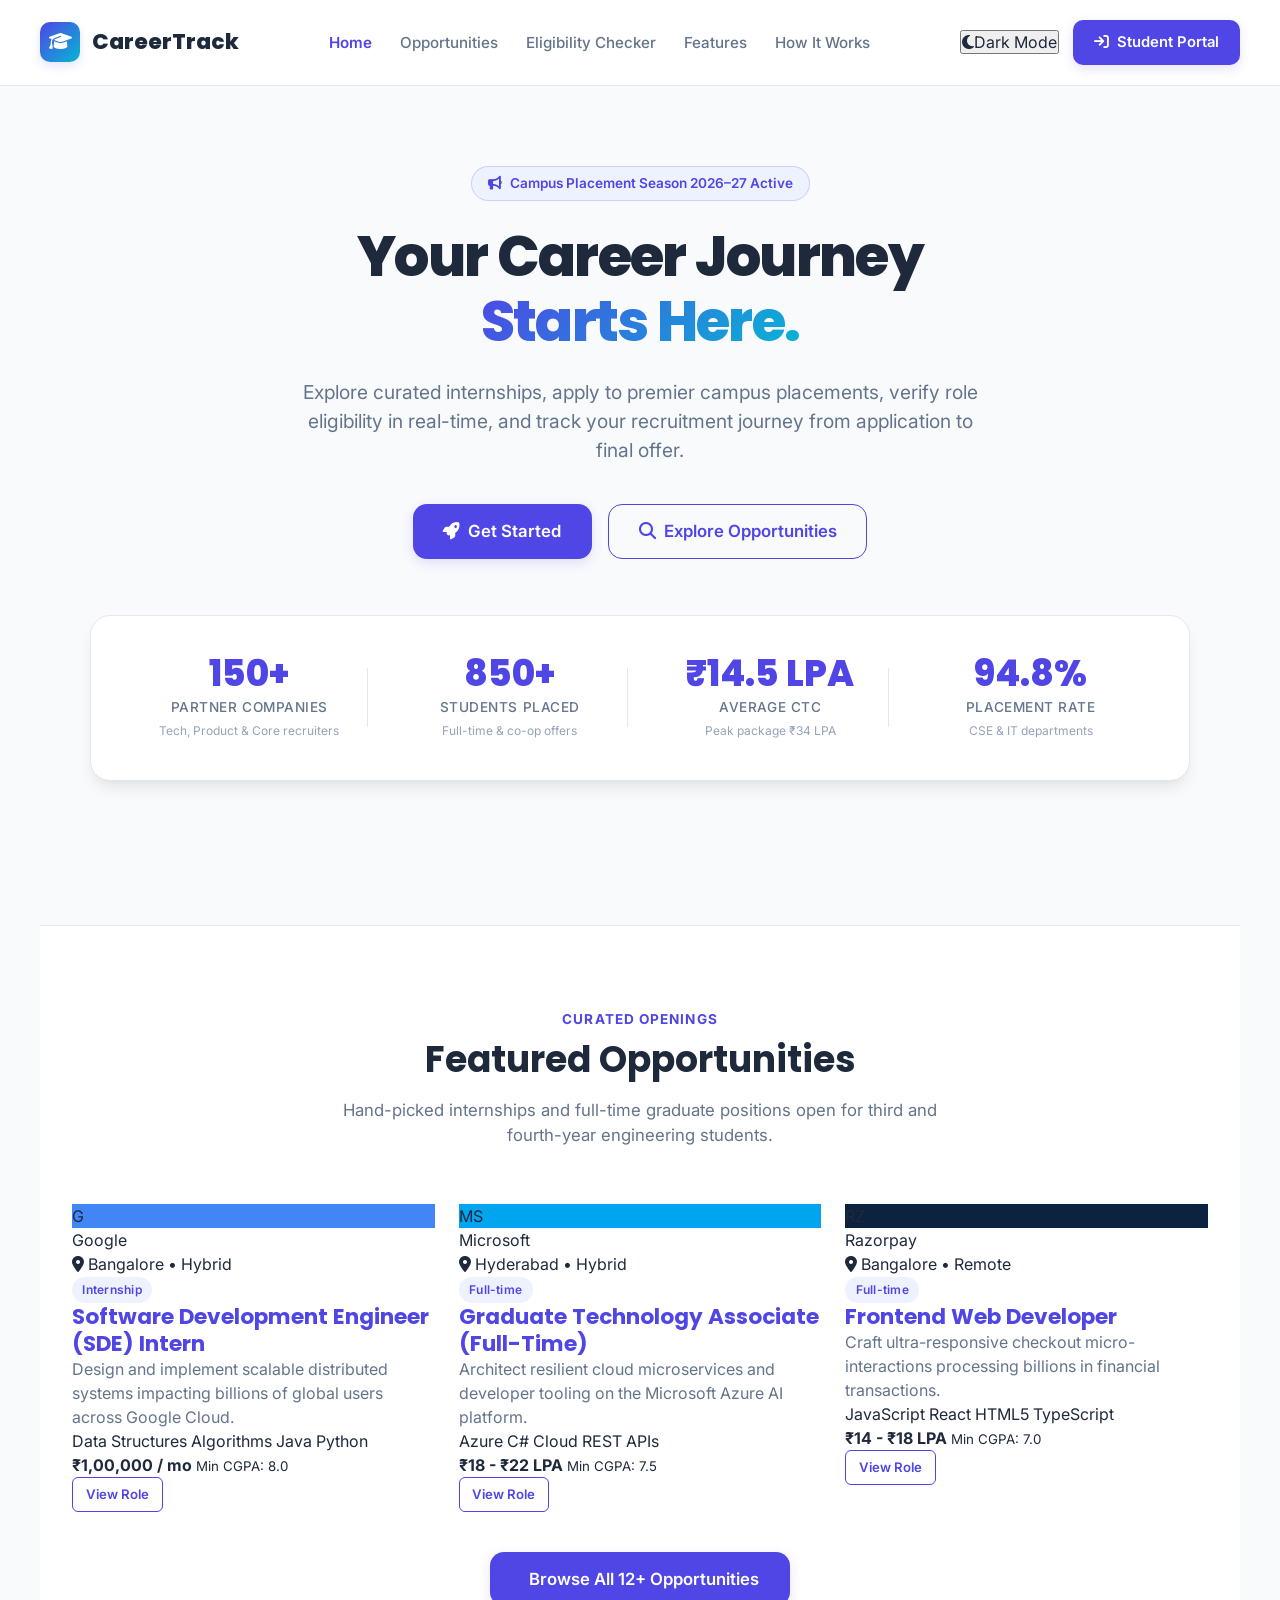
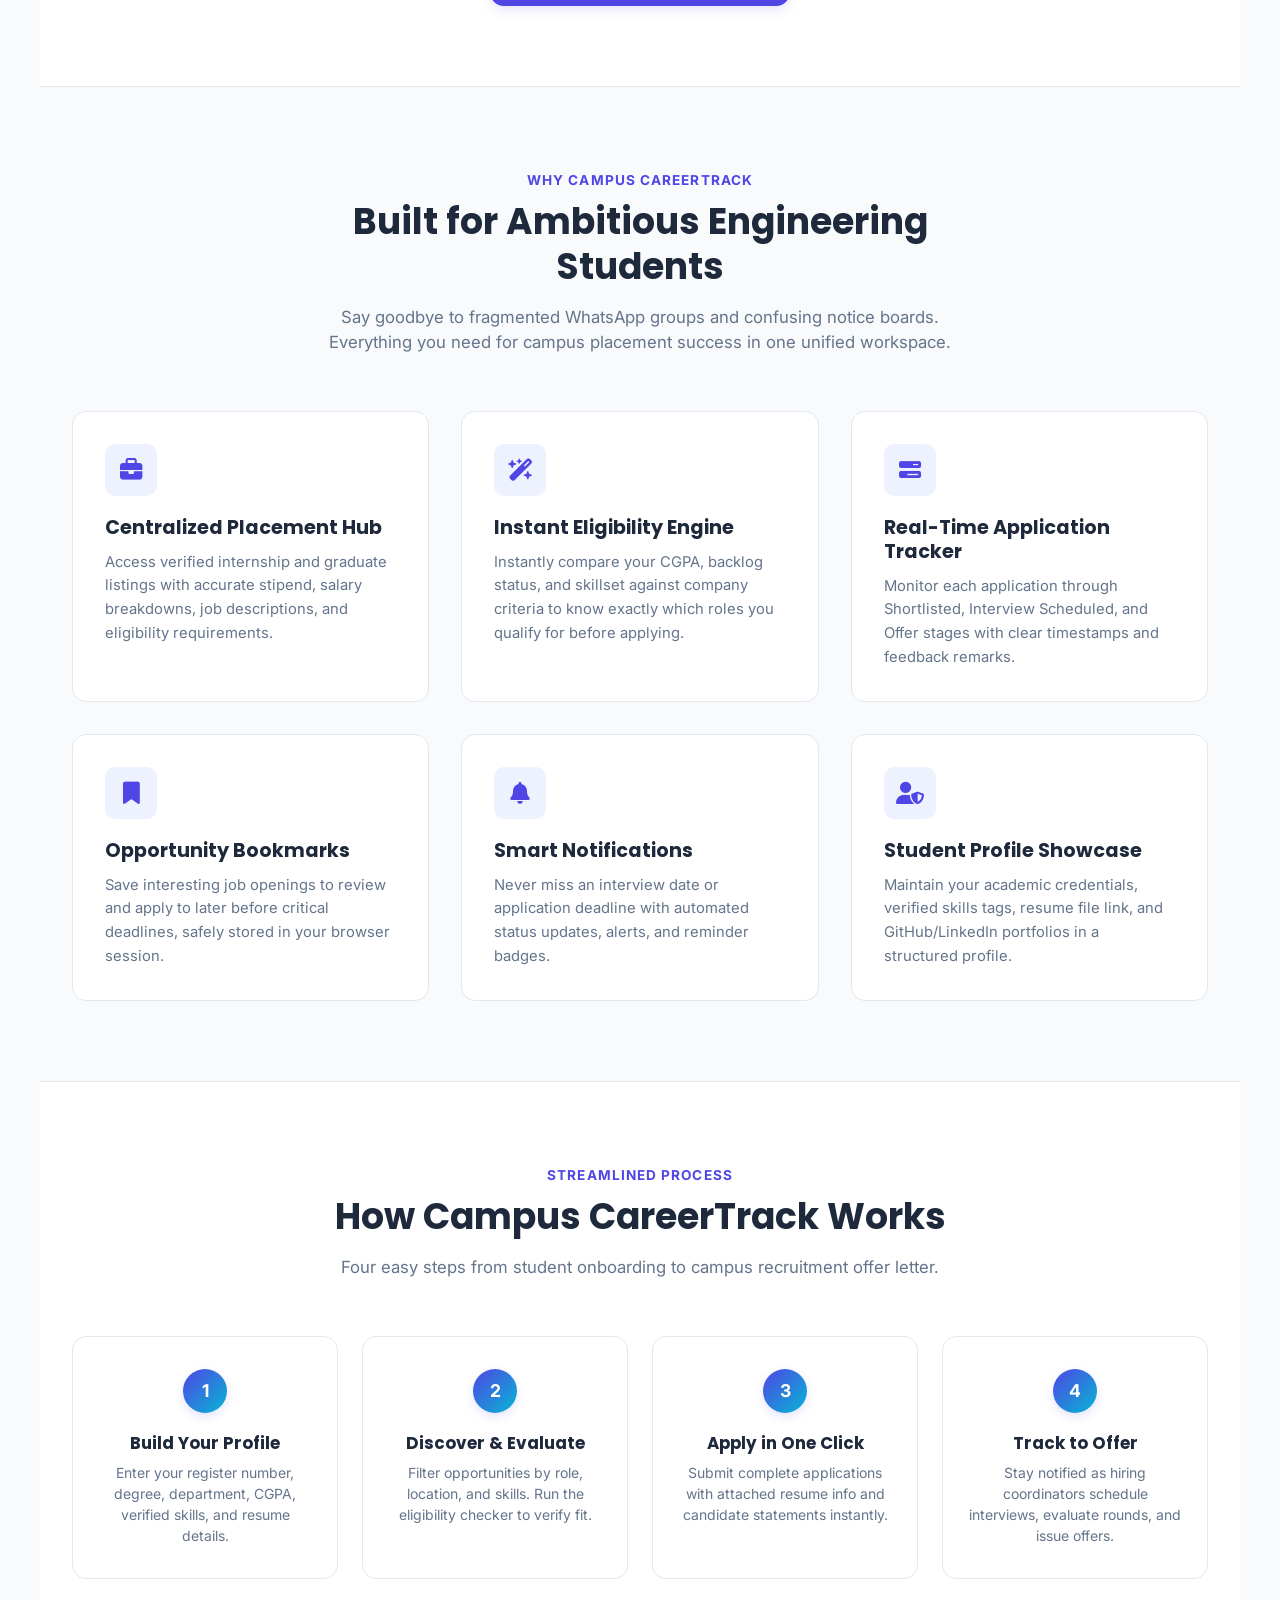
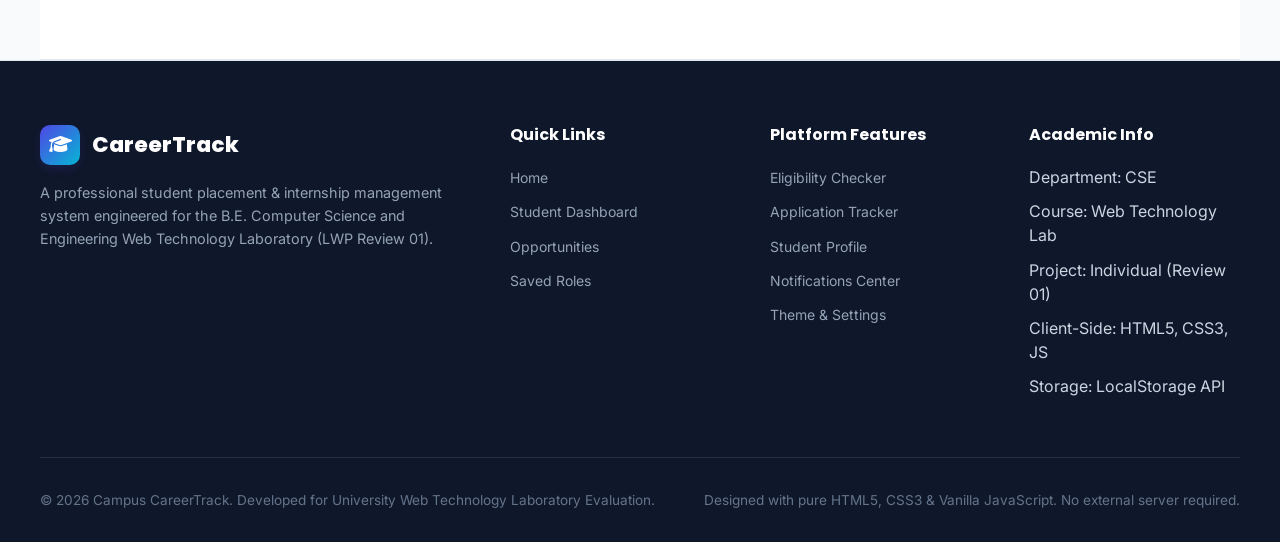
<file: index.html>
<!DOCTYPE html>
<html lang="en">
<head>
  <meta charset="UTF-8" />
  <meta name="viewport" content="width=device-width, initial-scale=1.0" />
  <meta name="description" content="Campus CareerTrack - A modern student placement and internship management system for university campuses." />
  <title>Campus CareerTrack | Student Placement & Internship Portal</title>
  
  <!-- Google Fonts & Font Awesome Icons -->
  <link rel="preconnect" href="https://fonts.googleapis.com">
  <link rel="preconnect" href="https://fonts.gstatic.com" crossorigin>
  <link href="https://fonts.googleapis.com/css2?family=Inter:wght@400;500;600;700;800&family=Poppins:wght@600;700;800&display=swap" rel="stylesheet">
  <link rel="stylesheet" href="https://cdnjs.cloudflare.com/ajax/libs/font-awesome/6.5.1/css/all.min.css" integrity="sha512-DTOQO9RWCH3ppGqcWaEA1BIZOC6xxalwEsw9c2QQeAIftl+Vegovlnee1c9QX4TctnWMn13TZye+giMm8e2LwA==" crossorigin="anonymous" referrerpolicy="no-referrer" />
  
  <!-- CSS Stylesheets -->
  <link rel="stylesheet" href="css/style.css" />
  <link rel="stylesheet" href="css/responsive.css" />
</head>
<body>

  <!-- Landing Navigation Bar -->
  <header class="landing-navbar">
    <a href="index.html" class="brand-logo" aria-label="Campus CareerTrack Homepage">
      <div class="logo-icon"><i class="fa-solid fa-graduation-cap"></i></div>
      <span>CareerTrack</span>
    </a>

    <nav aria-label="Primary Navigation">
      <ul class="landing-nav-links">
        <li><a href="index.html" style="color: var(--primary); font-weight: 600;">Home</a></li>
        <li><a href="opportunities.html">Opportunities</a></li>
        <li><a href="eligibility.html">Eligibility Checker</a></li>
        <li><a href="#benefits">Features</a></li>
        <li><a href="#how-it-works">How It Works</a></li>
      </ul>
    </nav>

    <div class="landing-nav-actions">
      <button type="button" class="theme-toggle-btn" onclick="App.toggleTheme()" title="Toggle Light/Dark Theme">
        <i class="fa-solid fa-moon"></i><span class="theme-text">Theme</span>
      </button>
      <a href="dashboard.html" class="btn btn-primary">
        <i class="fa-solid fa-arrow-right-to-bracket"></i> Student Portal
      </a>
    </div>
  </header>

  <!-- Hero Section -->
  <main>
    <section class="hero-section">
      <div class="hero-pill">
        <i class="fa-solid fa-bullhorn"></i> Campus Placement Season 2026–27 Active
      </div>
      <h1 class="hero-heading">
        Your Career Journey <br />
        <span class="text-gradient">Starts Here.</span>
      </h1>
      <p class="hero-description">
        Explore curated internships, apply to premier campus placements, verify role eligibility in real-time, and track your recruitment journey from application to final offer.
      </p>
      
      <div class="hero-cta-group">
        <a href="dashboard.html" class="btn btn-primary btn-lg">
          <i class="fa-solid fa-rocket"></i> Get Started
        </a>
        <a href="opportunities.html" class="btn btn-outline-primary btn-lg">
          <i class="fa-solid fa-magnifying-glass"></i> Explore Opportunities
        </a>
      </div>

      <!-- Platform Statistics Banner (Sample Data) -->
      <section class="platform-stats-banner" aria-label="Campus CareerTrack Demonstration Statistics">
        <div class="stat-item">
          <div class="stat-value">150+</div>
          <div class="stat-label">Partner Companies</div>
          <div class="stat-sublabel">Tech, Product & Core recruiters</div>
        </div>
        <div class="stat-item">
          <div class="stat-value">850+</div>
          <div class="stat-label">Students Placed</div>
          <div class="stat-sublabel">Full-time & co-op offers</div>
        </div>
        <div class="stat-item">
          <div class="stat-value">₹14.5 LPA</div>
          <div class="stat-label">Average CTC</div>
          <div class="stat-sublabel">Peak package ₹34 LPA</div>
        </div>
        <div class="stat-item">
          <div class="stat-value">94.8%</div>
          <div class="stat-label">Placement Rate</div>
          <div class="stat-sublabel">CSE & IT departments</div>
        </div>
      </section>
    </section>

    <!-- Featured Opportunities Section -->
    <section class="landing-section" style="background-color: var(--bg-surface); border-top: 1px solid var(--border-color); border-bottom: 1px solid var(--border-color);">
      <div class="section-header">
        <span class="section-tag">Curated Openings</span>
        <h2 class="section-title">Featured Opportunities</h2>
        <p class="section-subtitle">
          Hand-picked internships and full-time graduate positions open for third and fourth-year engineering students.
        </p>
      </div>

      <div class="opportunities-preview-grid" id="featuredOpportunitiesGrid">
        <!-- Rendered dynamically by script or static sample preview -->
        <article class="opportunity-card">
          <div class="opp-card-header">
            <div class="opp-company-meta">
              <div class="company-logo-badge" style="background-color: #4285F4;">G</div>
              <div>
                <span class="opp-company-name">Google</span>
                <div class="opp-location"><i class="fa-solid fa-location-dot"></i> Bangalore &bull; Hybrid</div>
              </div>
            </div>
            <span class="badge badge-primary">Internship</span>
          </div>
          <h3 class="opp-title"><a href="opportunity-details.html?id=opp-1">Software Development Engineer (SDE) Intern</a></h3>
          <p class="opp-desc">Design and implement scalable distributed systems impacting billions of global users across Google Cloud.</p>
          <div class="opp-skills-list">
            <span class="skill-tag">Data Structures</span>
            <span class="skill-tag">Algorithms</span>
            <span class="skill-tag">Java</span>
            <span class="skill-tag">Python</span>
          </div>
          <div class="opp-meta-footer">
            <div class="opp-stipend-box">
              <strong>₹1,00,000 / mo</strong>
              <small>Min CGPA: 8.0</small>
            </div>
            <a href="opportunity-details.html?id=opp-1" class="btn btn-sm btn-outline-primary">View Role</a>
          </div>
        </article>

        <article class="opportunity-card">
          <div class="opp-card-header">
            <div class="opp-company-meta">
              <div class="company-logo-badge" style="background-color: #00A4EF;">MS</div>
              <div>
                <span class="opp-company-name">Microsoft</span>
                <div class="opp-location"><i class="fa-solid fa-location-dot"></i> Hyderabad &bull; Hybrid</div>
              </div>
            </div>
            <span class="badge badge-primary">Full-time</span>
          </div>
          <h3 class="opp-title"><a href="opportunity-details.html?id=opp-2">Graduate Technology Associate (Full-Time)</a></h3>
          <p class="opp-desc">Architect resilient cloud microservices and developer tooling on the Microsoft Azure AI platform.</p>
          <div class="opp-skills-list">
            <span class="skill-tag">Azure</span>
            <span class="skill-tag">C#</span>
            <span class="skill-tag">Cloud</span>
            <span class="skill-tag">REST APIs</span>
          </div>
          <div class="opp-meta-footer">
            <div class="opp-stipend-box">
              <strong>₹18 - ₹22 LPA</strong>
              <small>Min CGPA: 7.5</small>
            </div>
            <a href="opportunity-details.html?id=opp-2" class="btn btn-sm btn-outline-primary">View Role</a>
          </div>
        </article>

        <article class="opportunity-card">
          <div class="opp-card-header">
            <div class="opp-company-meta">
              <div class="company-logo-badge" style="background-color: #0C2340;">RZ</div>
              <div>
                <span class="opp-company-name">Razorpay</span>
                <div class="opp-location"><i class="fa-solid fa-location-dot"></i> Bangalore &bull; Remote</div>
              </div>
            </div>
            <span class="badge badge-primary">Full-time</span>
          </div>
          <h3 class="opp-title"><a href="opportunity-details.html?id=opp-3">Frontend Web Developer</a></h3>
          <p class="opp-desc">Craft ultra-responsive checkout micro-interactions processing billions in financial transactions.</p>
          <div class="opp-skills-list">
            <span class="skill-tag">JavaScript</span>
            <span class="skill-tag">React</span>
            <span class="skill-tag">HTML5</span>
            <span class="skill-tag">TypeScript</span>
          </div>
          <div class="opp-meta-footer">
            <div class="opp-stipend-box">
              <strong>₹14 - ₹18 LPA</strong>
              <small>Min CGPA: 7.0</small>
            </div>
            <a href="opportunity-details.html?id=opp-3" class="btn btn-sm btn-outline-primary">View Role</a>
          </div>
        </article>
      </div>

      <div style="text-align: center; margin-top: 2.5rem;">
        <a href="opportunities.html" class="btn btn-primary btn-lg">
          <i class="fa-solid fa-grid-2"></i> Browse All 12+ Opportunities
        </a>
      </div>
    </section>

    <!-- Benefits Section -->
    <section class="landing-section" id="benefits">
      <div class="section-header">
        <span class="section-tag">Why Campus CareerTrack</span>
        <h2 class="section-title">Built for Ambitious Engineering Students</h2>
        <p class="section-subtitle">
          Say goodbye to fragmented WhatsApp groups and confusing notice boards. Everything you need for campus placement success in one unified workspace.
        </p>
      </div>

      <div class="benefits-grid">
        <div class="benefit-card">
          <div class="benefit-icon"><i class="fa-solid fa-briefcase"></i></div>
          <h3 class="benefit-title">Centralized Placement Hub</h3>
          <p class="benefit-desc">
            Access verified internship and graduate listings with accurate stipend, salary breakdowns, job descriptions, and eligibility requirements.
          </p>
        </div>

        <div class="benefit-card">
          <div class="benefit-icon"><i class="fa-solid fa-wand-magic-sparkles"></i></div>
          <h3 class="benefit-title">Instant Eligibility Engine</h3>
          <p class="benefit-desc">
            Instantly compare your CGPA, backlog status, and skillset against company criteria to know exactly which roles you qualify for before applying.
          </p>
        </div>

        <div class="benefit-card">
          <div class="benefit-icon"><i class="fa-solid fa-bars-progress"></i></div>
          <h3 class="benefit-title">Real-Time Application Tracker</h3>
          <p class="benefit-desc">
            Monitor each application through Shortlisted, Interview Scheduled, and Offer stages with clear timestamps and feedback remarks.
          </p>
        </div>

        <div class="benefit-card">
          <div class="benefit-icon"><i class="fa-solid fa-bookmark"></i></div>
          <h3 class="benefit-title">Opportunity Bookmarks</h3>
          <p class="benefit-desc">
            Save interesting job openings to review and apply to later before critical deadlines, safely stored in your browser session.
          </p>
        </div>

        <div class="benefit-card">
          <div class="benefit-icon"><i class="fa-solid fa-bell"></i></div>
          <h3 class="benefit-title">Smart Notifications</h3>
          <p class="benefit-desc">
            Never miss an interview date or application deadline with automated status updates, alerts, and reminder badges.
          </p>
        </div>

        <div class="benefit-card">
          <div class="benefit-icon"><i class="fa-solid fa-user-shield"></i></div>
          <h3 class="benefit-title">Student Profile Showcase</h3>
          <p class="benefit-desc">
            Maintain your academic credentials, verified skills tags, resume file link, and GitHub/LinkedIn portfolios in a structured profile.
          </p>
        </div>
      </div>
    </section>

    <!-- How It Works Section -->
    <section class="landing-section" id="how-it-works" style="background-color: var(--bg-surface); border-top: 1px solid var(--border-color); border-bottom: 1px solid var(--border-color);">
      <div class="section-header">
        <span class="section-tag">Streamlined Process</span>
        <h2 class="section-title">How Campus CareerTrack Works</h2>
        <p class="section-subtitle">
          Four easy steps from student onboarding to campus recruitment offer letter.
        </p>
      </div>

      <div class="how-it-works-steps">
        <div class="step-card">
          <div class="step-number">1</div>
          <h3 class="step-title">Build Your Profile</h3>
          <p class="step-desc">Enter your register number, degree, department, CGPA, verified skills, and resume details.</p>
        </div>

        <div class="step-card">
          <div class="step-number">2</div>
          <h3 class="step-title">Discover & Evaluate</h3>
          <p class="step-desc">Filter opportunities by role, location, and skills. Run the eligibility checker to verify fit.</p>
        </div>

        <div class="step-card">
          <div class="step-number">3</div>
          <h3 class="step-title">Apply in One Click</h3>
          <p class="step-desc">Submit complete applications with attached resume info and candidate statements instantly.</p>
        </div>

        <div class="step-card">
          <div class="step-number">4</div>
          <h3 class="step-title">Track to Offer</h3>
          <p class="step-desc">Stay notified as hiring coordinators schedule interviews, evaluate rounds, and issue offers.</p>
        </div>
      </div>
    </section>
  </main>

  <!-- Footer -->
  <footer class="landing-footer">
    <div class="footer-inner">
      <div class="footer-brand">
        <a href="index.html" class="brand-logo">
          <div class="logo-icon"><i class="fa-solid fa-graduation-cap"></i></div>
          <span>CareerTrack</span>
        </a>
        <p>
          A professional student placement & internship management system engineered for the B.E. Computer Science and Engineering Web Technology Laboratory (LWP Review 01).
        </p>
      </div>

      <div class="footer-col">
        <h5>Quick Links</h5>
        <ul>
          <li><a href="index.html">Home</a></li>
          <li><a href="dashboard.html">Student Dashboard</a></li>
          <li><a href="opportunities.html">Opportunities</a></li>
          <li><a href="saved-opportunities.html">Saved Roles</a></li>
        </ul>
      </div>

      <div class="footer-col">
        <h5>Platform Features</h5>
        <ul>
          <li><a href="eligibility.html">Eligibility Checker</a></li>
          <li><a href="applications.html">Application Tracker</a></li>
          <li><a href="profile.html">Student Profile</a></li>
          <li><a href="notifications.html">Notifications Center</a></li>
          <li><a href="settings.html">Theme & Settings</a></li>
        </ul>
      </div>

      <div class="footer-col">
        <h5>Academic Info</h5>
        <ul>
          <li>Department: CSE</li>
          <li>Course: Web Technology Lab</li>
          <li>Project: Individual (Review 01)</li>
          <li>Client-Side: HTML5, CSS3, JS</li>
          <li>Storage: LocalStorage API</li>
        </ul>
      </div>
    </div>

    <div class="footer-bottom">
      <div>&copy; 2026 Campus CareerTrack. Developed for University Web Technology Laboratory Evaluation.</div>
      <div>Designed with pure HTML5, CSS3 & Vanilla JavaScript. No external server required.</div>
    </div>
  </footer>

  <!-- Core JavaScript Libraries -->
  <script src="js/storage.js"></script>
  <script src="js/app.js"></script>
</body>
</html>
</file>
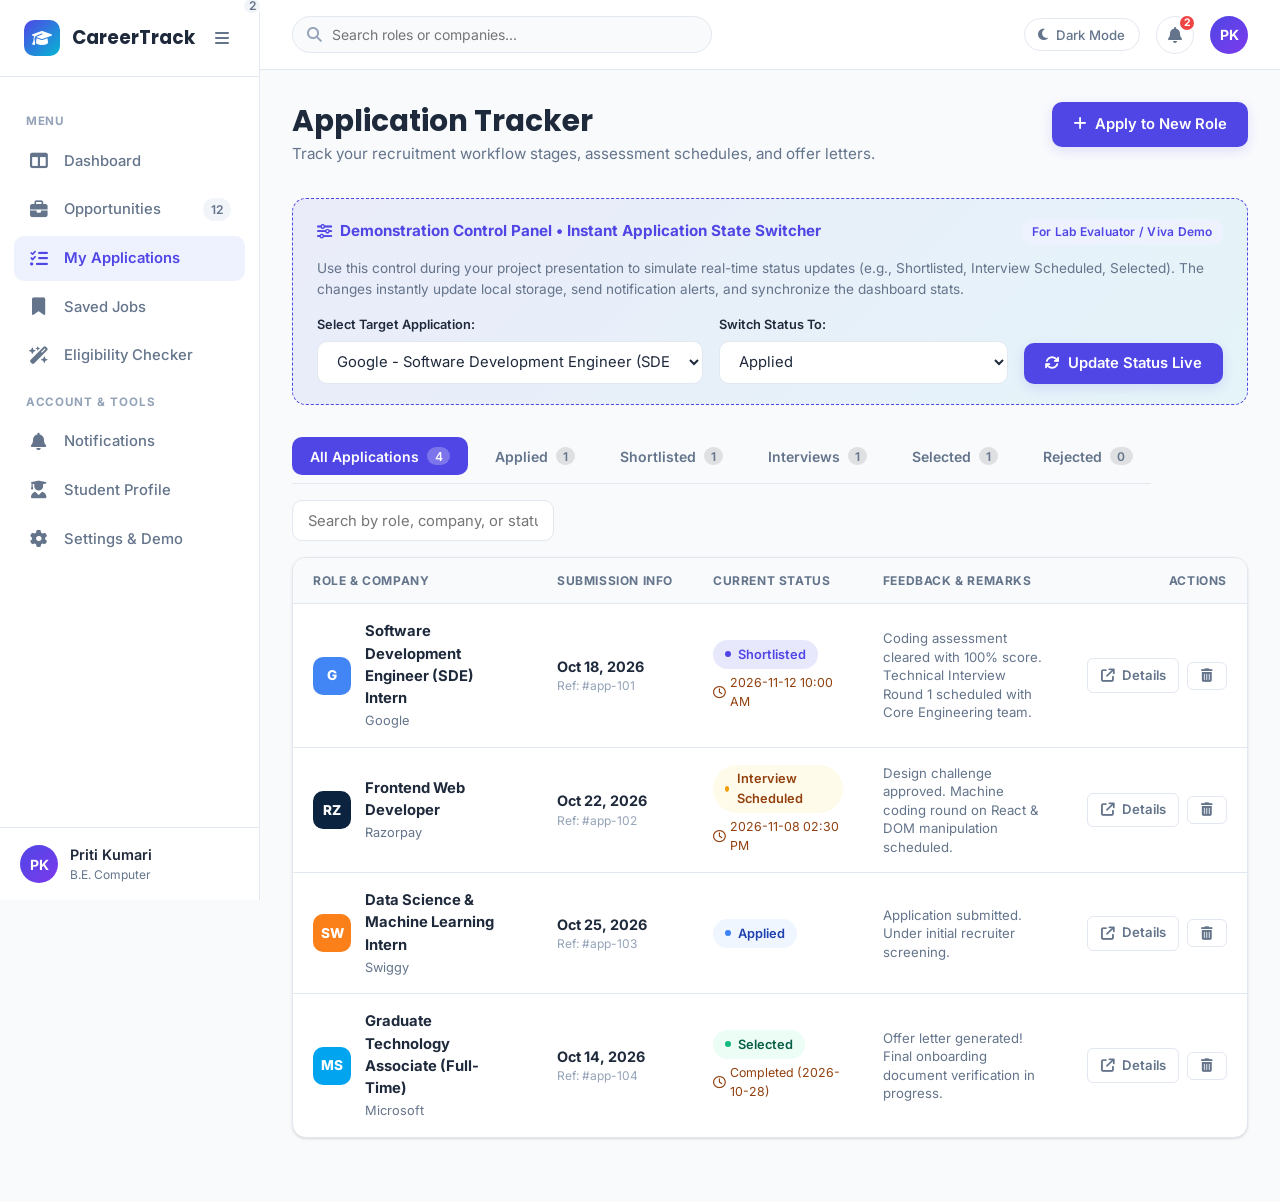
<file: applications.html>
<!DOCTYPE html>
<html lang="en">
<head>
  <meta charset="UTF-8" />
  <meta name="viewport" content="width=device-width, initial-scale=1.0" />
  <title>Application Tracker | Campus CareerTrack</title>
  
  <!-- Fonts & Icons -->
  <link rel="preconnect" href="https://fonts.googleapis.com">
  <link rel="preconnect" href="https://fonts.gstatic.com" crossorigin>
  <link href="https://fonts.googleapis.com/css2?family=Inter:wght@400;500;600;700;800&family=Poppins:wght@600;700;800&display=swap" rel="stylesheet">
  <link rel="stylesheet" href="https://cdnjs.cloudflare.com/ajax/libs/font-awesome/6.5.1/css/all.min.css" crossorigin="anonymous" referrerpolicy="no-referrer" />
  
  <!-- CSS Stylesheets -->
  <link rel="stylesheet" href="css/style.css" />
  <link rel="stylesheet" href="css/dashboard.css" />
  <link rel="stylesheet" href="css/responsive.css" />
</head>
<body>

  <div class="app-container">
    <div class="sidebar-overlay" id="sidebarOverlay"></div>

    <!-- Collapsible Sidebar -->
    <aside class="sidebar" id="appSidebar">
      <div class="sidebar-header">
        <a href="index.html" class="sidebar-brand">
          <div class="logo-icon"><i class="fa-solid fa-graduation-cap"></i></div>
          <span>CareerTrack</span>
        </a>
        <button type="button" class="sidebar-collapse-btn" id="sidebarCollapseBtn" title="Collapse sidebar">
          <i class="fa-solid fa-bars"></i>
        </button>
      </div>

      <div class="sidebar-nav-container">
        <div class="nav-section-title">Menu</div>
        <ul class="sidebar-nav">
          <li>
            <a href="dashboard.html" class="nav-item">
              <i class="fa-solid fa-table-columns"></i>
              <span class="nav-text">Dashboard</span>
            </a>
          </li>
          <li>
            <a href="opportunities.html" class="nav-item">
              <i class="fa-solid fa-briefcase"></i>
              <span class="nav-text">Opportunities</span>
              <span class="nav-badge">12</span>
            </a>
          </li>
          <li>
            <a href="applications.html" class="nav-item active">
              <i class="fa-solid fa-list-check"></i>
              <span class="nav-text">My Applications</span>
            </a>
          </li>
          <li>
            <a href="saved-opportunities.html" class="nav-item">
              <i class="fa-solid fa-bookmark"></i>
              <span class="nav-text">Saved Jobs</span>
            </a>
          </li>
          <li>
            <a href="eligibility.html" class="nav-item">
              <i class="fa-solid fa-wand-magic-sparkles"></i>
              <span class="nav-text">Eligibility Checker</span>
            </a>
          </li>
        </ul>

        <div class="nav-section-title">Account & Tools</div>
        <ul class="sidebar-nav">
          <li>
            <a href="notifications.html" class="nav-item">
              <i class="fa-solid fa-bell"></i>
              <span class="nav-text">Notifications</span>
              <span class="nav-badge notification-badge" style="display: none;">0</span>
            </a>
          </li>
          <li>
            <a href="profile.html" class="nav-item">
              <i class="fa-solid fa-user-graduate"></i>
              <span class="nav-text">Student Profile</span>
            </a>
          </li>
          <li>
            <a href="settings.html" class="nav-item">
              <i class="fa-solid fa-gear"></i>
              <span class="nav-text">Settings & Demo</span>
            </a>
          </li>
        </ul>
      </div>

      <div class="sidebar-footer">
        <a href="profile.html" class="sidebar-user-card" title="View Profile">
          <div class="avatar user-avatar-display">PK</div>
          <div class="user-meta">
            <div class="user-name-display">Priti Kumari</div>
            <div class="user-role-display">B.E. CSE Student</div>
          </div>
        </a>
      </div>
    </aside>

    <!-- Main Content Area -->
    <div class="main-content-wrapper">
      <header class="topbar">
        <div class="topbar-left">
          <button type="button" class="mobile-menu-btn" id="mobileMenuToggle" aria-label="Open menu">
            <i class="fa-solid fa-bars"></i>
          </button>
          
          <div class="topbar-search">
            <i class="fa-solid fa-magnifying-glass"></i>
            <input type="text" class="global-search-input" placeholder="Search roles or companies..." />
          </div>
        </div>

        <div class="topbar-right">
          <button type="button" class="theme-toggle-btn" onclick="App.toggleTheme()">
            <i class="fa-solid fa-moon"></i><span class="theme-text">Dark Mode</span>
          </button>

          <a href="notifications.html" class="topbar-action-btn" title="Notifications">
            <i class="fa-solid fa-bell"></i>
            <span class="notification-badge" style="display: none;">0</span>
          </a>

          <a href="profile.html" class="avatar user-avatar-display" title="Student Profile">PK</a>
        </div>
      </header>

      <main class="page-container">
        <!-- Header -->
        <div class="page-header">
          <div>
            <h1 class="page-title">Application Tracker</h1>
            <p class="page-subtitle">Track your recruitment workflow stages, assessment schedules, and offer letters.</p>
          </div>
          <div>
            <a href="opportunities.html" class="btn btn-primary">
              <i class="fa-solid fa-plus"></i> Apply to New Role
            </a>
          </div>
        </div>

        <!-- Review 01 Demonstration Management Panel -->
        <section class="demo-management-panel" aria-label="Faculty Demonstration Tool">
          <div class="demo-panel-header">
            <div class="demo-panel-title">
              <i class="fa-solid fa-sliders"></i>
              <span>Demonstration Control Panel &bull; Instant Application State Switcher</span>
            </div>
            <span class="badge badge-primary">For Lab Evaluator / Viva Demo</span>
          </div>
          <p style="font-size: 0.85rem; color: var(--text-muted); margin-bottom: 1rem;">
            Use this control during your project presentation to simulate real-time status updates (e.g., Shortlisted, Interview Scheduled, Selected). The changes instantly update local storage, send notification alerts, and synchronize the dashboard stats.
          </p>

          <form id="demoStatusSwitcherForm" class="demo-control-row">
            <div>
              <label for="demoApplicationSelect" class="form-label" style="font-size: 0.8rem;">Select Target Application:</label>
              <select id="demoApplicationSelect" class="form-select">
                <!-- Populated dynamically -->
              </select>
            </div>

            <div>
              <label for="demoNewStatusSelect" class="form-label" style="font-size: 0.8rem;">Switch Status To:</label>
              <select id="demoNewStatusSelect" class="form-select">
                <option value="Applied">Applied</option>
                <option value="Shortlisted">Shortlisted</option>
                <option value="Interview Scheduled">Interview Scheduled</option>
                <option value="Selected">Selected (Offer Letter)</option>
                <option value="Rejected">Rejected</option>
              </select>
            </div>

            <div style="align-self: flex-end;">
              <button type="submit" class="btn btn-primary" id="demoUpdateBtn" style="width: 100%;">
                <i class="fa-solid fa-arrows-rotate"></i> Update Status Live
              </button>
            </div>
          </form>
        </section>

        <!-- Status Filter Tabs & Search -->
        <div style="display: flex; align-items: center; justify-content: space-between; flex-wrap: wrap; gap: 1rem; margin-bottom: 1rem;">
          <nav class="status-nav-tabs" aria-label="Filter applications by status" style="margin-bottom: 0;">
            <button type="button" class="status-tab-btn active" data-status="all">
              All Applications <span class="tab-count" data-tab-count="all">4</span>
            </button>
            <button type="button" class="status-tab-btn" data-status="Applied">
              Applied <span class="tab-count" data-tab-count="Applied">1</span>
            </button>
            <button type="button" class="status-tab-btn" data-status="Shortlisted">
              Shortlisted <span class="tab-count" data-tab-count="Shortlisted">1</span>
            </button>
            <button type="button" class="status-tab-btn" data-status="Interview Scheduled">
              Interviews <span class="tab-count" data-tab-count="Interview Scheduled">1</span>
            </button>
            <button type="button" class="status-tab-btn" data-status="Selected">
              Selected <span class="tab-count" data-tab-count="Selected">1</span>
            </button>
            <button type="button" class="status-tab-btn" data-status="Rejected">
              Rejected <span class="tab-count" data-tab-count="Rejected">0</span>
            </button>
          </nav>

          <div style="min-width: 250px;">
            <input type="text" id="applicationSearchInput" class="form-control" placeholder="Search by role, company, or status..." />
          </div>
        </div>

        <!-- Applications Table Panel -->
        <section class="dashboard-panel">
          <div class="table-responsive">
            <table class="data-table">
              <thead>
                <tr>
                  <th>Role & Company</th>
                  <th>Submission Info</th>
                  <th>Current Status</th>
                  <th>Feedback & Remarks</th>
                  <th style="text-align: right;">Actions</th>
                </tr>
              </thead>
              <tbody id="applicationsTableBody">
                <!-- Populated dynamically by js/applications.js -->
              </tbody>
            </table>
          </div>

          <!-- Empty State -->
          <div class="empty-state" id="applicationsEmptyState" style="display: none;">
            <div class="empty-icon"><i class="fa-regular fa-clipboard"></i></div>
            <h3>No Applications in this Category</h3>
            <p>You currently do not have any applications matching the selected status filter.</p>
            <a href="opportunities.html" class="btn btn-primary">Browse New Opportunities</a>
          </div>
        </section>
      </main>
    </div>
  </div>

  <!-- Scripts -->
  <script src="js/storage.js"></script>
  <script src="js/app.js"></script>
  <script src="js/applications.js"></script>
  <script>
    document.addEventListener('DOMContentLoaded', () => {
      ApplicationsController.init();
    });
  </script>
</body>
</html>
</file>
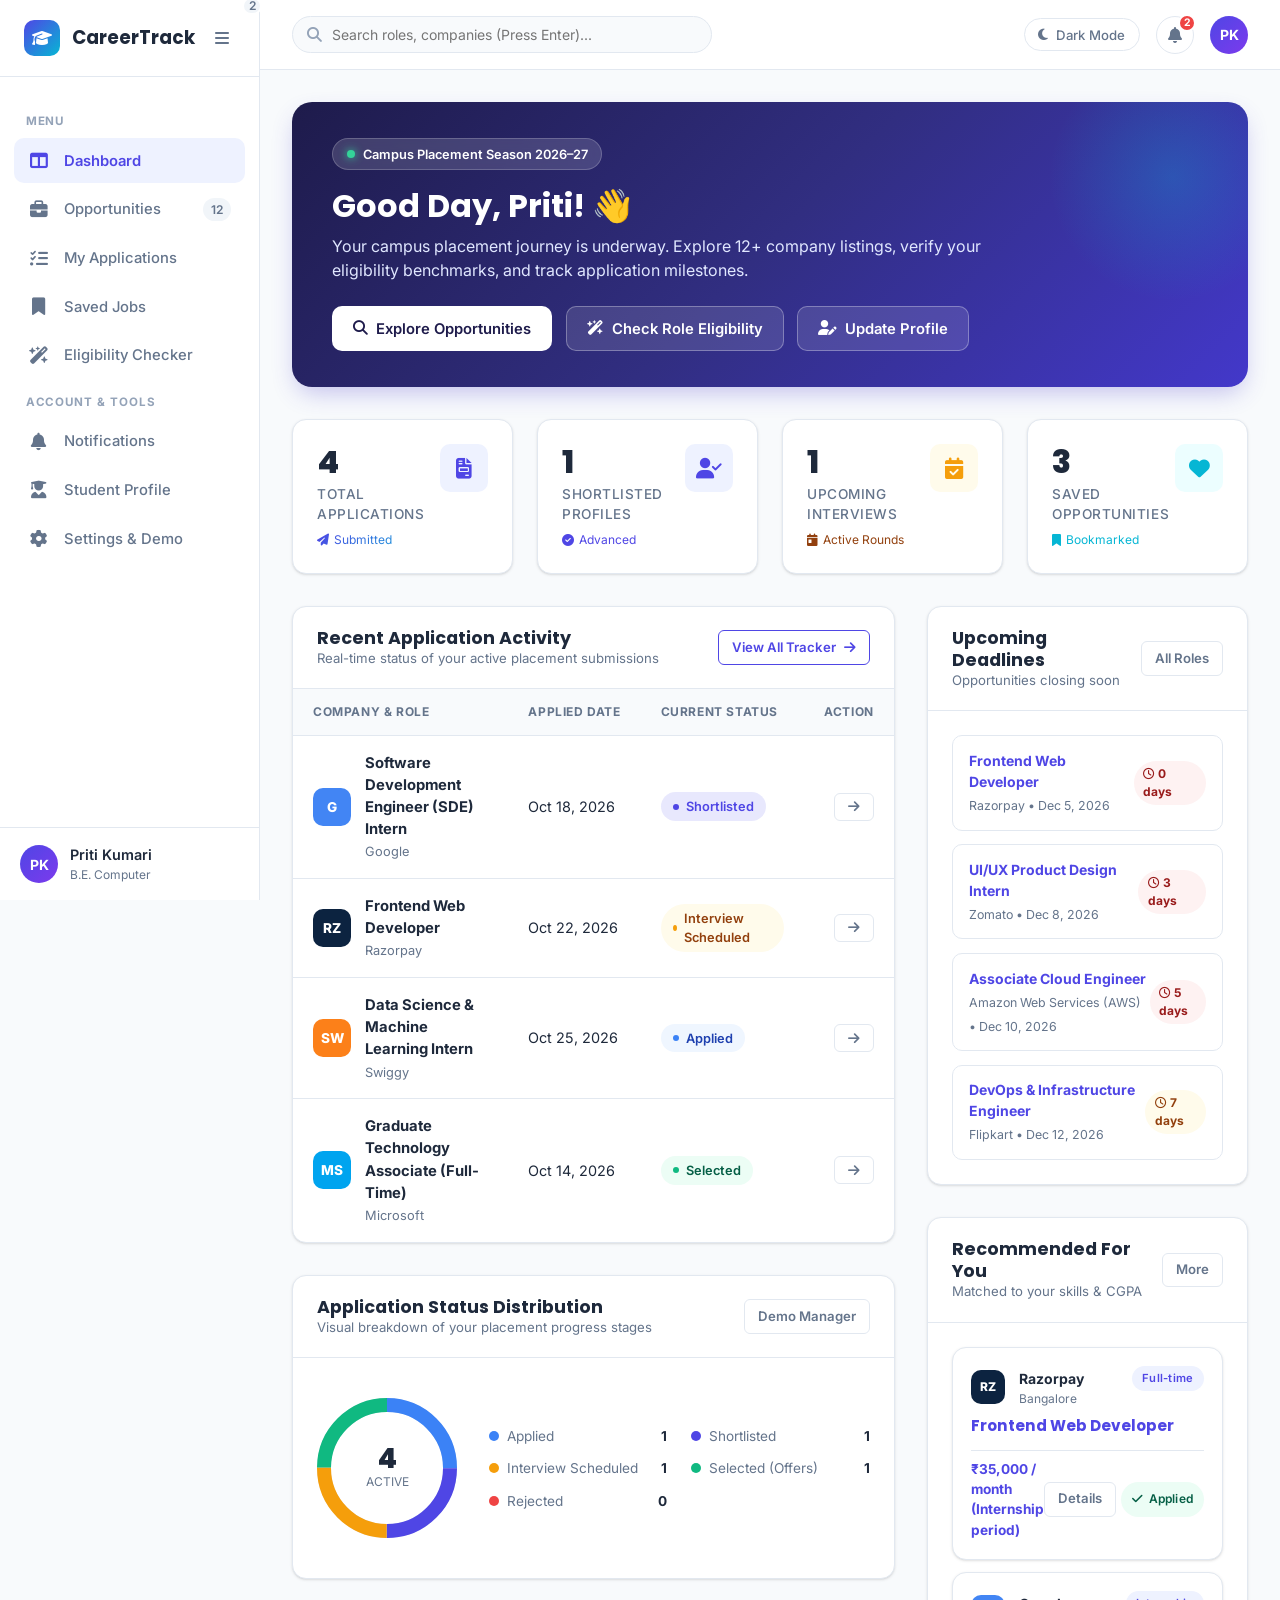
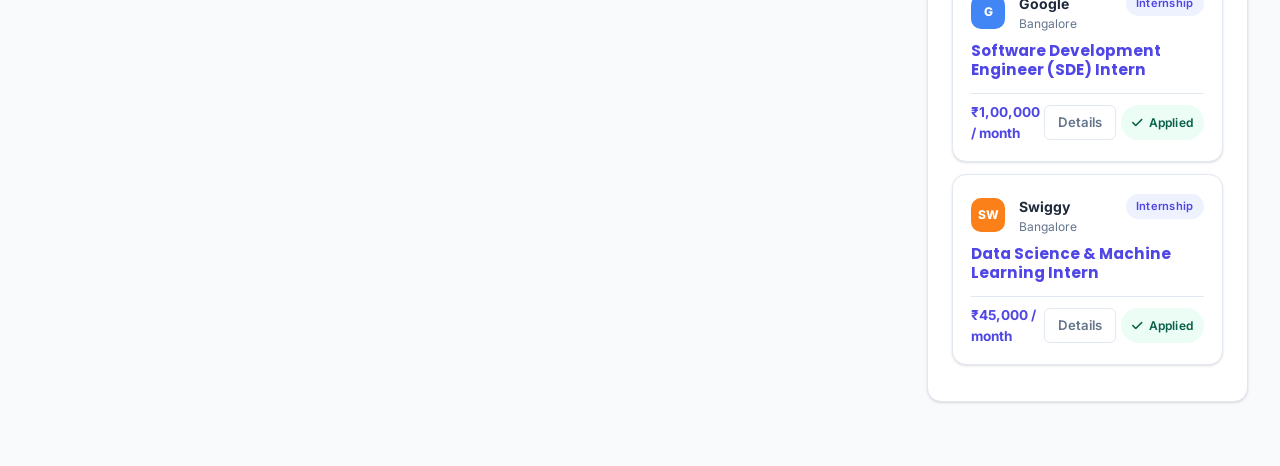
<file: dashboard.html>
<!DOCTYPE html>
<html lang="en">
<head>
  <meta charset="UTF-8" />
  <meta name="viewport" content="width=device-width, initial-scale=1.0" />
  <title>Student Dashboard | Campus CareerTrack</title>
  
  <!-- Fonts & Icons -->
  <link rel="preconnect" href="https://fonts.googleapis.com">
  <link rel="preconnect" href="https://fonts.gstatic.com" crossorigin>
  <link href="https://fonts.googleapis.com/css2?family=Inter:wght@400;500;600;700;800&family=Poppins:wght@600;700;800&display=swap" rel="stylesheet">
  <link rel="stylesheet" href="https://cdnjs.cloudflare.com/ajax/libs/font-awesome/6.5.1/css/all.min.css" crossorigin="anonymous" referrerpolicy="no-referrer" />
  
  <!-- CSS Stylesheets -->
  <link rel="stylesheet" href="css/style.css" />
  <link rel="stylesheet" href="css/dashboard.css" />
  <link rel="stylesheet" href="css/responsive.css" />
</head>
<body>

  <div class="app-container">
    <!-- Sidebar Overlay for mobile -->
    <div class="sidebar-overlay" id="sidebarOverlay"></div>

    <!-- Collapsible Sidebar -->
    <aside class="sidebar" id="appSidebar">
      <div class="sidebar-header">
        <a href="index.html" class="sidebar-brand">
          <div class="logo-icon"><i class="fa-solid fa-graduation-cap"></i></div>
          <span>CareerTrack</span>
        </a>
        <button type="button" class="sidebar-collapse-btn" id="sidebarCollapseBtn" title="Collapse sidebar">
          <i class="fa-solid fa-bars"></i>
        </button>
      </div>

      <div class="sidebar-nav-container">
        <div class="nav-section-title">Menu</div>
        <ul class="sidebar-nav">
          <li>
            <a href="dashboard.html" class="nav-item active">
              <i class="fa-solid fa-table-columns"></i>
              <span class="nav-text">Dashboard</span>
            </a>
          </li>
          <li>
            <a href="opportunities.html" class="nav-item">
              <i class="fa-solid fa-briefcase"></i>
              <span class="nav-text">Opportunities</span>
              <span class="nav-badge">12</span>
            </a>
          </li>
          <li>
            <a href="applications.html" class="nav-item">
              <i class="fa-solid fa-list-check"></i>
              <span class="nav-text">My Applications</span>
            </a>
          </li>
          <li>
            <a href="saved-opportunities.html" class="nav-item">
              <i class="fa-solid fa-bookmark"></i>
              <span class="nav-text">Saved Jobs</span>
            </a>
          </li>
          <li>
            <a href="eligibility.html" class="nav-item">
              <i class="fa-solid fa-wand-magic-sparkles"></i>
              <span class="nav-text">Eligibility Checker</span>
            </a>
          </li>
        </ul>

        <div class="nav-section-title">Account & Tools</div>
        <ul class="sidebar-nav">
          <li>
            <a href="notifications.html" class="nav-item">
              <i class="fa-solid fa-bell"></i>
              <span class="nav-text">Notifications</span>
              <span class="nav-badge notification-badge" style="display: none;">0</span>
            </a>
          </li>
          <li>
            <a href="profile.html" class="nav-item">
              <i class="fa-solid fa-user-graduate"></i>
              <span class="nav-text">Student Profile</span>
            </a>
          </li>
          <li>
            <a href="settings.html" class="nav-item">
              <i class="fa-solid fa-gear"></i>
              <span class="nav-text">Settings & Demo</span>
            </a>
          </li>
        </ul>
      </div>

      <!-- Sidebar User Footer -->
      <div class="sidebar-footer">
        <a href="profile.html" class="sidebar-user-card" title="View Profile">
          <div class="avatar user-avatar-display">PK</div>
          <div class="user-meta">
            <div class="user-name-display">Priti Kumari</div>
            <div class="user-role-display">B.E. CSE Student</div>
          </div>
        </a>
      </div>
    </aside>

    <!-- Main Content Wrapper -->
    <div class="main-content-wrapper">
      <!-- Topbar Navigation -->
      <header class="topbar">
        <div class="topbar-left">
          <button type="button" class="mobile-menu-btn" id="mobileMenuToggle" aria-label="Open navigation menu">
            <i class="fa-solid fa-bars"></i>
          </button>
          
          <div class="topbar-search">
            <i class="fa-solid fa-magnifying-glass"></i>
            <input type="text" class="global-search-input" placeholder="Search roles, companies (Press Enter)..." />
          </div>
        </div>

        <div class="topbar-right">
          <button type="button" class="theme-toggle-btn" onclick="App.toggleTheme()">
            <i class="fa-solid fa-moon"></i><span class="theme-text">Dark Mode</span>
          </button>

          <a href="notifications.html" class="topbar-action-btn" title="Notifications">
            <i class="fa-solid fa-bell"></i>
            <span class="notification-badge" style="display: none;">0</span>
          </a>

          <a href="profile.html" class="avatar user-avatar-display" title="Student Profile">PK</a>
        </div>
      </header>

      <!-- Dashboard Main Page Content -->
      <main class="page-container">
        <!-- Welcome Banner -->
        <section class="welcome-banner">
          <div class="welcome-content">
            <div class="welcome-chip">
              <span class="pulse-dot"></span> Campus Placement Season 2026–27
            </div>
            <h1>Good Day, <span id="dashWelcomeName">Priti</span>! 👋</h1>
            <p>
              Your campus placement journey is underway. Explore 12+ company listings, verify your eligibility benchmarks, and track application milestones.
            </p>
            <div class="welcome-actions">
              <a href="opportunities.html" class="btn btn-white">
                <i class="fa-solid fa-magnifying-glass"></i> Explore Opportunities
              </a>
              <a href="eligibility.html" class="btn btn-banner-outline">
                <i class="fa-solid fa-wand-magic-sparkles"></i> Check Role Eligibility
              </a>
              <a href="profile.html" class="btn btn-banner-outline">
                <i class="fa-solid fa-user-pen"></i> Update Profile
              </a>
            </div>
          </div>
        </section>

        <!-- Dynamic Statistics Cards -->
        <section class="stat-cards-grid" aria-label="Student Placement Statistics">
          <article class="stat-card">
            <div class="stat-card-info">
              <div class="stat-number" id="statTotalApplications">4</div>
              <div class="stat-label">Total Applications</div>
              <div class="stat-delta text-gradient"><i class="fa-solid fa-paper-plane"></i> Submitted</div>
            </div>
            <div class="stat-icon-wrapper stat-icon-indigo">
              <i class="fa-solid fa-file-invoice"></i>
            </div>
          </article>

          <article class="stat-card">
            <div class="stat-card-info">
              <div class="stat-number" id="statShortlisted">1</div>
              <div class="stat-label">Shortlisted Profiles</div>
              <div class="stat-delta" style="color: #4f46e5;"><i class="fa-solid fa-circle-check"></i> Advanced</div>
            </div>
            <div class="stat-icon-wrapper stat-icon-indigo">
              <i class="fa-solid fa-user-check"></i>
            </div>
          </article>

          <article class="stat-card">
            <div class="stat-card-info">
              <div class="stat-number" id="statInterviews">1</div>
              <div class="stat-label">Upcoming Interviews</div>
              <div class="stat-delta" style="color: var(--warning-text);"><i class="fa-solid fa-calendar-day"></i> Active Rounds</div>
            </div>
            <div class="stat-icon-wrapper stat-icon-amber">
              <i class="fa-solid fa-calendar-check"></i>
            </div>
          </article>

          <article class="stat-card">
            <div class="stat-card-info">
              <div class="stat-number" id="statSaved">3</div>
              <div class="stat-label">Saved Opportunities</div>
              <div class="stat-delta" style="color: var(--accent);"><i class="fa-solid fa-bookmark"></i> Bookmarked</div>
            </div>
            <div class="stat-icon-wrapper stat-icon-cyan">
              <i class="fa-solid fa-heart"></i>
            </div>
          </article>
        </section>

        <!-- Dashboard Main Grid (2 Column) -->
        <div class="dashboard-main-grid">
          <!-- Left Column -->
          <div class="dashboard-col-left">
            <!-- Recent Applications Panel -->
            <section class="dashboard-panel">
              <div class="panel-header">
                <div>
                  <h2 class="panel-title">Recent Application Activity</h2>
                  <p class="panel-subtitle">Real-time status of your active placement submissions</p>
                </div>
                <a href="applications.html" class="btn btn-sm btn-outline-primary">
                  View All Tracker <i class="fa-solid fa-arrow-right"></i>
                </a>
              </div>

              <div class="table-responsive">
                <table class="data-table">
                  <thead>
                    <tr>
                      <th>Company & Role</th>
                      <th>Applied Date</th>
                      <th>Current Status</th>
                      <th style="text-align: right;">Action</th>
                    </tr>
                  </thead>
                  <tbody id="recentApplicationsTableBody">
                    <!-- Populated dynamically -->
                  </tbody>
                </table>
              </div>

              <div class="empty-state" id="recentApplicationsEmptyState" style="display: none; padding: 2rem;">
                <div class="empty-icon"><i class="fa-regular fa-folder-open"></i></div>
                <h3>No Applications Yet</h3>
                <p>Browse open opportunities and submit your first application.</p>
                <a href="opportunities.html" class="btn btn-primary btn-sm">Browse Opportunities</a>
              </div>
            </section>

            <!-- Application Status Distribution Chart -->
            <section class="dashboard-panel">
              <div class="panel-header">
                <div>
                  <h2 class="panel-title">Application Status Distribution</h2>
                  <p class="panel-subtitle">Visual breakdown of your placement progress stages</p>
                </div>
                <a href="applications.html" class="btn btn-sm btn-outline-secondary">Demo Manager</a>
              </div>
              <div class="panel-body">
                <div class="status-chart-container">
                  <div class="chart-visual-wrapper" id="statusChartSvgBox">
                    <!-- Dynamic SVG Donut Chart -->
                  </div>

                  <div class="chart-legends-list">
                    <div class="legend-item">
                      <div class="legend-left">
                        <span class="legend-dot" style="background-color: #3b82f6;"></span>
                        <span>Applied</span>
                      </div>
                      <span class="legend-value" id="legendCountApplied">1</span>
                    </div>

                    <div class="legend-item">
                      <div class="legend-left">
                        <span class="legend-dot" style="background-color: #4f46e5;"></span>
                        <span>Shortlisted</span>
                      </div>
                      <span class="legend-value" id="legendCountShortlisted">1</span>
                    </div>

                    <div class="legend-item">
                      <div class="legend-left">
                        <span class="legend-dot" style="background-color: #f59e0b;"></span>
                        <span>Interview Scheduled</span>
                      </div>
                      <span class="legend-value" id="legendCountInterview">1</span>
                    </div>

                    <div class="legend-item">
                      <div class="legend-left">
                        <span class="legend-dot" style="background-color: #10b981;"></span>
                        <span>Selected (Offers)</span>
                      </div>
                      <span class="legend-value" id="legendCountSelected">1</span>
                    </div>

                    <div class="legend-item">
                      <div class="legend-left">
                        <span class="legend-dot" style="background-color: #ef4444;"></span>
                        <span>Rejected</span>
                      </div>
                      <span class="legend-value" id="legendCountRejected">0</span>
                    </div>
                  </div>
                </div>
              </div>
            </section>
          </div>

          <!-- Right Column -->
          <div class="dashboard-col-right">
            <!-- Upcoming Deadlines Panel -->
            <section class="dashboard-panel">
              <div class="panel-header">
                <div>
                  <h2 class="panel-title">Upcoming Deadlines</h2>
                  <p class="panel-subtitle">Opportunities closing soon</p>
                </div>
                <a href="opportunities.html" class="btn btn-sm btn-outline-secondary">All Roles</a>
              </div>
              <div class="panel-body">
                <div class="deadlines-list" id="upcomingDeadlinesContainer">
                  <!-- Populated dynamically -->
                </div>
              </div>
            </section>

            <!-- Recommended Opportunities Panel -->
            <section class="dashboard-panel">
              <div class="panel-header">
                <div>
                  <h2 class="panel-title">Recommended For You</h2>
                  <p class="panel-subtitle">Matched to your skills & CGPA</p>
                </div>
                <a href="opportunities.html" class="btn btn-sm btn-outline-secondary">More</a>
              </div>
              <div class="panel-body">
                <div id="recommendedOppsContainer">
                  <!-- Populated dynamically -->
                </div>
              </div>
            </section>
          </div>
        </div>
      </main>
    </div>
  </div>

  <!-- Scripts -->
  <script src="js/storage.js"></script>
  <script src="js/app.js"></script>
  <script src="js/dashboard.js"></script>
  <script>
    document.addEventListener('DOMContentLoaded', () => {
      DashboardController.init();
    });
  </script>
</body>
</html>
</file>
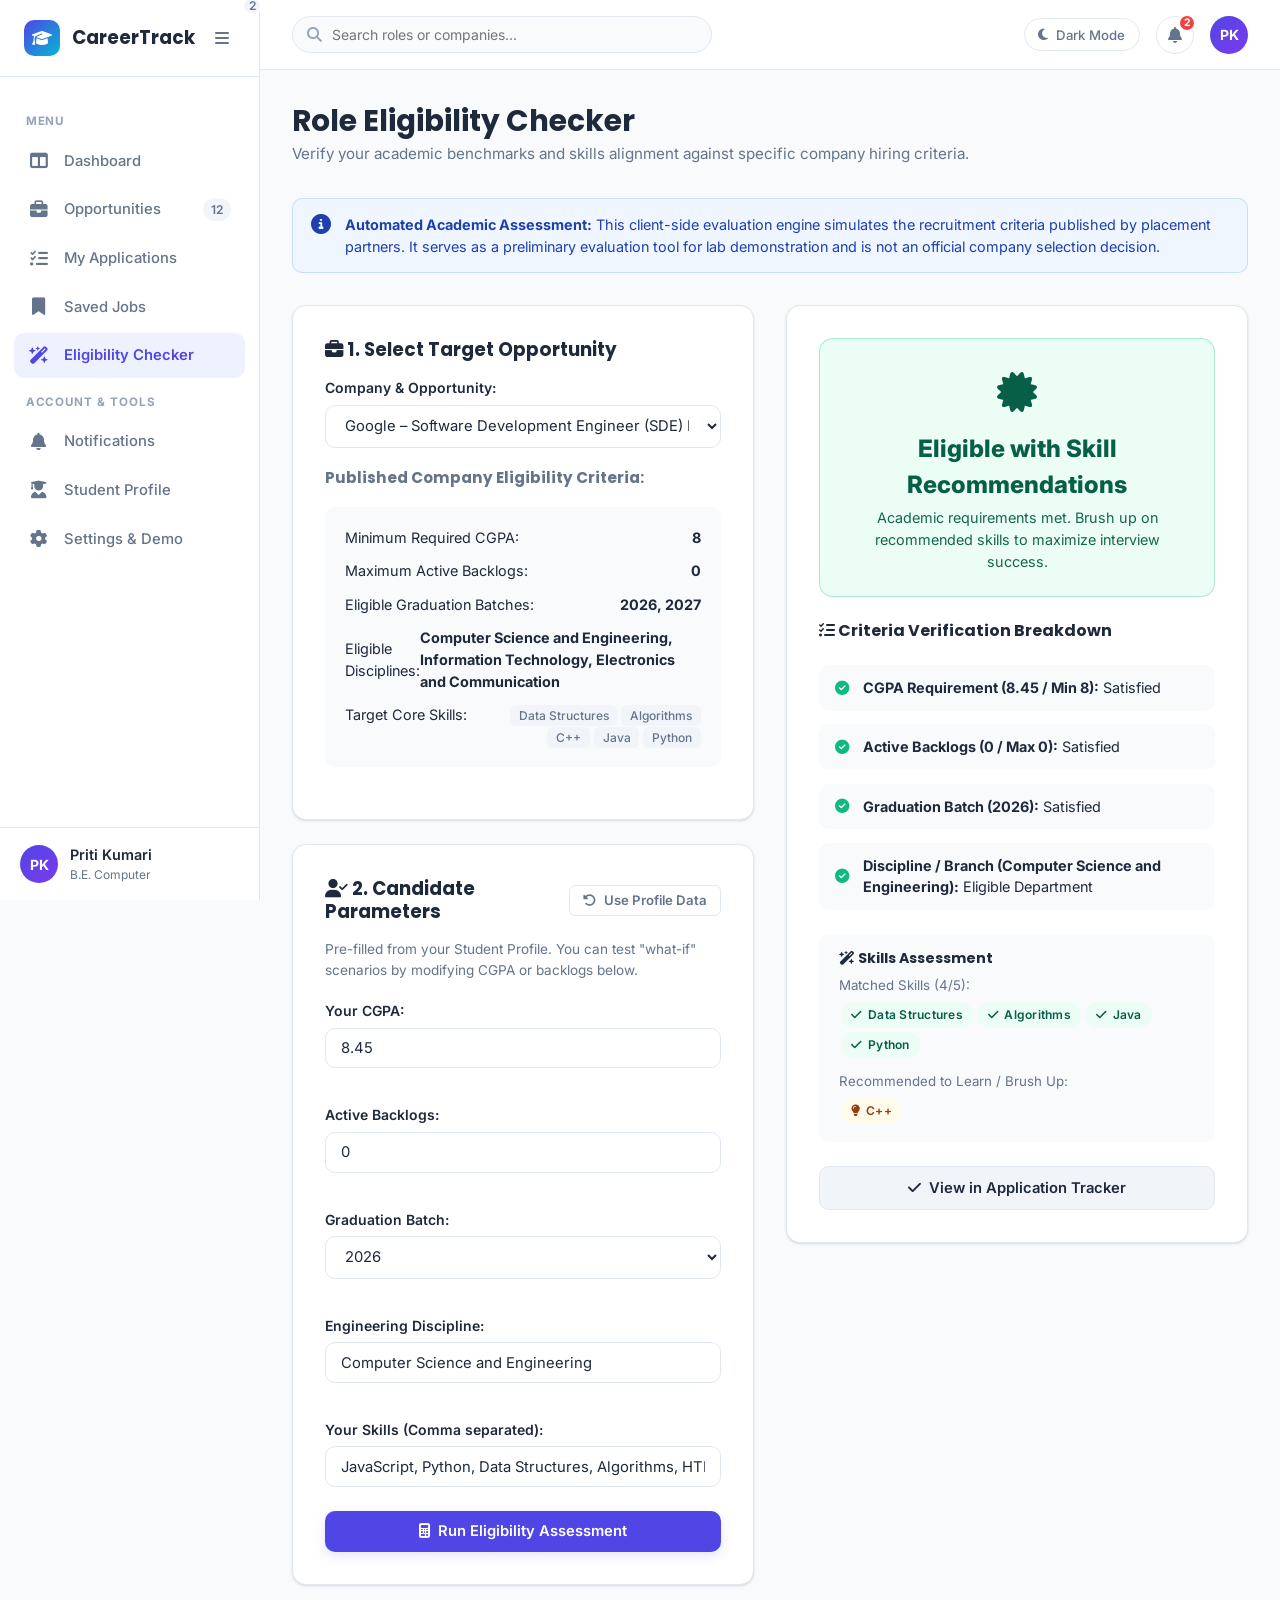
<file: eligibility.html>
<!DOCTYPE html>
<html lang="en">
<head>
  <meta charset="UTF-8" />
  <meta name="viewport" content="width=device-width, initial-scale=1.0" />
  <title>Role Eligibility Checker | Campus CareerTrack</title>
  
  <!-- Fonts & Icons -->
  <link rel="preconnect" href="https://fonts.googleapis.com">
  <link rel="preconnect" href="https://fonts.gstatic.com" crossorigin>
  <link href="https://fonts.googleapis.com/css2?family=Inter:wght@400;500;600;700;800&family=Poppins:wght@600;700;800&display=swap" rel="stylesheet">
  <link rel="stylesheet" href="https://cdnjs.cloudflare.com/ajax/libs/font-awesome/6.5.1/css/all.min.css" crossorigin="anonymous" referrerpolicy="no-referrer" />
  
  <!-- CSS Stylesheets -->
  <link rel="stylesheet" href="css/style.css" />
  <link rel="stylesheet" href="css/dashboard.css" />
  <link rel="stylesheet" href="css/responsive.css" />
</head>
<body>

  <div class="app-container">
    <div class="sidebar-overlay" id="sidebarOverlay"></div>

    <!-- Collapsible Sidebar -->
    <aside class="sidebar" id="appSidebar">
      <div class="sidebar-header">
        <a href="index.html" class="sidebar-brand">
          <div class="logo-icon"><i class="fa-solid fa-graduation-cap"></i></div>
          <span>CareerTrack</span>
        </a>
        <button type="button" class="sidebar-collapse-btn" id="sidebarCollapseBtn" title="Collapse sidebar">
          <i class="fa-solid fa-bars"></i>
        </button>
      </div>

      <div class="sidebar-nav-container">
        <div class="nav-section-title">Menu</div>
        <ul class="sidebar-nav">
          <li>
            <a href="dashboard.html" class="nav-item">
              <i class="fa-solid fa-table-columns"></i>
              <span class="nav-text">Dashboard</span>
            </a>
          </li>
          <li>
            <a href="opportunities.html" class="nav-item">
              <i class="fa-solid fa-briefcase"></i>
              <span class="nav-text">Opportunities</span>
              <span class="nav-badge">12</span>
            </a>
          </li>
          <li>
            <a href="applications.html" class="nav-item">
              <i class="fa-solid fa-list-check"></i>
              <span class="nav-text">My Applications</span>
            </a>
          </li>
          <li>
            <a href="saved-opportunities.html" class="nav-item">
              <i class="fa-solid fa-bookmark"></i>
              <span class="nav-text">Saved Jobs</span>
            </a>
          </li>
          <li>
            <a href="eligibility.html" class="nav-item active">
              <i class="fa-solid fa-wand-magic-sparkles"></i>
              <span class="nav-text">Eligibility Checker</span>
            </a>
          </li>
        </ul>

        <div class="nav-section-title">Account & Tools</div>
        <ul class="sidebar-nav">
          <li>
            <a href="notifications.html" class="nav-item">
              <i class="fa-solid fa-bell"></i>
              <span class="nav-text">Notifications</span>
              <span class="nav-badge notification-badge" style="display: none;">0</span>
            </a>
          </li>
          <li>
            <a href="profile.html" class="nav-item">
              <i class="fa-solid fa-user-graduate"></i>
              <span class="nav-text">Student Profile</span>
            </a>
          </li>
          <li>
            <a href="settings.html" class="nav-item">
              <i class="fa-solid fa-gear"></i>
              <span class="nav-text">Settings & Demo</span>
            </a>
          </li>
        </ul>
      </div>

      <div class="sidebar-footer">
        <a href="profile.html" class="sidebar-user-card" title="View Profile">
          <div class="avatar user-avatar-display">PK</div>
          <div class="user-meta">
            <div class="user-name-display">Priti Kumari</div>
            <div class="user-role-display">B.E. CSE Student</div>
          </div>
        </a>
      </div>
    </aside>

    <!-- Main Content Area -->
    <div class="main-content-wrapper">
      <header class="topbar">
        <div class="topbar-left">
          <button type="button" class="mobile-menu-btn" id="mobileMenuToggle" aria-label="Open menu">
            <i class="fa-solid fa-bars"></i>
          </button>
          
          <div class="topbar-search">
            <i class="fa-solid fa-magnifying-glass"></i>
            <input type="text" class="global-search-input" placeholder="Search roles or companies..." />
          </div>
        </div>

        <div class="topbar-right">
          <button type="button" class="theme-toggle-btn" onclick="App.toggleTheme()">
            <i class="fa-solid fa-moon"></i><span class="theme-text">Dark Mode</span>
          </button>

          <a href="notifications.html" class="topbar-action-btn" title="Notifications">
            <i class="fa-solid fa-bell"></i>
            <span class="notification-badge" style="display: none;">0</span>
          </a>

          <a href="profile.html" class="avatar user-avatar-display" title="Student Profile">PK</a>
        </div>
      </header>

      <main class="page-container">
        <!-- Header -->
        <div class="page-header">
          <div>
            <h1 class="page-title">Role Eligibility Checker</h1>
            <p class="page-subtitle">Verify your academic benchmarks and skills alignment against specific company hiring criteria.</p>
          </div>
        </div>

        <!-- Demonstration Disclaimer Alert -->
        <div class="alert alert-info" style="margin-bottom: 2rem;">
          <i class="fa-solid fa-circle-info" style="font-size: 1.25rem;"></i>
          <div>
            <strong>Automated Academic Assessment:</strong> This client-side evaluation engine simulates the recruitment criteria published by placement partners. It serves as a preliminary evaluation tool for lab demonstration and is not an official company selection decision.
          </div>
        </div>

        <!-- 2-Column Grid: Form & Results -->
        <div class="eligibility-container">
          <!-- Left Column: Input Form & Opportunity Benchmark -->
          <div>
            <div class="eligibility-card" style="margin-bottom: 1.5rem;">
              <h3 style="font-size: 1.15rem; margin-bottom: 1rem;"><i class="fa-solid fa-briefcase text-primary"></i> 1. Select Target Opportunity</h3>
              
              <div class="form-group">
                <label for="eligibilityOppSelect" class="form-label">Company & Opportunity:</label>
                <select id="eligibilityOppSelect" class="form-select">
                  <!-- Populated dynamically -->
                </select>
              </div>

              <!-- Company Benchmark Box -->
              <h4 style="font-size: 0.95rem; margin-top: 1.25rem; margin-bottom: 0.5rem; color: var(--text-muted);">
                Published Company Eligibility Criteria:
              </h4>
              <div class="criteria-list-box" id="companyBenchmarkBox">
                <!-- Injected dynamically -->
              </div>
            </div>

            <!-- Student Parameters Card -->
            <div class="eligibility-card">
              <div style="display: flex; align-items: center; justify-content: space-between; margin-bottom: 1rem;">
                <h3 style="font-size: 1.15rem; margin: 0;"><i class="fa-solid fa-user-check text-primary"></i> 2. Candidate Parameters</h3>
                <button type="button" class="btn btn-sm btn-outline-secondary" id="resetToProfileBtn" title="Reset to Student Profile data">
                  <i class="fa-solid fa-rotate-left"></i> Use Profile Data
                </button>
              </div>
              <p style="font-size: 0.85rem; color: var(--text-muted); margin-bottom: 1.25rem;">
                Pre-filled from your Student Profile. You can test &quot;what-if&quot; scenarios by modifying CGPA or backlogs below.
              </p>

              <form id="eligibilityEvalForm">
                <div class="form-grid">
                  <div class="form-group">
                    <label for="evalCGPA" class="form-label">Your CGPA:</label>
                    <input type="number" id="evalCGPA" class="form-control" step="0.01" min="0" max="10" required />
                  </div>

                  <div class="form-group">
                    <label for="evalBacklogs" class="form-label">Active Backlogs:</label>
                    <input type="number" id="evalBacklogs" class="form-control" min="0" required />
                  </div>

                  <div class="form-group">
                    <label for="evalGradYear" class="form-label">Graduation Batch:</label>
                    <select id="evalGradYear" class="form-select">
                      <option value="2026">2026</option>
                      <option value="2027">2027</option>
                      <option value="2028">2028</option>
                    </select>
                  </div>

                  <div class="form-group">
                    <label for="evalBranch" class="form-label">Engineering Discipline:</label>
                    <input type="text" id="evalBranch" class="form-control" />
                  </div>
                </div>

                <div class="form-group" style="margin-top: 1rem;">
                  <label for="evalSkills" class="form-label">Your Skills (Comma separated):</label>
                  <input type="text" id="evalSkills" class="form-control" />
                </div>

                <div style="margin-top: 1.5rem;">
                  <button type="submit" class="btn btn-primary" style="width: 100%;">
                    <i class="fa-solid fa-calculator"></i> Run Eligibility Assessment
                  </button>
                </div>
              </form>
            </div>
          </div>

          <!-- Right Column: Assessment Result Box -->
          <div>
            <div class="eligibility-card" id="eligibilityResultBox">
              <!-- Dynamically rendered by js/eligibility.js -->
            </div>
          </div>
        </div>
      </main>
    </div>
  </div>

  <!-- Scripts -->
  <script src="js/storage.js"></script>
  <script src="js/app.js"></script>
  <script src="js/eligibility.js"></script>
  <script>
    document.addEventListener('DOMContentLoaded', () => {
      EligibilityController.init();
    });
  </script>
</body>
</html>
</file>
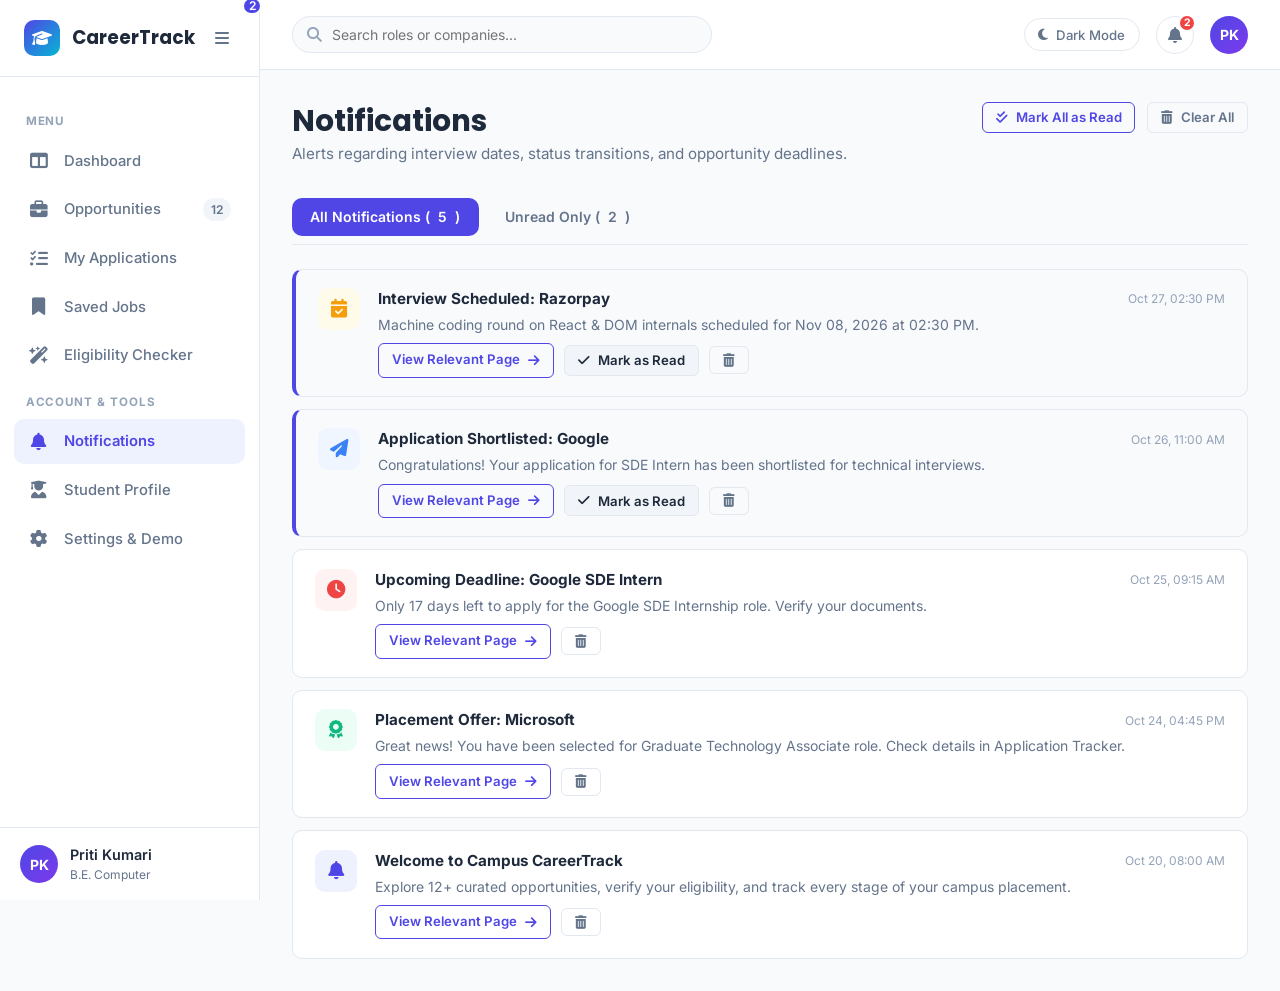
<file: notifications.html>
<!DOCTYPE html>
<html lang="en">
<head>
  <meta charset="UTF-8" />
  <meta name="viewport" content="width=device-width, initial-scale=1.0" />
  <title>Notifications Hub | Campus CareerTrack</title>
  
  <!-- Fonts & Icons -->
  <link rel="preconnect" href="https://fonts.googleapis.com">
  <link rel="preconnect" href="https://fonts.gstatic.com" crossorigin>
  <link href="https://fonts.googleapis.com/css2?family=Inter:wght@400;500;600;700;800&family=Poppins:wght@600;700;800&display=swap" rel="stylesheet">
  <link rel="stylesheet" href="https://cdnjs.cloudflare.com/ajax/libs/font-awesome/6.5.1/css/all.min.css" crossorigin="anonymous" referrerpolicy="no-referrer" />
  
  <!-- CSS Stylesheets -->
  <link rel="stylesheet" href="css/style.css" />
  <link rel="stylesheet" href="css/dashboard.css" />
  <link rel="stylesheet" href="css/responsive.css" />
</head>
<body>

  <div class="app-container">
    <div class="sidebar-overlay" id="sidebarOverlay"></div>

    <!-- Collapsible Sidebar -->
    <aside class="sidebar" id="appSidebar">
      <div class="sidebar-header">
        <a href="index.html" class="sidebar-brand">
          <div class="logo-icon"><i class="fa-solid fa-graduation-cap"></i></div>
          <span>CareerTrack</span>
        </a>
        <button type="button" class="sidebar-collapse-btn" id="sidebarCollapseBtn" title="Collapse sidebar">
          <i class="fa-solid fa-bars"></i>
        </button>
      </div>

      <div class="sidebar-nav-container">
        <div class="nav-section-title">Menu</div>
        <ul class="sidebar-nav">
          <li>
            <a href="dashboard.html" class="nav-item">
              <i class="fa-solid fa-table-columns"></i>
              <span class="nav-text">Dashboard</span>
            </a>
          </li>
          <li>
            <a href="opportunities.html" class="nav-item">
              <i class="fa-solid fa-briefcase"></i>
              <span class="nav-text">Opportunities</span>
              <span class="nav-badge">12</span>
            </a>
          </li>
          <li>
            <a href="applications.html" class="nav-item">
              <i class="fa-solid fa-list-check"></i>
              <span class="nav-text">My Applications</span>
            </a>
          </li>
          <li>
            <a href="saved-opportunities.html" class="nav-item">
              <i class="fa-solid fa-bookmark"></i>
              <span class="nav-text">Saved Jobs</span>
            </a>
          </li>
          <li>
            <a href="eligibility.html" class="nav-item">
              <i class="fa-solid fa-wand-magic-sparkles"></i>
              <span class="nav-text">Eligibility Checker</span>
            </a>
          </li>
        </ul>

        <div class="nav-section-title">Account & Tools</div>
        <ul class="sidebar-nav">
          <li>
            <a href="notifications.html" class="nav-item active">
              <i class="fa-solid fa-bell"></i>
              <span class="nav-text">Notifications</span>
              <span class="nav-badge notification-badge" style="display: none;">0</span>
            </a>
          </li>
          <li>
            <a href="profile.html" class="nav-item">
              <i class="fa-solid fa-user-graduate"></i>
              <span class="nav-text">Student Profile</span>
            </a>
          </li>
          <li>
            <a href="settings.html" class="nav-item">
              <i class="fa-solid fa-gear"></i>
              <span class="nav-text">Settings & Demo</span>
            </a>
          </li>
        </ul>
      </div>

      <div class="sidebar-footer">
        <a href="profile.html" class="sidebar-user-card" title="View Profile">
          <div class="avatar user-avatar-display">PK</div>
          <div class="user-meta">
            <div class="user-name-display">Priti Kumari</div>
            <div class="user-role-display">B.E. CSE Student</div>
          </div>
        </a>
      </div>
    </aside>

    <!-- Main Content Area -->
    <div class="main-content-wrapper">
      <header class="topbar">
        <div class="topbar-left">
          <button type="button" class="mobile-menu-btn" id="mobileMenuToggle" aria-label="Open menu">
            <i class="fa-solid fa-bars"></i>
          </button>
          
          <div class="topbar-search">
            <i class="fa-solid fa-magnifying-glass"></i>
            <input type="text" class="global-search-input" placeholder="Search roles or companies..." />
          </div>
        </div>

        <div class="topbar-right">
          <button type="button" class="theme-toggle-btn" onclick="App.toggleTheme()">
            <i class="fa-solid fa-moon"></i><span class="theme-text">Dark Mode</span>
          </button>

          <a href="notifications.html" class="topbar-action-btn" title="Notifications">
            <i class="fa-solid fa-bell"></i>
            <span class="notification-badge" style="display: none;">0</span>
          </a>

          <a href="profile.html" class="avatar user-avatar-display" title="Student Profile">PK</a>
        </div>
      </header>

      <main class="page-container">
        <!-- Header -->
        <div class="page-header">
          <div>
            <h1 class="page-title">Notifications</h1>
            <p class="page-subtitle">Alerts regarding interview dates, status transitions, and opportunity deadlines.</p>
          </div>
          <div class="notifications-header-actions">
            <button type="button" class="btn btn-sm btn-outline-primary" id="markAllReadBtn">
              <i class="fa-solid fa-check-double"></i> Mark All as Read
            </button>
            <button type="button" class="btn btn-sm btn-outline-secondary" id="clearAllNotifsBtn">
              <i class="fa-solid fa-trash-can text-danger"></i> Clear All
            </button>
          </div>
        </div>

        <!-- Filter Tabs -->
        <div style="display: flex; gap: 0.5rem; margin-bottom: 1.5rem; border-bottom: 1px solid var(--border-color); padding-bottom: 0.5rem;">
          <button type="button" class="status-tab-btn notif-filter-tab active" data-tab="all">
            All Notifications (<span id="notifCountAll">5</span>)
          </button>
          <button type="button" class="status-tab-btn notif-filter-tab" data-tab="unread">
            Unread Only (<span id="notifCountUnread">2</span>)
          </button>
        </div>

        <!-- Notification List -->
        <section class="notification-list" id="notificationsListContainer">
          <!-- Populated dynamically by js/notifications.js -->
        </section>

        <!-- Empty State -->
        <div class="empty-state" id="notificationsEmptyState" style="display: none;">
          <div class="empty-icon"><i class="fa-regular fa-bell"></i></div>
          <h3>All Caught Up!</h3>
          <p>You have no notifications in this category. We will alert you whenever your application status updates or deadlines approach.</p>
          <a href="dashboard.html" class="btn btn-primary">Return to Dashboard</a>
        </div>
      </main>
    </div>
  </div>

  <!-- Scripts -->
  <script src="js/storage.js"></script>
  <script src="js/app.js"></script>
  <script src="js/notifications.js"></script>
  <script>
    document.addEventListener('DOMContentLoaded', () => {
      NotificationsController.init();
    });
  </script>
</body>
</html>
</file>
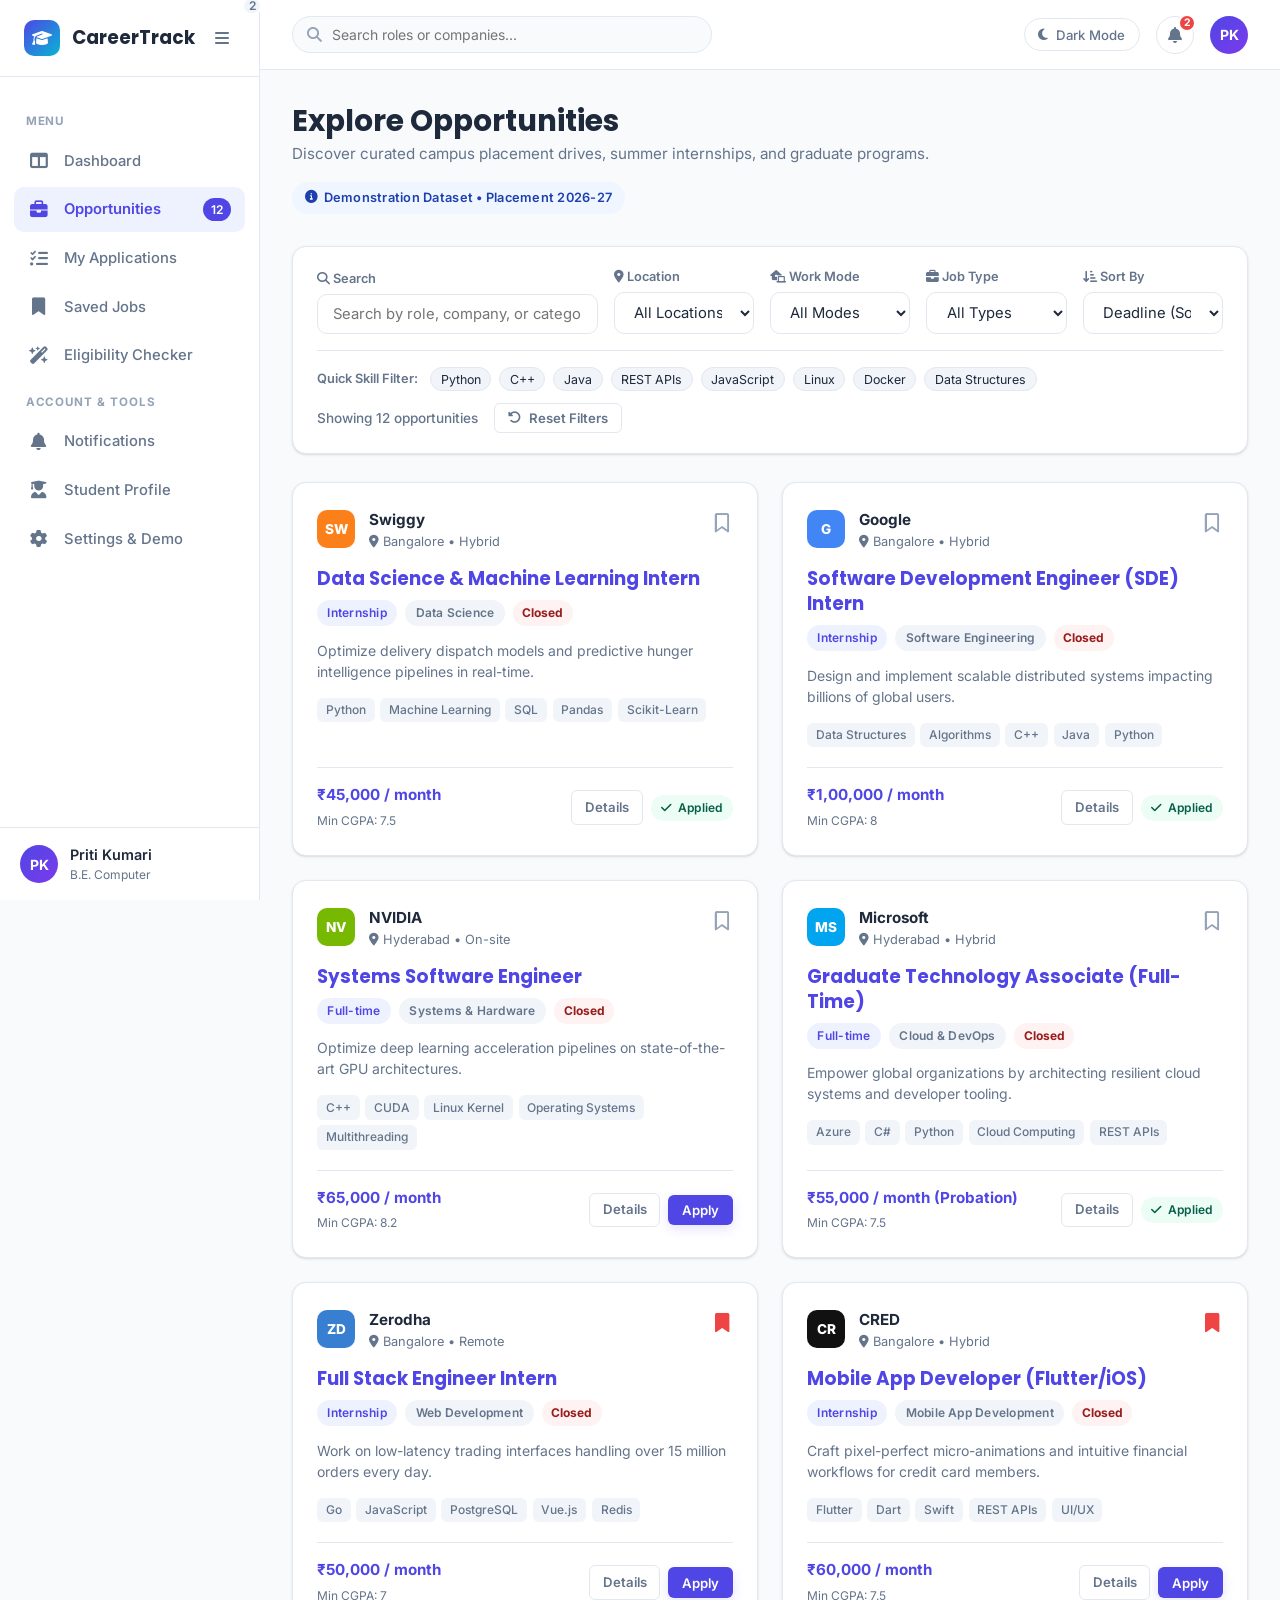
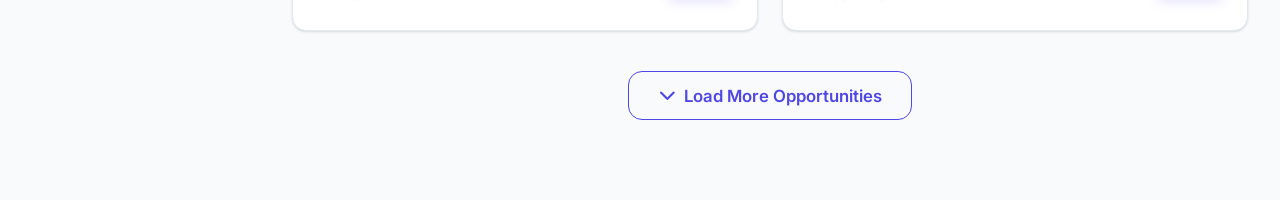
<file: opportunities.html>
<!DOCTYPE html>
<html lang="en">
<head>
  <meta charset="UTF-8" />
  <meta name="viewport" content="width=device-width, initial-scale=1.0" />
  <title>Opportunities Hub | Campus CareerTrack</title>
  
  <!-- Fonts & Icons -->
  <link rel="preconnect" href="https://fonts.googleapis.com">
  <link rel="preconnect" href="https://fonts.gstatic.com" crossorigin>
  <link href="https://fonts.googleapis.com/css2?family=Inter:wght@400;500;600;700;800&family=Poppins:wght@600;700;800&display=swap" rel="stylesheet">
  <link rel="stylesheet" href="https://cdnjs.cloudflare.com/ajax/libs/font-awesome/6.5.1/css/all.min.css" crossorigin="anonymous" referrerpolicy="no-referrer" />
  
  <!-- CSS Stylesheets -->
  <link rel="stylesheet" href="css/style.css" />
  <link rel="stylesheet" href="css/dashboard.css" />
  <link rel="stylesheet" href="css/responsive.css" />
</head>
<body>

  <div class="app-container">
    <div class="sidebar-overlay" id="sidebarOverlay"></div>

    <!-- Collapsible Sidebar -->
    <aside class="sidebar" id="appSidebar">
      <div class="sidebar-header">
        <a href="index.html" class="sidebar-brand">
          <div class="logo-icon"><i class="fa-solid fa-graduation-cap"></i></div>
          <span>CareerTrack</span>
        </a>
        <button type="button" class="sidebar-collapse-btn" id="sidebarCollapseBtn" title="Collapse sidebar">
          <i class="fa-solid fa-bars"></i>
        </button>
      </div>

      <div class="sidebar-nav-container">
        <div class="nav-section-title">Menu</div>
        <ul class="sidebar-nav">
          <li>
            <a href="dashboard.html" class="nav-item">
              <i class="fa-solid fa-table-columns"></i>
              <span class="nav-text">Dashboard</span>
            </a>
          </li>
          <li>
            <a href="opportunities.html" class="nav-item active">
              <i class="fa-solid fa-briefcase"></i>
              <span class="nav-text">Opportunities</span>
              <span class="nav-badge">12</span>
            </a>
          </li>
          <li>
            <a href="applications.html" class="nav-item">
              <i class="fa-solid fa-list-check"></i>
              <span class="nav-text">My Applications</span>
            </a>
          </li>
          <li>
            <a href="saved-opportunities.html" class="nav-item">
              <i class="fa-solid fa-bookmark"></i>
              <span class="nav-text">Saved Jobs</span>
            </a>
          </li>
          <li>
            <a href="eligibility.html" class="nav-item">
              <i class="fa-solid fa-wand-magic-sparkles"></i>
              <span class="nav-text">Eligibility Checker</span>
            </a>
          </li>
        </ul>

        <div class="nav-section-title">Account & Tools</div>
        <ul class="sidebar-nav">
          <li>
            <a href="notifications.html" class="nav-item">
              <i class="fa-solid fa-bell"></i>
              <span class="nav-text">Notifications</span>
              <span class="nav-badge notification-badge" style="display: none;">0</span>
            </a>
          </li>
          <li>
            <a href="profile.html" class="nav-item">
              <i class="fa-solid fa-user-graduate"></i>
              <span class="nav-text">Student Profile</span>
            </a>
          </li>
          <li>
            <a href="settings.html" class="nav-item">
              <i class="fa-solid fa-gear"></i>
              <span class="nav-text">Settings & Demo</span>
            </a>
          </li>
        </ul>
      </div>

      <div class="sidebar-footer">
        <a href="profile.html" class="sidebar-user-card" title="View Profile">
          <div class="avatar user-avatar-display">PK</div>
          <div class="user-meta">
            <div class="user-name-display">Priti Kumari</div>
            <div class="user-role-display">B.E. CSE Student</div>
          </div>
        </a>
      </div>
    </aside>

    <!-- Main Content Area -->
    <div class="main-content-wrapper">
      <header class="topbar">
        <div class="topbar-left">
          <button type="button" class="mobile-menu-btn" id="mobileMenuToggle" aria-label="Open menu">
            <i class="fa-solid fa-bars"></i>
          </button>
          
          <div class="topbar-search">
            <i class="fa-solid fa-magnifying-glass"></i>
            <input type="text" class="global-search-input" placeholder="Search roles or companies..." />
          </div>
        </div>

        <div class="topbar-right">
          <button type="button" class="theme-toggle-btn" onclick="App.toggleTheme()">
            <i class="fa-solid fa-moon"></i><span class="theme-text">Dark Mode</span>
          </button>

          <a href="notifications.html" class="topbar-action-btn" title="Notifications">
            <i class="fa-solid fa-bell"></i>
            <span class="notification-badge" style="display: none;">0</span>
          </a>

          <a href="profile.html" class="avatar user-avatar-display" title="Student Profile">PK</a>
        </div>
      </header>

      <main class="page-container">
        <!-- Header -->
        <div class="page-header">
          <div>
            <h1 class="page-title">Explore Opportunities</h1>
            <p class="page-subtitle">Discover curated campus placement drives, summer internships, and graduate programs.</p>
          </div>
          <div>
            <span class="badge badge-info" style="font-size: 0.8rem; padding: 0.4rem 0.8rem;">
              <i class="fa-solid fa-circle-info"></i> Demonstration Dataset &bull; Placement 2026-27
            </span>
          </div>
        </div>

        <!-- Filter & Search Toolbar -->
        <section class="filter-toolbar" aria-label="Opportunity Filters">
          <div class="filter-grid">
            <div class="filter-group">
              <label for="searchQuery"><i class="fa-solid fa-magnifying-glass"></i> Search</label>
              <input type="text" id="searchQuery" class="form-control" placeholder="Search by role, company, or category..." />
            </div>

            <div class="filter-group">
              <label for="filterLocation"><i class="fa-solid fa-location-dot"></i> Location</label>
              <select id="filterLocation" class="form-select">
                <option value="all">All Locations</option>
                <option value="Bangalore">Bangalore</option>
                <option value="Hyderabad">Hyderabad</option>
                <option value="Pune">Pune</option>
                <option value="Gurgaon">Gurgaon</option>
                <option value="Remote">Remote</option>
              </select>
            </div>

            <div class="filter-group">
              <label for="filterMode"><i class="fa-solid fa-laptop-house"></i> Work Mode</label>
              <select id="filterMode" class="form-select">
                <option value="all">All Modes</option>
                <option value="Remote">Remote</option>
                <option value="Hybrid">Hybrid</option>
                <option value="On-site">On-site</option>
              </select>
            </div>

            <div class="filter-group">
              <label for="filterType"><i class="fa-solid fa-briefcase"></i> Job Type</label>
              <select id="filterType" class="form-select">
                <option value="all">All Types</option>
                <option value="Internship">Internship</option>
                <option value="Full-time">Full-time</option>
              </select>
            </div>

            <div class="filter-group">
              <label for="sortBy"><i class="fa-solid fa-arrow-down-short-wide"></i> Sort By</label>
              <select id="sortBy" class="form-select">
                <option value="deadline-asc">Deadline (Soonest)</option>
                <option value="stipend-desc">Stipend / CTC (Highest)</option>
                <option value="title-asc">Job Title (A-Z)</option>
                <option value="deadline-desc">Deadline (Furthest)</option>
              </select>
            </div>
          </div>

          <!-- Secondary Filter Row: Skills & Reset -->
          <div class="filter-action-row">
            <div style="display: flex; align-items: center; gap: 0.75rem; flex-wrap: wrap;">
              <span style="font-size: 0.8rem; font-weight: 600; color: var(--text-muted);">Quick Skill Filter:</span>
              <div class="filter-tags-wrap" id="skillFilterChips">
                <!-- Injected dynamically -->
              </div>
            </div>

            <div style="display: flex; align-items: center; gap: 1rem;">
              <span id="opportunitiesCountDisplay" style="font-size: 0.85rem; color: var(--text-muted); font-weight: 500;">
                Showing 12 opportunities
              </span>
              <button type="button" class="btn btn-sm btn-outline-secondary" id="clearFiltersBtn">
                <i class="fa-solid fa-rotate-left"></i> Reset Filters
              </button>
            </div>
          </div>
        </section>

        <!-- Opportunities Cards Grid -->
        <section class="opportunities-cards-grid" id="opportunitiesCardsContainer">
          <!-- Populated by js/opportunities.js -->
        </section>

        <!-- Load More Button Container -->
        <div id="loadMoreContainer" style="text-align: center; margin-bottom: 3rem; display: none;">
          <button type="button" class="btn btn-outline-primary btn-lg" id="loadMoreBtn">
            <i class="fa-solid fa-chevron-down"></i> Load More Opportunities
          </button>
        </div>

        <!-- Empty State -->
        <div class="empty-state" id="opportunitiesEmptyState" style="display: none;">
          <div class="empty-icon"><i class="fa-solid fa-magnifying-glass"></i></div>
          <h3>No Matching Opportunities Found</h3>
          <p>We could not find any opportunities matching your current search and filter combination.</p>
          <button type="button" class="btn btn-primary" onclick="OpportunitiesController.resetFilters()">
            Clear All Filters
          </button>
        </div>
      </main>
    </div>
  </div>

  <!-- Scripts -->
  <script src="js/storage.js"></script>
  <script src="js/app.js"></script>
  <script src="js/opportunities.js"></script>
  <script>
    document.addEventListener('DOMContentLoaded', () => {
      OpportunitiesController.init(false);
    });
  </script>
</body>
</html>
</file>
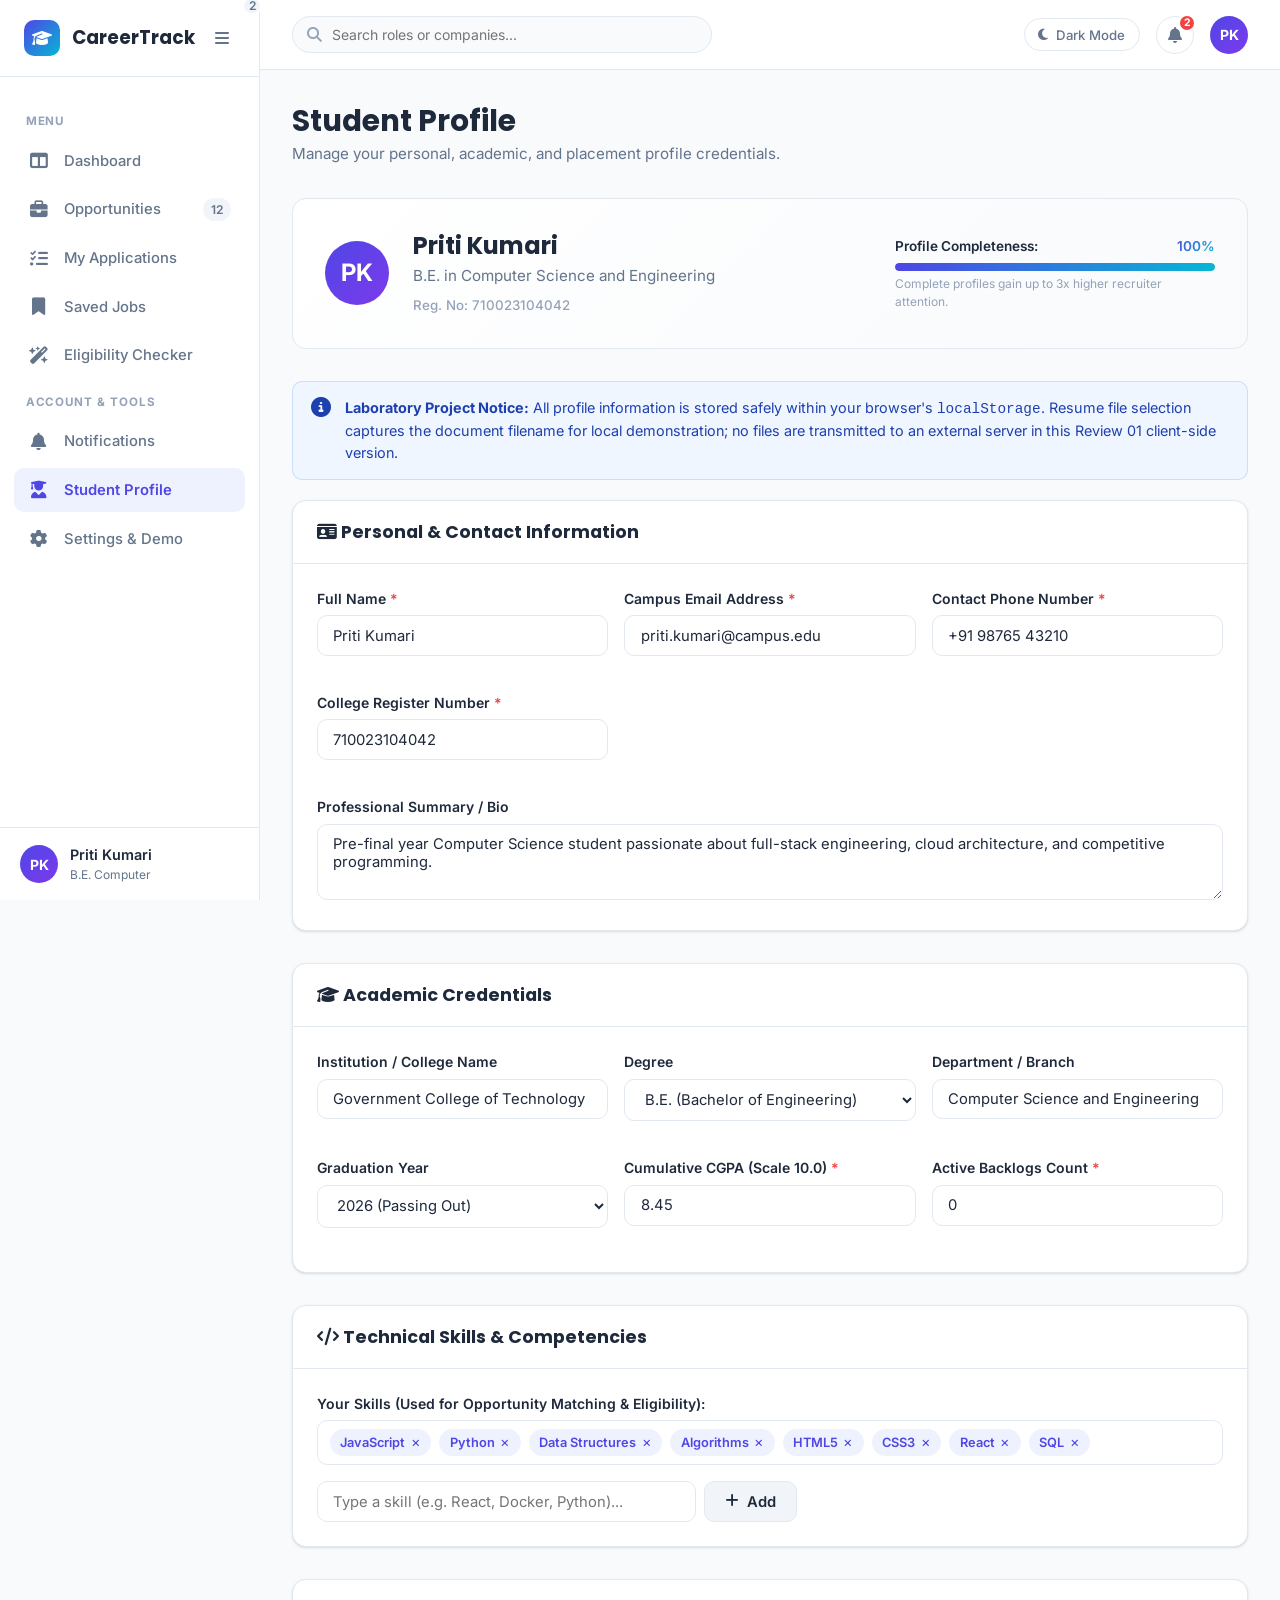
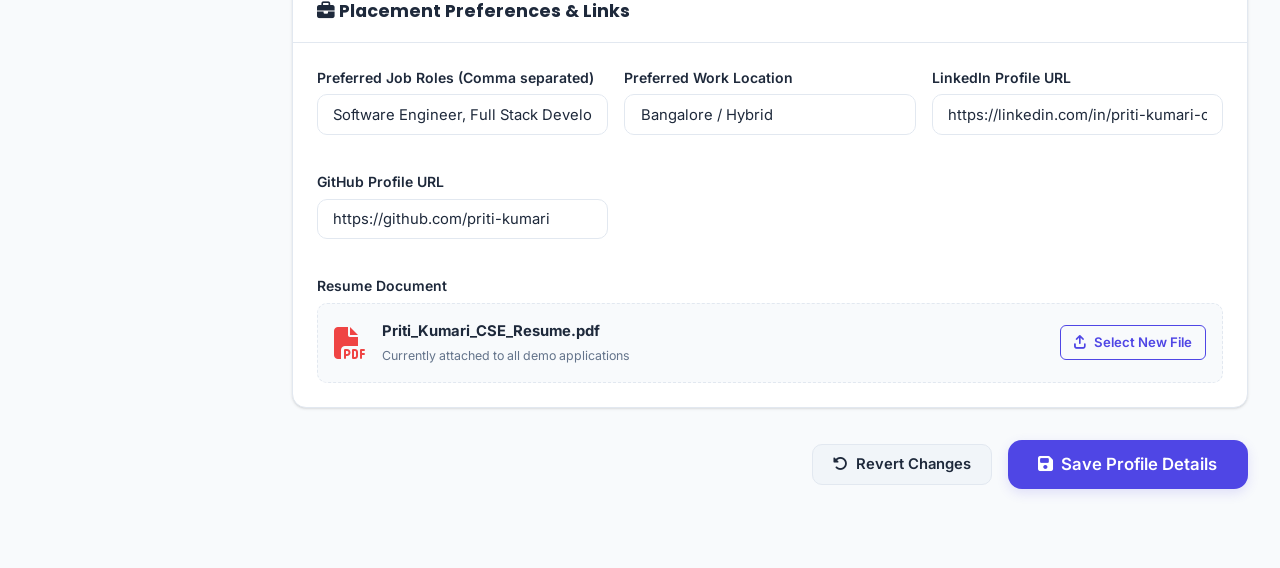
<file: profile.html>
<!DOCTYPE html>
<html lang="en">
<head>
  <meta charset="UTF-8" />
  <meta name="viewport" content="width=device-width, initial-scale=1.0" />
  <title>Student Profile | Campus CareerTrack</title>
  
  <!-- Fonts & Icons -->
  <link rel="preconnect" href="https://fonts.googleapis.com">
  <link rel="preconnect" href="https://fonts.gstatic.com" crossorigin>
  <link href="https://fonts.googleapis.com/css2?family=Inter:wght@400;500;600;700;800&family=Poppins:wght@600;700;800&display=swap" rel="stylesheet">
  <link rel="stylesheet" href="https://cdnjs.cloudflare.com/ajax/libs/font-awesome/6.5.1/css/all.min.css" crossorigin="anonymous" referrerpolicy="no-referrer" />
  
  <!-- CSS Stylesheets -->
  <link rel="stylesheet" href="css/style.css" />
  <link rel="stylesheet" href="css/dashboard.css" />
  <link rel="stylesheet" href="css/responsive.css" />
</head>
<body>

  <div class="app-container">
    <div class="sidebar-overlay" id="sidebarOverlay"></div>

    <!-- Collapsible Sidebar -->
    <aside class="sidebar" id="appSidebar">
      <div class="sidebar-header">
        <a href="index.html" class="sidebar-brand">
          <div class="logo-icon"><i class="fa-solid fa-graduation-cap"></i></div>
          <span>CareerTrack</span>
        </a>
        <button type="button" class="sidebar-collapse-btn" id="sidebarCollapseBtn" title="Collapse sidebar">
          <i class="fa-solid fa-bars"></i>
        </button>
      </div>

      <div class="sidebar-nav-container">
        <div class="nav-section-title">Menu</div>
        <ul class="sidebar-nav">
          <li>
            <a href="dashboard.html" class="nav-item">
              <i class="fa-solid fa-table-columns"></i>
              <span class="nav-text">Dashboard</span>
            </a>
          </li>
          <li>
            <a href="opportunities.html" class="nav-item">
              <i class="fa-solid fa-briefcase"></i>
              <span class="nav-text">Opportunities</span>
              <span class="nav-badge">12</span>
            </a>
          </li>
          <li>
            <a href="applications.html" class="nav-item">
              <i class="fa-solid fa-list-check"></i>
              <span class="nav-text">My Applications</span>
            </a>
          </li>
          <li>
            <a href="saved-opportunities.html" class="nav-item">
              <i class="fa-solid fa-bookmark"></i>
              <span class="nav-text">Saved Jobs</span>
            </a>
          </li>
          <li>
            <a href="eligibility.html" class="nav-item">
              <i class="fa-solid fa-wand-magic-sparkles"></i>
              <span class="nav-text">Eligibility Checker</span>
            </a>
          </li>
        </ul>

        <div class="nav-section-title">Account & Tools</div>
        <ul class="sidebar-nav">
          <li>
            <a href="notifications.html" class="nav-item">
              <i class="fa-solid fa-bell"></i>
              <span class="nav-text">Notifications</span>
              <span class="nav-badge notification-badge" style="display: none;">0</span>
            </a>
          </li>
          <li>
            <a href="profile.html" class="nav-item active">
              <i class="fa-solid fa-user-graduate"></i>
              <span class="nav-text">Student Profile</span>
            </a>
          </li>
          <li>
            <a href="settings.html" class="nav-item">
              <i class="fa-solid fa-gear"></i>
              <span class="nav-text">Settings & Demo</span>
            </a>
          </li>
        </ul>
      </div>

      <div class="sidebar-footer">
        <a href="profile.html" class="sidebar-user-card" title="View Profile">
          <div class="avatar user-avatar-display">PK</div>
          <div class="user-meta">
            <div class="user-name-display">Priti Kumari</div>
            <div class="user-role-display">B.E. CSE Student</div>
          </div>
        </a>
      </div>
    </aside>

    <!-- Main Content Area -->
    <div class="main-content-wrapper">
      <header class="topbar">
        <div class="topbar-left">
          <button type="button" class="mobile-menu-btn" id="mobileMenuToggle" aria-label="Open menu">
            <i class="fa-solid fa-bars"></i>
          </button>
          
          <div class="topbar-search">
            <i class="fa-solid fa-magnifying-glass"></i>
            <input type="text" class="global-search-input" placeholder="Search roles or companies..." />
          </div>
        </div>

        <div class="topbar-right">
          <button type="button" class="theme-toggle-btn" onclick="App.toggleTheme()">
            <i class="fa-solid fa-moon"></i><span class="theme-text">Dark Mode</span>
          </button>

          <a href="notifications.html" class="topbar-action-btn" title="Notifications">
            <i class="fa-solid fa-bell"></i>
            <span class="notification-badge" style="display: none;">0</span>
          </a>

          <a href="profile.html" class="avatar user-avatar-display" title="Student Profile">PK</a>
        </div>
      </header>

      <main class="page-container">
        <!-- Header -->
        <div class="page-header">
          <div>
            <h1 class="page-title">Student Profile</h1>
            <p class="page-subtitle">Manage your personal, academic, and placement profile credentials.</p>
          </div>
        </div>

        <!-- Overview Hero Banner -->
        <section class="profile-overview-card">
          <div class="profile-avatar-row">
            <div class="avatar avatar-lg" id="profileHeaderAvatar">PK</div>
            <div>
              <h2 id="profileHeaderName" style="font-size: 1.5rem; margin-bottom: 0.25rem;">Priti Kumari</h2>
              <p id="profileHeaderDept" style="color: var(--text-muted); font-size: 0.95rem; margin-bottom: 0.25rem;">
                B.E. in Computer Science and Engineering
              </p>
              <small id="profileHeaderReg" style="color: var(--text-subtle); font-weight: 500;">
                Reg. No: 710023104042 &bull; Batch 2026
              </small>
            </div>
          </div>

          <!-- Completeness Meter -->
          <div class="profile-completeness-meter">
            <div style="display: flex; align-items: center; justify-content: space-between; font-size: 0.85rem; font-weight: 600;">
              <span>Profile Completeness:</span>
              <span id="completenessPercentage" class="text-gradient">92%</span>
            </div>
            <div class="progress-track">
              <div class="progress-bar" id="completenessProgressBar" style="width: 92%;"></div>
            </div>
            <small style="color: var(--text-subtle); font-size: 0.75rem; margin-top: 0.25rem; display: block;">
              Complete profiles gain up to 3x higher recruiter attention.
            </small>
          </div>
        </section>

        <!-- Prototype Disclaimer Notice -->
        <div class="alert alert-info">
          <i class="fa-solid fa-circle-info" style="font-size: 1.25rem;"></i>
          <div>
            <strong>Laboratory Project Notice:</strong> All profile information is stored safely within your browser's <code>localStorage</code>. Resume file selection captures the document filename for local demonstration; no files are transmitted to an external server in this Review 01 client-side version.
          </div>
        </div>

        <!-- Profile Form -->
        <form id="studentProfileForm">
          <!-- Section 1: Basic Identity & Contact -->
          <section class="dashboard-panel">
            <div class="panel-header">
              <h3 class="panel-title"><i class="fa-solid fa-id-card text-primary"></i> Personal & Contact Information</h3>
            </div>
            <div class="panel-body">
              <div class="form-grid">
                <div class="form-group">
                  <label for="profileFullName" class="form-label">Full Name <span class="required">*</span></label>
                  <input type="text" id="profileFullName" class="form-control" required />
                </div>

                <div class="form-group">
                  <label for="profileEmail" class="form-label">Campus Email Address <span class="required">*</span></label>
                  <input type="email" id="profileEmail" class="form-control" required />
                </div>

                <div class="form-group">
                  <label for="profilePhone" class="form-label">Contact Phone Number <span class="required">*</span></label>
                  <input type="tel" id="profilePhone" class="form-control" required />
                </div>

                <div class="form-group">
                  <label for="profileRegisterNo" class="form-label">College Register Number <span class="required">*</span></label>
                  <input type="text" id="profileRegisterNo" class="form-control" required />
                </div>
              </div>

              <div class="form-group" style="margin-top: 1rem; margin-bottom: 0;">
                <label for="profileBio" class="form-label">Professional Summary / Bio</label>
                <textarea id="profileBio" class="form-control" rows="3" placeholder="Write a short summary about your academic focus, career goals, and technical interests..."></textarea>
              </div>
            </div>
          </section>

          <!-- Section 2: Academic Credentials -->
          <section class="dashboard-panel">
            <div class="panel-header">
              <h3 class="panel-title"><i class="fa-solid fa-graduation-cap text-primary"></i> Academic Credentials</h3>
            </div>
            <div class="panel-body">
              <div class="form-grid">
                <div class="form-group">
                  <label for="profileCollege" class="form-label">Institution / College Name</label>
                  <input type="text" id="profileCollege" class="form-control" />
                </div>

                <div class="form-group">
                  <label for="profileDegree" class="form-label">Degree</label>
                  <select id="profileDegree" class="form-select">
                    <option value="B.E.">B.E. (Bachelor of Engineering)</option>
                    <option value="B.Tech">B.Tech (Bachelor of Technology)</option>
                    <option value="M.E.">M.E. (Master of Engineering)</option>
                    <option value="MCA">MCA (Master of Computer Applications)</option>
                  </select>
                </div>

                <div class="form-group">
                  <label for="profileDepartment" class="form-label">Department / Branch</label>
                  <input type="text" id="profileDepartment" class="form-control" placeholder="Computer Science and Engineering" />
                </div>

                <div class="form-group">
                  <label for="profileGradYear" class="form-label">Graduation Year</label>
                  <select id="profileGradYear" class="form-select">
                    <option value="2026">2026 (Passing Out)</option>
                    <option value="2027">2027 (Pre-Final Year)</option>
                    <option value="2028">2028 (Second Year)</option>
                  </select>
                </div>

                <div class="form-group">
                  <label for="profileCGPA" class="form-label">Cumulative CGPA (Scale 10.0) <span class="required">*</span></label>
                  <input type="number" id="profileCGPA" class="form-control" step="0.01" min="0" max="10" required />
                </div>

                <div class="form-group">
                  <label for="profileBacklogs" class="form-label">Active Backlogs Count <span class="required">*</span></label>
                  <input type="number" id="profileBacklogs" class="form-control" min="0" required />
                </div>
              </div>
            </div>
          </section>

          <!-- Section 3: Technical Skills Tag Manager -->
          <section class="dashboard-panel">
            <div class="panel-header">
              <h3 class="panel-title"><i class="fa-solid fa-code text-primary"></i> Technical Skills & Competencies</h3>
            </div>
            <div class="panel-body">
              <label class="form-label">Your Skills (Used for Opportunity Matching & Eligibility):</label>
              
              <!-- Tag Container -->
              <div class="tags-input-container" id="skillsTagsContainer" style="margin-bottom: 1rem;">
                <!-- Populated dynamically with remove buttons -->
              </div>

              <!-- Add New Skill Input -->
              <div style="display: flex; gap: 0.5rem; max-width: 480px;">
                <input type="text" id="newSkillInput" class="form-control" placeholder="Type a skill (e.g. React, Docker, Python)..." />
                <button type="button" class="btn btn-secondary" id="addSkillBtn">
                  <i class="fa-solid fa-plus"></i> Add
                </button>
              </div>
            </div>
          </section>

          <!-- Section 4: Preferences & External Links -->
          <section class="dashboard-panel">
            <div class="panel-header">
              <h3 class="panel-title"><i class="fa-solid fa-briefcase text-primary"></i> Placement Preferences & Links</h3>
            </div>
            <div class="panel-body">
              <div class="form-grid">
                <div class="form-group">
                  <label for="profilePreferredRoles" class="form-label">Preferred Job Roles (Comma separated)</label>
                  <input type="text" id="profilePreferredRoles" class="form-control" placeholder="Software Engineer, Full Stack, Data Analyst" />
                </div>

                <div class="form-group">
                  <label for="profilePreferredLocation" class="form-label">Preferred Work Location</label>
                  <input type="text" id="profilePreferredLocation" class="form-control" placeholder="Bangalore / Remote / Pune" />
                </div>

                <div class="form-group">
                  <label for="profileLinkedIn" class="form-label">LinkedIn Profile URL</label>
                  <input type="url" id="profileLinkedIn" class="form-control" placeholder="https://linkedin.com/in/username" />
                </div>

                <div class="form-group">
                  <label for="profileGitHub" class="form-label">GitHub Profile URL</label>
                  <input type="url" id="profileGitHub" class="form-control" placeholder="https://github.com/username" />
                </div>
              </div>

              <!-- Resume Upload Mock -->
              <div class="form-group" style="margin-top: 1rem; margin-bottom: 0;">
                <label class="form-label">Resume Document</label>
                <div class="resume-badge-box">
                  <i class="fa-solid fa-file-pdf"></i>
                  <div class="resume-file-info" style="flex: 1;">
                    <strong id="currentResumeFilename">Priti_Kumari_CSE_Resume.pdf</strong>
                    <small>Currently attached to all demo applications</small>
                  </div>
                  <div>
                    <label for="resumeFileInput" class="btn btn-sm btn-outline-primary" style="cursor: pointer; margin: 0;">
                      <i class="fa-solid fa-arrow-up-from-bracket"></i> Select New File
                    </label>
                    <input type="file" id="resumeFileInput" accept=".pdf,.doc,.docx" style="display: none;" />
                  </div>
                </div>
              </div>
            </div>
          </section>

          <!-- Form Action Buttons -->
          <div style="display: flex; align-items: center; justify-content: flex-end; gap: 1rem; margin-bottom: 3rem;">
            <button type="button" class="btn btn-secondary" onclick="ProfileController.loadProfile()">
              <i class="fa-solid fa-rotate-left"></i> Revert Changes
            </button>
            <button type="submit" class="btn btn-primary btn-lg">
              <i class="fa-solid fa-floppy-disk"></i> Save Profile Details
            </button>
          </div>
        </form>
      </main>
    </div>
  </div>

  <!-- Scripts -->
  <script src="js/storage.js"></script>
  <script src="js/app.js"></script>
  <script src="js/profile.js"></script>
  <script>
    document.addEventListener('DOMContentLoaded', () => {
      ProfileController.init();
    });
  </script>
</body>
</html>
</file>
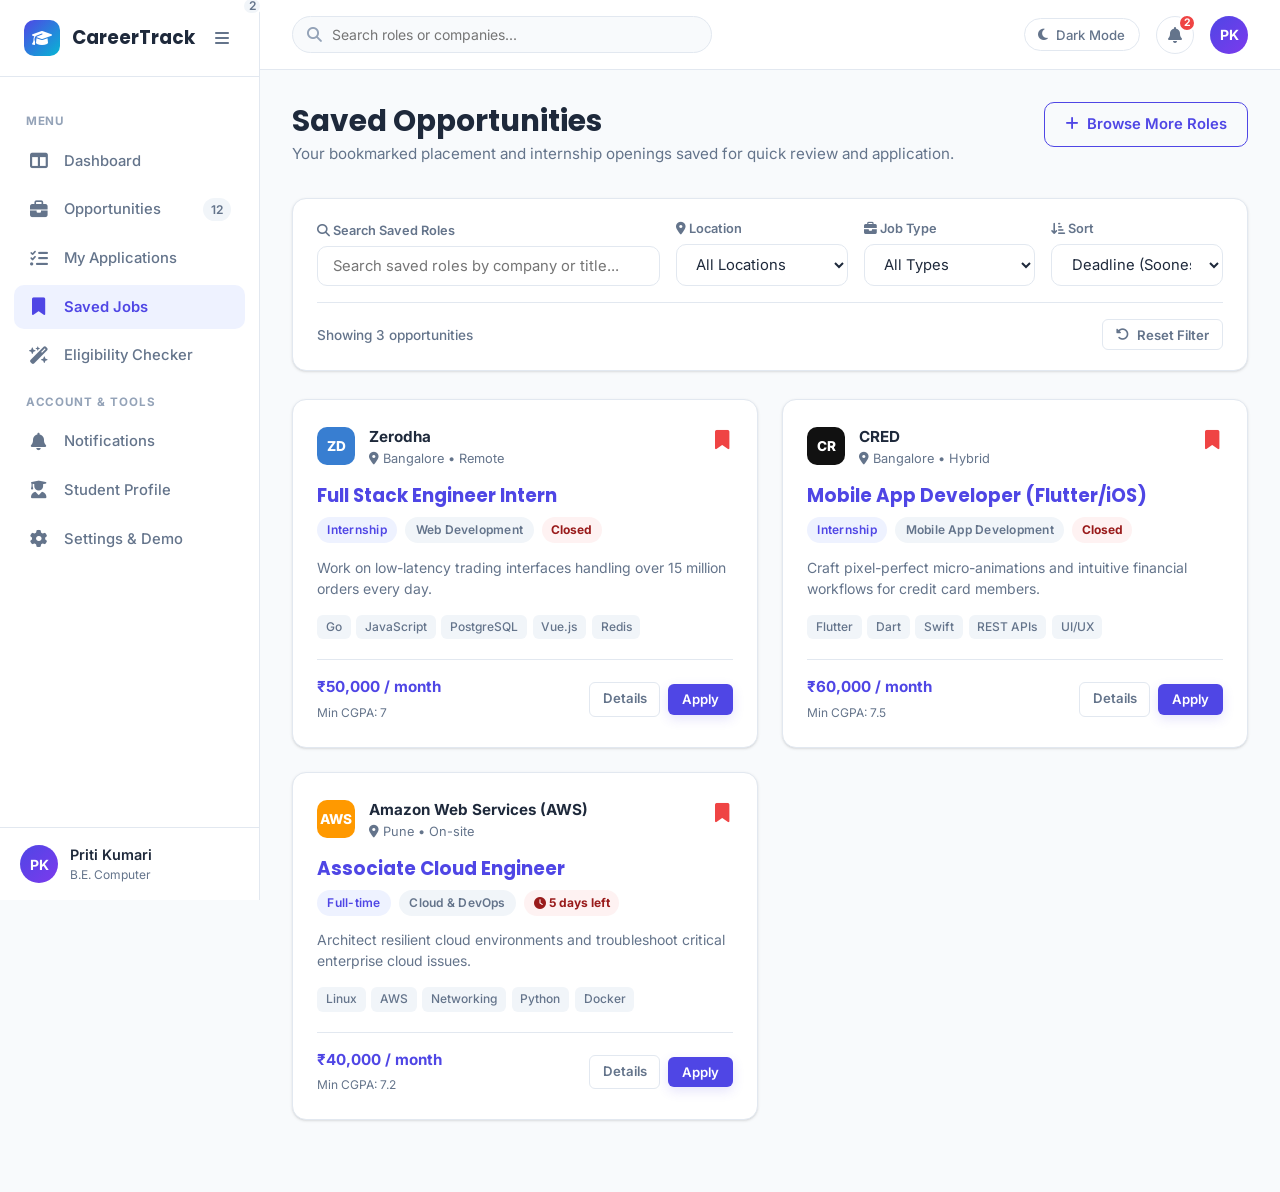
<file: saved-opportunities.html>
<!DOCTYPE html>
<html lang="en">
<head>
  <meta charset="UTF-8" />
  <meta name="viewport" content="width=device-width, initial-scale=1.0" />
  <title>Saved Opportunities | Campus CareerTrack</title>
  
  <!-- Fonts & Icons -->
  <link rel="preconnect" href="https://fonts.googleapis.com">
  <link rel="preconnect" href="https://fonts.gstatic.com" crossorigin>
  <link href="https://fonts.googleapis.com/css2?family=Inter:wght@400;500;600;700;800&family=Poppins:wght@600;700;800&display=swap" rel="stylesheet">
  <link rel="stylesheet" href="https://cdnjs.cloudflare.com/ajax/libs/font-awesome/6.5.1/css/all.min.css" crossorigin="anonymous" referrerpolicy="no-referrer" />
  
  <!-- CSS Stylesheets -->
  <link rel="stylesheet" href="css/style.css" />
  <link rel="stylesheet" href="css/dashboard.css" />
  <link rel="stylesheet" href="css/responsive.css" />
</head>
<body>

  <div class="app-container">
    <div class="sidebar-overlay" id="sidebarOverlay"></div>

    <!-- Collapsible Sidebar -->
    <aside class="sidebar" id="appSidebar">
      <div class="sidebar-header">
        <a href="index.html" class="sidebar-brand">
          <div class="logo-icon"><i class="fa-solid fa-graduation-cap"></i></div>
          <span>CareerTrack</span>
        </a>
        <button type="button" class="sidebar-collapse-btn" id="sidebarCollapseBtn" title="Collapse sidebar">
          <i class="fa-solid fa-bars"></i>
        </button>
      </div>

      <div class="sidebar-nav-container">
        <div class="nav-section-title">Menu</div>
        <ul class="sidebar-nav">
          <li>
            <a href="dashboard.html" class="nav-item">
              <i class="fa-solid fa-table-columns"></i>
              <span class="nav-text">Dashboard</span>
            </a>
          </li>
          <li>
            <a href="opportunities.html" class="nav-item">
              <i class="fa-solid fa-briefcase"></i>
              <span class="nav-text">Opportunities</span>
              <span class="nav-badge">12</span>
            </a>
          </li>
          <li>
            <a href="applications.html" class="nav-item">
              <i class="fa-solid fa-list-check"></i>
              <span class="nav-text">My Applications</span>
            </a>
          </li>
          <li>
            <a href="saved-opportunities.html" class="nav-item active">
              <i class="fa-solid fa-bookmark"></i>
              <span class="nav-text">Saved Jobs</span>
            </a>
          </li>
          <li>
            <a href="eligibility.html" class="nav-item">
              <i class="fa-solid fa-wand-magic-sparkles"></i>
              <span class="nav-text">Eligibility Checker</span>
            </a>
          </li>
        </ul>

        <div class="nav-section-title">Account & Tools</div>
        <ul class="sidebar-nav">
          <li>
            <a href="notifications.html" class="nav-item">
              <i class="fa-solid fa-bell"></i>
              <span class="nav-text">Notifications</span>
              <span class="nav-badge notification-badge" style="display: none;">0</span>
            </a>
          </li>
          <li>
            <a href="profile.html" class="nav-item">
              <i class="fa-solid fa-user-graduate"></i>
              <span class="nav-text">Student Profile</span>
            </a>
          </li>
          <li>
            <a href="settings.html" class="nav-item">
              <i class="fa-solid fa-gear"></i>
              <span class="nav-text">Settings & Demo</span>
            </a>
          </li>
        </ul>
      </div>

      <div class="sidebar-footer">
        <a href="profile.html" class="sidebar-user-card" title="View Profile">
          <div class="avatar user-avatar-display">PK</div>
          <div class="user-meta">
            <div class="user-name-display">Priti Kumari</div>
            <div class="user-role-display">B.E. CSE Student</div>
          </div>
        </a>
      </div>
    </aside>

    <!-- Main Content Area -->
    <div class="main-content-wrapper">
      <header class="topbar">
        <div class="topbar-left">
          <button type="button" class="mobile-menu-btn" id="mobileMenuToggle" aria-label="Open menu">
            <i class="fa-solid fa-bars"></i>
          </button>
          
          <div class="topbar-search">
            <i class="fa-solid fa-magnifying-glass"></i>
            <input type="text" class="global-search-input" placeholder="Search roles or companies..." />
          </div>
        </div>

        <div class="topbar-right">
          <button type="button" class="theme-toggle-btn" onclick="App.toggleTheme()">
            <i class="fa-solid fa-moon"></i><span class="theme-text">Dark Mode</span>
          </button>

          <a href="notifications.html" class="topbar-action-btn" title="Notifications">
            <i class="fa-solid fa-bell"></i>
            <span class="notification-badge" style="display: none;">0</span>
          </a>

          <a href="profile.html" class="avatar user-avatar-display" title="Student Profile">PK</a>
        </div>
      </header>

      <main class="page-container">
        <!-- Header -->
        <div class="page-header">
          <div>
            <h1 class="page-title">Saved Opportunities</h1>
            <p class="page-subtitle">Your bookmarked placement and internship openings saved for quick review and application.</p>
          </div>
          <div>
            <a href="opportunities.html" class="btn btn-outline-primary">
              <i class="fa-solid fa-plus"></i> Browse More Roles
            </a>
          </div>
        </div>

        <!-- Filter & Search Toolbar (Shared with opportunities.js) -->
        <section class="filter-toolbar" aria-label="Saved Filters">
          <div class="filter-grid" style="grid-template-columns: 2fr 1fr 1fr 1fr;">
            <div class="filter-group">
              <label for="searchQuery"><i class="fa-solid fa-magnifying-glass"></i> Search Saved Roles</label>
              <input type="text" id="searchQuery" class="form-control" placeholder="Search saved roles by company or title..." />
            </div>

            <div class="filter-group">
              <label for="filterLocation"><i class="fa-solid fa-location-dot"></i> Location</label>
              <select id="filterLocation" class="form-select">
                <option value="all">All Locations</option>
                <option value="Bangalore">Bangalore</option>
                <option value="Hyderabad">Hyderabad</option>
                <option value="Pune">Pune</option>
                <option value="Gurgaon">Gurgaon</option>
                <option value="Remote">Remote</option>
              </select>
            </div>

            <div class="filter-group">
              <label for="filterType"><i class="fa-solid fa-briefcase"></i> Job Type</label>
              <select id="filterType" class="form-select">
                <option value="all">All Types</option>
                <option value="Internship">Internship</option>
                <option value="Full-time">Full-time</option>
              </select>
            </div>

            <div class="filter-group">
              <label for="sortBy"><i class="fa-solid fa-arrow-down-short-wide"></i> Sort</label>
              <select id="sortBy" class="form-select">
                <option value="deadline-asc">Deadline (Soonest)</option>
                <option value="stipend-desc">Stipend (Highest)</option>
                <option value="title-asc">Title (A-Z)</option>
              </select>
            </div>
          </div>

          <div class="filter-action-row">
            <span id="opportunitiesCountDisplay" style="font-size: 0.85rem; color: var(--text-muted); font-weight: 500;">
              Showing saved opportunities
            </span>
            <button type="button" class="btn btn-sm btn-outline-secondary" id="clearFiltersBtn">
              <i class="fa-solid fa-rotate-left"></i> Reset Filter
            </button>
          </div>
        </section>

        <!-- Saved Opportunities Cards Grid -->
        <section class="opportunities-cards-grid" id="opportunitiesCardsContainer">
          <!-- Populated dynamically by js/opportunities.js in saved mode -->
        </section>

        <!-- Empty State -->
        <div class="empty-state" id="opportunitiesEmptyState" style="display: none;">
          <div class="empty-icon"><i class="fa-regular fa-bookmark"></i></div>
          <h3>No Saved Opportunities Yet</h3>
          <p>You haven't bookmarked any opportunities yet. Browse our curated listings and save roles that match your career goals.</p>
          <a href="opportunities.html" class="btn btn-primary">Explore All Opportunities</a>
        </div>
      </main>
    </div>
  </div>

  <!-- Scripts -->
  <script src="js/storage.js"></script>
  <script src="js/app.js"></script>
  <script src="js/opportunities.js"></script>
  <script>
    document.addEventListener('DOMContentLoaded', () => {
      // Initialize opportunities controller in saved-only mode
      OpportunitiesController.init(true);
    });
  </script>
</body>
</html>
</file>
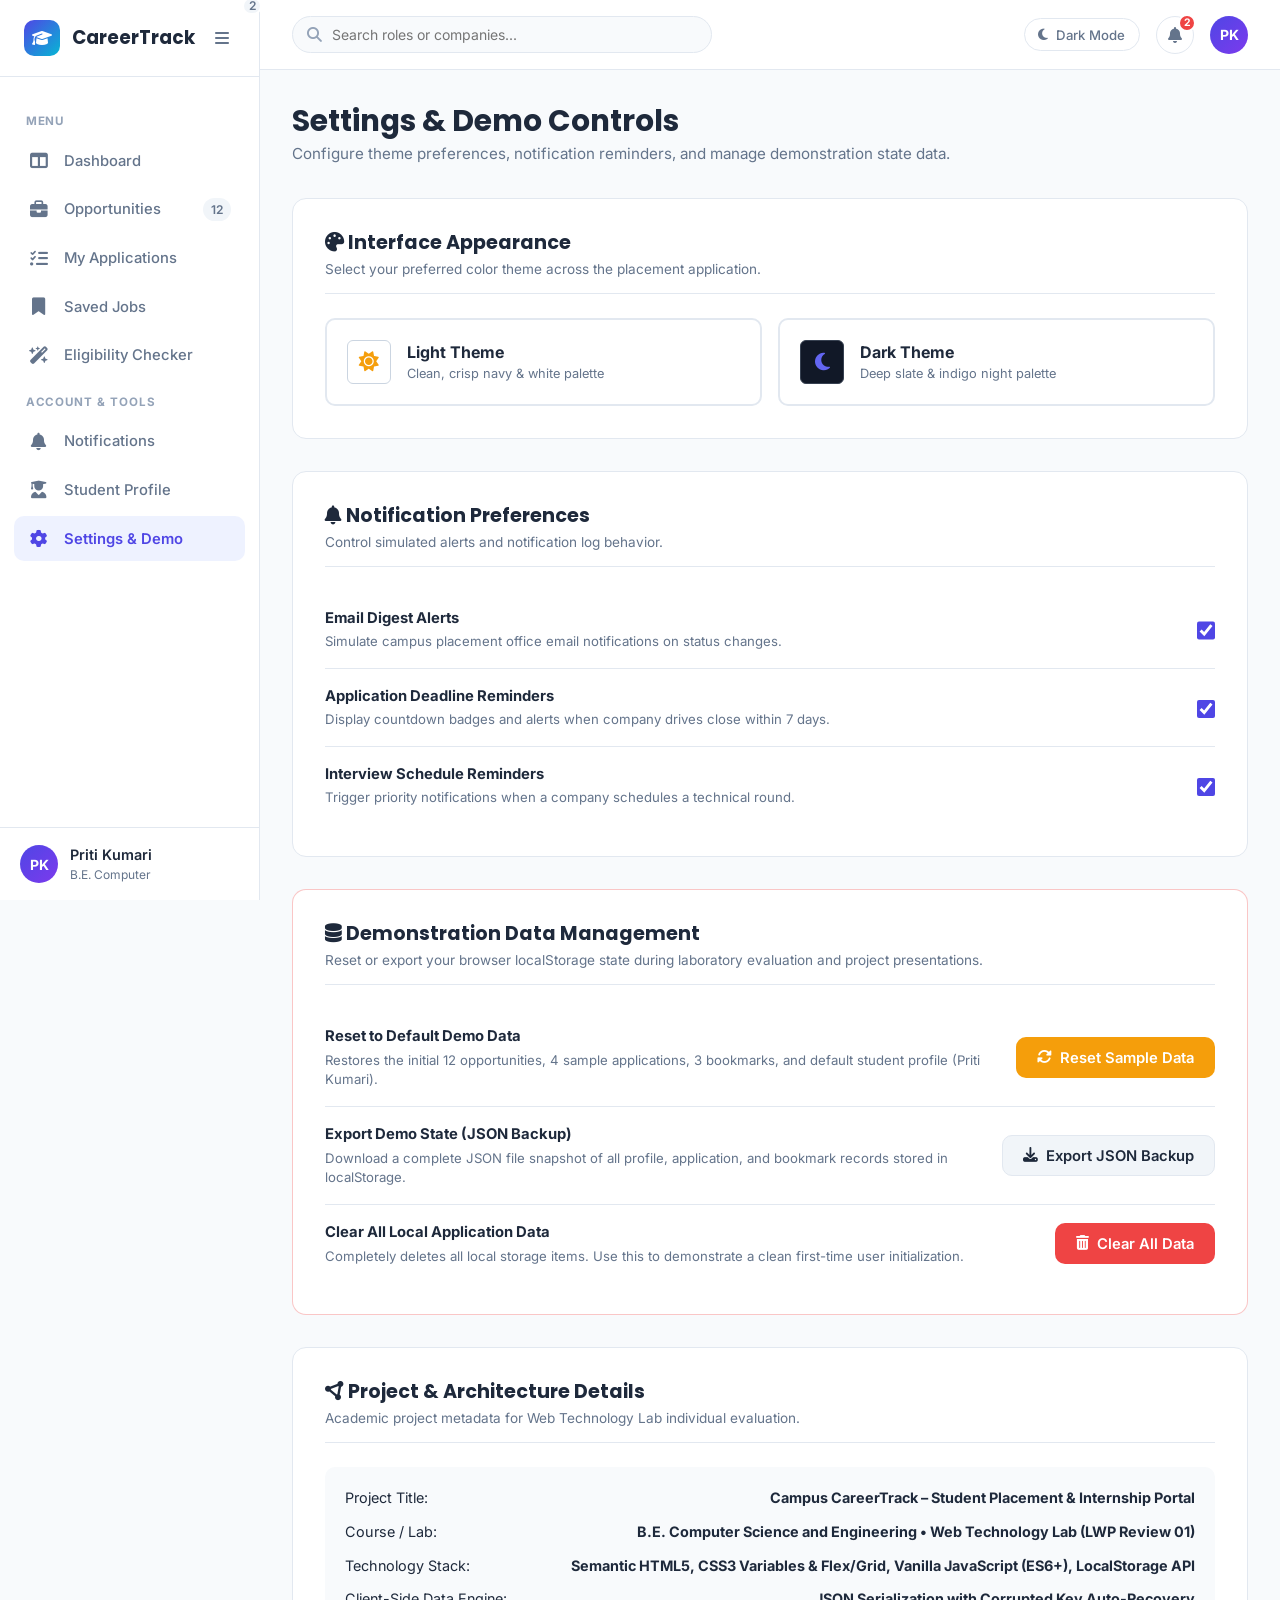
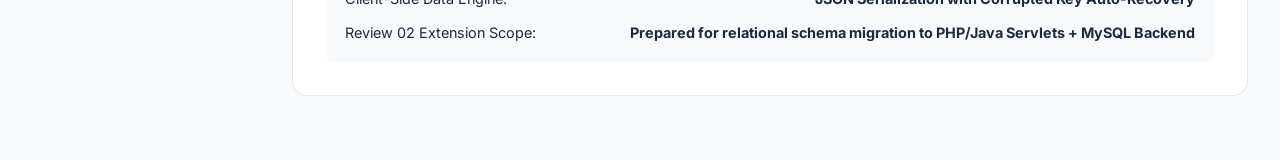
<file: settings.html>
<!DOCTYPE html>
<html lang="en">
<head>
  <meta charset="UTF-8" />
  <meta name="viewport" content="width=device-width, initial-scale=1.0" />
  <title>Settings & System Demo | Campus CareerTrack</title>
  
  <!-- Fonts & Icons -->
  <link rel="preconnect" href="https://fonts.googleapis.com">
  <link rel="preconnect" href="https://fonts.gstatic.com" crossorigin>
  <link href="https://fonts.googleapis.com/css2?family=Inter:wght@400;500;600;700;800&family=Poppins:wght@600;700;800&display=swap" rel="stylesheet">
  <link rel="stylesheet" href="https://cdnjs.cloudflare.com/ajax/libs/font-awesome/6.5.1/css/all.min.css" crossorigin="anonymous" referrerpolicy="no-referrer" />
  
  <!-- CSS Stylesheets -->
  <link rel="stylesheet" href="css/style.css" />
  <link rel="stylesheet" href="css/dashboard.css" />
  <link rel="stylesheet" href="css/responsive.css" />
</head>
<body>

  <div class="app-container">
    <div class="sidebar-overlay" id="sidebarOverlay"></div>

    <!-- Collapsible Sidebar -->
    <aside class="sidebar" id="appSidebar">
      <div class="sidebar-header">
        <a href="index.html" class="sidebar-brand">
          <div class="logo-icon"><i class="fa-solid fa-graduation-cap"></i></div>
          <span>CareerTrack</span>
        </a>
        <button type="button" class="sidebar-collapse-btn" id="sidebarCollapseBtn" title="Collapse sidebar">
          <i class="fa-solid fa-bars"></i>
        </button>
      </div>

      <div class="sidebar-nav-container">
        <div class="nav-section-title">Menu</div>
        <ul class="sidebar-nav">
          <li>
            <a href="dashboard.html" class="nav-item">
              <i class="fa-solid fa-table-columns"></i>
              <span class="nav-text">Dashboard</span>
            </a>
          </li>
          <li>
            <a href="opportunities.html" class="nav-item">
              <i class="fa-solid fa-briefcase"></i>
              <span class="nav-text">Opportunities</span>
              <span class="nav-badge">12</span>
            </a>
          </li>
          <li>
            <a href="applications.html" class="nav-item">
              <i class="fa-solid fa-list-check"></i>
              <span class="nav-text">My Applications</span>
            </a>
          </li>
          <li>
            <a href="saved-opportunities.html" class="nav-item">
              <i class="fa-solid fa-bookmark"></i>
              <span class="nav-text">Saved Jobs</span>
            </a>
          </li>
          <li>
            <a href="eligibility.html" class="nav-item">
              <i class="fa-solid fa-wand-magic-sparkles"></i>
              <span class="nav-text">Eligibility Checker</span>
            </a>
          </li>
        </ul>

        <div class="nav-section-title">Account & Tools</div>
        <ul class="sidebar-nav">
          <li>
            <a href="notifications.html" class="nav-item">
              <i class="fa-solid fa-bell"></i>
              <span class="nav-text">Notifications</span>
              <span class="nav-badge notification-badge" style="display: none;">0</span>
            </a>
          </li>
          <li>
            <a href="profile.html" class="nav-item">
              <i class="fa-solid fa-user-graduate"></i>
              <span class="nav-text">Student Profile</span>
            </a>
          </li>
          <li>
            <a href="settings.html" class="nav-item active">
              <i class="fa-solid fa-gear"></i>
              <span class="nav-text">Settings & Demo</span>
            </a>
          </li>
        </ul>
      </div>

      <div class="sidebar-footer">
        <a href="profile.html" class="sidebar-user-card" title="View Profile">
          <div class="avatar user-avatar-display">PK</div>
          <div class="user-meta">
            <div class="user-name-display">Priti Kumari</div>
            <div class="user-role-display">B.E. CSE Student</div>
          </div>
        </a>
      </div>
    </aside>

    <!-- Main Content Area -->
    <div class="main-content-wrapper">
      <header class="topbar">
        <div class="topbar-left">
          <button type="button" class="mobile-menu-btn" id="mobileMenuToggle" aria-label="Open menu">
            <i class="fa-solid fa-bars"></i>
          </button>
          
          <div class="topbar-search">
            <i class="fa-solid fa-magnifying-glass"></i>
            <input type="text" class="global-search-input" placeholder="Search roles or companies..." />
          </div>
        </div>

        <div class="topbar-right">
          <button type="button" class="theme-toggle-btn" onclick="App.toggleTheme()">
            <i class="fa-solid fa-moon"></i><span class="theme-text">Dark Mode</span>
          </button>

          <a href="notifications.html" class="topbar-action-btn" title="Notifications">
            <i class="fa-solid fa-bell"></i>
            <span class="notification-badge" style="display: none;">0</span>
          </a>

          <a href="profile.html" class="avatar user-avatar-display" title="Student Profile">PK</a>
        </div>
      </header>

      <main class="page-container">
        <!-- Header -->
        <div class="page-header">
          <div>
            <h1 class="page-title">Settings & Demo Controls</h1>
            <p class="page-subtitle">Configure theme preferences, notification reminders, and manage demonstration state data.</p>
          </div>
        </div>

        <!-- 1. Appearance / Theme Preference -->
        <section class="settings-section-card">
          <div class="settings-section-header">
            <h2 class="settings-section-title"><i class="fa-solid fa-palette text-primary"></i> Interface Appearance</h2>
            <p class="settings-section-desc">Select your preferred color theme across the placement application.</p>
          </div>

          <div class="theme-options-grid">
            <div class="theme-card-option" data-theme-val="light">
              <div class="theme-preview-box" style="background-color: #ffffff; color: #1e293b; border: 1px solid #cbd5e1;">
                <i class="fa-solid fa-sun" style="color: #f59e0b;"></i>
              </div>
              <div>
                <strong>Light Theme</strong>
                <p style="font-size: 0.8rem; color: var(--text-muted); margin: 0;">Clean, crisp navy & white palette</p>
              </div>
            </div>

            <div class="theme-card-option" data-theme-val="dark">
              <div class="theme-preview-box" style="background-color: #111827; color: #f3f4f6; border: 1px solid #374151;">
                <i class="fa-solid fa-moon" style="color: #6366f1;"></i>
              </div>
              <div>
                <strong>Dark Theme</strong>
                <p style="font-size: 0.8rem; color: var(--text-muted); margin: 0;">Deep slate & indigo night palette</p>
              </div>
            </div>
          </div>
        </section>

        <!-- 2. Notification Preferences -->
        <section class="settings-section-card">
          <div class="settings-section-header">
            <h2 class="settings-section-title"><i class="fa-solid fa-bell text-primary"></i> Notification Preferences</h2>
            <p class="settings-section-desc">Control simulated alerts and notification log behavior.</p>
          </div>

          <div class="setting-row">
            <div class="setting-info">
              <strong>Email Digest Alerts</strong>
              <p>Simulate campus placement office email notifications on status changes.</p>
            </div>
            <div class="form-check">
              <input type="checkbox" id="settingEmailAlerts" class="form-check-input" checked />
            </div>
          </div>

          <div class="setting-row">
            <div class="setting-info">
              <strong>Application Deadline Reminders</strong>
              <p>Display countdown badges and alerts when company drives close within 7 days.</p>
            </div>
            <div class="form-check">
              <input type="checkbox" id="settingDeadlineAlerts" class="form-check-input" checked />
            </div>
          </div>

          <div class="setting-row">
            <div class="setting-info">
              <strong>Interview Schedule Reminders</strong>
              <p>Trigger priority notifications when a company schedules a technical round.</p>
            </div>
            <div class="form-check">
              <input type="checkbox" id="settingInterviewAlerts" class="form-check-input" checked />
            </div>
          </div>
        </section>

        <!-- 3. Demo Data Management (Crucial for Evaluation) -->
        <section class="settings-section-card" style="border-color: rgba(239, 68, 68, 0.3);">
          <div class="settings-section-header">
            <h2 class="settings-section-title text-danger">
              <i class="fa-solid fa-database"></i> Demonstration Data Management
            </h2>
            <p class="settings-section-desc">
              Reset or export your browser localStorage state during laboratory evaluation and project presentations.
            </p>
          </div>

          <div class="setting-row">
            <div class="setting-info">
              <strong>Reset to Default Demo Data</strong>
              <p>Restores the initial 12 opportunities, 4 sample applications, 3 bookmarks, and default student profile (Priti Kumari).</p>
            </div>
            <button type="button" class="btn btn-warning" id="resetDemoDataBtn">
              <i class="fa-solid fa-rotate"></i> Reset Sample Data
            </button>
          </div>

          <div class="setting-row">
            <div class="setting-info">
              <strong>Export Demo State (JSON Backup)</strong>
              <p>Download a complete JSON file snapshot of all profile, application, and bookmark records stored in localStorage.</p>
            </div>
            <button type="button" class="btn btn-secondary" id="exportDataJsonBtn">
              <i class="fa-solid fa-download"></i> Export JSON Backup
            </button>
          </div>

          <div class="setting-row">
            <div class="setting-info">
              <strong>Clear All Local Application Data</strong>
              <p>Completely deletes all local storage items. Use this to demonstrate a clean first-time user initialization.</p>
            </div>
            <button type="button" class="btn btn-danger" id="clearAllDataBtn">
              <i class="fa-solid fa-trash-can"></i> Clear All Data
            </button>
          </div>
        </section>

        <!-- 4. System Architecture & Lab Info -->
        <section class="settings-section-card">
          <div class="settings-section-header">
            <h2 class="settings-section-title"><i class="fa-solid fa-circle-nodes text-primary"></i> Project & Architecture Details</h2>
            <p class="settings-section-desc">Academic project metadata for Web Technology Lab individual evaluation.</p>
          </div>

          <div class="criteria-list-box" style="margin: 0;">
            <div class="criteria-row">
              <span>Project Title:</span>
              <strong>Campus CareerTrack – Student Placement & Internship Portal</strong>
            </div>
            <div class="criteria-row">
              <span>Course / Lab:</span>
              <strong>B.E. Computer Science and Engineering &bull; Web Technology Lab (LWP Review 01)</strong>
            </div>
            <div class="criteria-row">
              <span>Technology Stack:</span>
              <strong>Semantic HTML5, CSS3 Variables & Flex/Grid, Vanilla JavaScript (ES6+), LocalStorage API</strong>
            </div>
            <div class="criteria-row">
              <span>Client-Side Data Engine:</span>
              <strong>JSON Serialization with Corrupted Key Auto-Recovery</strong>
            </div>
            <div class="criteria-row">
              <span>Review 02 Extension Scope:</span>
              <strong>Prepared for relational schema migration to PHP/Java Servlets + MySQL Backend</strong>
            </div>
          </div>
        </section>
      </main>
    </div>
  </div>

  <!-- Scripts -->
  <script src="js/storage.js"></script>
  <script src="js/app.js"></script>
  <script src="js/settings.js"></script>
  <script>
    document.addEventListener('DOMContentLoaded', () => {
      SettingsController.init();
    });
  </script>
</body>
</html>
</file>
<file: css/style.css>
/* ==========================================================================
   Campus CareerTrack - Modern SaaS Design System
   LWP Review 01 - Base Styles, Typography, Components & Landing Page
   ========================================================================== */

@import url('https://fonts.googleapis.com/css2?family=Inter:wght@300;400;500;600;700;800&family=Poppins:wght@500;600;700;800&display=swap');

:root {
  /* Color Palette - Light Theme */
  --font-base: 'Inter', -apple-system, BlinkMacSystemFont, 'Segoe UI', Roboto, sans-serif;
  --font-heading: 'Poppins', var(--font-base);

  --primary: #4f46e5;
  --primary-hover: #4338ca;
  --primary-light: #eef2ff;
  --primary-glow: rgba(79, 70, 229, 0.15);

  --secondary: #0f172a;
  --secondary-hover: #1e293b;

  --accent: #06b6d4;
  --accent-hover: #0891b2;
  --accent-light: #ecfeff;

  --success: #10b981;
  --success-hover: #059669;
  --success-light: #ecfdf5;
  --success-text: #065f46;

  --warning: #f59e0b;
  --warning-hover: #d97706;
  --warning-light: #fffbeb;
  --warning-text: #92400e;

  --danger: #ef4444;
  --danger-hover: #dc2626;
  --danger-light: #fef2f2;
  --danger-text: #991b1b;

  --info: #3b82f6;
  --info-light: #eff6ff;
  --info-text: #1e40af;

  /* Surfaces & Backgrounds */
  --bg-body: #f8fafc;
  --bg-surface: #ffffff;
  --bg-card: #ffffff;
  --bg-alt: #f1f5f9;
  --bg-subtle: #f8fafc;

  /* Text & Borders */
  --text-main: #1e293b;
  --text-muted: #64748b;
  --text-subtle: #94a3b8;
  --text-inverse: #ffffff;

  --border-color: #e2e8f0;
  --border-subtle: #f1f5f9;

  /* Shadows */
  --shadow-xs: 0 1px 2px 0 rgba(0, 0, 0, 0.05);
  --shadow-sm: 0 1px 3px 0 rgba(0, 0, 0, 0.1), 0 1px 2px -1px rgba(0, 0, 0, 0.1);
  --shadow-md: 0 4px 6px -1px rgba(0, 0, 0, 0.08), 0 2px 4px -2px rgba(0, 0, 0, 0.06);
  --shadow-lg: 0 10px 15px -3px rgba(0, 0, 0, 0.08), 0 4px 6px -4px rgba(0, 0, 0, 0.04);
  --shadow-xl: 0 20px 25px -5px rgba(0, 0, 0, 0.08), 0 8px 10px -6px rgba(0, 0, 0, 0.04);

  /* Radius */
  --radius-sm: 6px;
  --radius-md: 10px;
  --radius-lg: 14px;
  --radius-xl: 20px;
  --radius-full: 9999px;

  /* Layout dimensions */
  --sidebar-width: 260px;
  --sidebar-collapsed-width: 80px;
  --topbar-height: 70px;
  --transition-fast: 0.15s ease;
  --transition-normal: 0.25s ease;
}

/* ==========================================================================
   Dark Theme Overrides
   ========================================================================== */
[data-theme="dark"] {
  --bg-body: #0b0f19;
  --bg-surface: #111827;
  --bg-card: #141c2e;
  --bg-alt: #1f293d;
  --bg-subtle: #192237;

  --text-main: #f3f4f6;
  --text-muted: #9ca3af;
  --text-subtle: #6b7280;

  --border-color: #1f293d;
  --border-subtle: #162033;

  --primary-light: rgba(79, 70, 229, 0.2);
  --success-light: rgba(16, 185, 129, 0.15);
  --success-text: #34d399;
  --warning-light: rgba(245, 158, 11, 0.15);
  --warning-text: #fbbf24;
  --danger-light: rgba(239, 68, 68, 0.15);
  --danger-text: #f87171;
  --info-light: rgba(59, 130, 246, 0.15);
  --info-text: #60a5fa;

  --shadow-xs: 0 1px 2px 0 rgba(0, 0, 0, 0.3);
  --shadow-sm: 0 1px 3px 0 rgba(0, 0, 0, 0.4);
  --shadow-md: 0 4px 6px -1px rgba(0, 0, 0, 0.4);
  --shadow-lg: 0 10px 15px -3px rgba(0, 0, 0, 0.5);
  --shadow-xl: 0 20px 25px -5px rgba(0, 0, 0, 0.6);
}

/* ==========================================================================
   CSS Reset & Base Rules
   ========================================================================== */
*, *::before, *::after {
  box-sizing: border-box;
  margin: 0;
  padding: 0;
}

html {
  font-size: 16px;
  scroll-behavior: smooth;
}

body {
  font-family: var(--font-base);
  background-color: var(--bg-body);
  color: var(--text-main);
  line-height: 1.5;
  -webkit-font-smoothing: antialiased;
  min-height: 100vh;
  transition: background-color var(--transition-normal), color var(--transition-normal);
}

a {
  color: var(--primary);
  text-decoration: none;
  transition: color var(--transition-fast);
}

a:hover {
  color: var(--primary-hover);
}

img, svg {
  display: block;
  max-width: 100%;
}

button, input, select, textarea {
  font-family: inherit;
  font-size: inherit;
  color: inherit;
}

/* ==========================================================================
   Typography
   ========================================================================== */
h1, h2, h3, h4, h5, h6 {
  font-family: var(--font-heading);
  color: var(--text-main);
  font-weight: 700;
  line-height: 1.25;
}

h1 { font-size: 2.25rem; }
h2 { font-size: 1.75rem; }
h3 { font-size: 1.35rem; }
h4 { font-size: 1.15rem; }
h5 { font-size: 1rem; }
h6 { font-size: 0.875rem; }

p {
  color: var(--text-muted);
}

.text-gradient {
  background: linear-gradient(135deg, #4f46e5 0%, #06b6d4 100%);
  -webkit-background-clip: text;
  -webkit-text-fill-color: transparent;
}

/* ==========================================================================
   UI Components: Buttons
   ========================================================================== */
.btn {
  display: inline-flex;
  align-items: center;
  justify-content: center;
  gap: 0.5rem;
  font-weight: 600;
  padding: 0.65rem 1.25rem;
  border-radius: var(--radius-md);
  border: 1px solid transparent;
  cursor: pointer;
  transition: all var(--transition-fast);
  white-space: nowrap;
  font-size: 0.925rem;
  text-decoration: none;
}

.btn:hover {
  transform: translateY(-1px);
}

.btn:active {
  transform: translateY(0);
}

.btn-primary {
  background-color: var(--primary);
  color: #ffffff;
  box-shadow: 0 4px 12px var(--primary-glow);
}

.btn-primary:hover {
  background-color: var(--primary-hover);
  color: #ffffff;
  box-shadow: 0 6px 16px rgba(79, 70, 229, 0.3);
}

.btn-secondary {
  background-color: var(--bg-alt);
  color: var(--text-main);
  border-color: var(--border-color);
}

.btn-secondary:hover {
  background-color: var(--border-color);
  color: var(--text-main);
}

.btn-outline-primary {
  background-color: transparent;
  color: var(--primary);
  border-color: var(--primary);
}

.btn-outline-primary:hover {
  background-color: var(--primary-light);
  color: var(--primary);
}

.btn-outline-secondary {
  background-color: transparent;
  color: var(--text-muted);
  border-color: var(--border-color);
}

.btn-outline-secondary:hover {
  background-color: var(--bg-alt);
  color: var(--text-main);
}

.btn-danger {
  background-color: var(--danger);
  color: #ffffff;
}

.btn-danger:hover {
  background-color: var(--danger-hover);
}

.btn-warning {
  background-color: var(--warning);
  color: #ffffff;
}

.btn-success {
  background-color: var(--success);
  color: #ffffff;
}

.btn-sm {
  padding: 0.4rem 0.8rem;
  font-size: 0.825rem;
  border-radius: var(--radius-sm);
}

.btn-lg {
  padding: 0.85rem 1.85rem;
  font-size: 1.05rem;
  border-radius: var(--radius-lg);
}

.btn-icon-only {
  width: 40px;
  height: 40px;
  padding: 0;
  border-radius: var(--radius-md);
  display: inline-flex;
  align-items: center;
  justify-content: center;
}

/* ==========================================================================
   Badges and Status Pills
   ========================================================================== */
.badge {
  display: inline-flex;
  align-items: center;
  gap: 0.35rem;
  font-size: 0.75rem;
  font-weight: 600;
  padding: 0.25rem 0.65rem;
  border-radius: var(--radius-full);
  letter-spacing: 0.02em;
}

.badge-primary { background-color: var(--primary-light); color: var(--primary); }
.badge-secondary { background-color: var(--bg-alt); color: var(--text-muted); }
.badge-success { background-color: var(--success-light); color: var(--success-text); }
.badge-warning { background-color: var(--warning-light); color: var(--warning-text); }
.badge-danger { background-color: var(--danger-light); color: var(--danger-text); }
.badge-info { background-color: var(--info-light); color: var(--info-text); }

/* Status Badges for Applications */
.status-pill {
  display: inline-flex;
  align-items: center;
  gap: 0.45rem;
  padding: 0.3rem 0.75rem;
  border-radius: var(--radius-full);
  font-size: 0.8rem;
  font-weight: 600;
}

.status-pill::before {
  content: '';
  display: inline-block;
  width: 6px;
  height: 6px;
  border-radius: 50%;
}

.status-applied { background-color: var(--info-light); color: var(--info-text); }
.status-applied::before { background-color: var(--info); }

.status-shortlisted { background-color: rgba(99, 102, 241, 0.15); color: #4f46e5; }
.status-shortlisted::before { background-color: #4f46e5; }

.status-interview-scheduled { background-color: var(--warning-light); color: var(--warning-text); }
.status-interview-scheduled::before { background-color: var(--warning); }

.status-selected { background-color: var(--success-light); color: var(--success-text); }
.status-selected::before { background-color: var(--success); }

.status-rejected { background-color: var(--danger-light); color: var(--danger-text); }
.status-rejected::before { background-color: var(--danger); }

/* ==========================================================================
   Form Controls
   ========================================================================== */
.form-group {
  margin-bottom: 1.25rem;
}

.form-label {
  display: block;
  font-size: 0.875rem;
  font-weight: 600;
  color: var(--text-main);
  margin-bottom: 0.4rem;
}

.form-label .required {
  color: var(--danger);
}

.form-control, .form-select {
  width: 100%;
  padding: 0.65rem 0.95rem;
  font-size: 0.925rem;
  background-color: var(--bg-card);
  border: 1px solid var(--border-color);
  border-radius: var(--radius-md);
  color: var(--text-main);
  transition: border-color var(--transition-fast), box-shadow var(--transition-fast);
}

.form-control:focus, .form-select:focus {
  outline: none;
  border-color: var(--primary);
  box-shadow: 0 0 0 3px var(--primary-glow);
}

.form-control[readonly] {
  background-color: var(--bg-alt);
  cursor: not-allowed;
}

.form-grid {
  display: grid;
  grid-template-columns: repeat(auto-fit, minmax(240px, 1fr));
  gap: 1rem;
}

.form-check {
  display: flex;
  align-items: flex-start;
  gap: 0.65rem;
}

.form-check-input {
  width: 1.15rem;
  height: 1.15rem;
  accent-color: var(--primary);
  margin-top: 0.15rem;
  cursor: pointer;
}

.form-check-label {
  font-size: 0.875rem;
  color: var(--text-muted);
  cursor: pointer;
}

/* ==========================================================================
   Alerts & Notifications
   ========================================================================== */
.alert {
  display: flex;
  align-items: flex-start;
  gap: 0.85rem;
  padding: 0.95rem 1.15rem;
  border-radius: var(--radius-md);
  font-size: 0.9rem;
  margin-bottom: 1.25rem;
}

.alert-info { background-color: var(--info-light); color: var(--info-text); border: 1px solid rgba(59, 130, 246, 0.2); }
.alert-success { background-color: var(--success-light); color: var(--success-text); border: 1px solid rgba(16, 185, 129, 0.2); }
.alert-warning { background-color: var(--warning-light); color: var(--warning-text); border: 1px solid rgba(245, 158, 11, 0.2); }
.alert-danger { background-color: var(--danger-light); color: var(--danger-text); border: 1px solid rgba(239, 68, 68, 0.2); }

/* ==========================================================================
   Modal Dialogs
   ========================================================================== */
.modal-backdrop {
  position: fixed;
  top: 0;
  left: 0;
  width: 100vw;
  height: 100vh;
  background-color: rgba(15, 23, 42, 0.65);
  backdrop-filter: blur(4px);
  display: flex;
  align-items: center;
  justify-content: center;
  z-index: 10000;
  opacity: 0;
  pointer-events: none;
  transition: opacity var(--transition-normal);
  padding: 1.5rem;
}

.modal-backdrop.active {
  opacity: 1;
  pointer-events: auto;
}

.modal-dialog {
  background-color: var(--bg-surface);
  border: 1px solid var(--border-color);
  border-radius: var(--radius-lg);
  box-shadow: var(--shadow-xl);
  width: 100%;
  max-width: 520px;
  max-height: 90vh;
  overflow-y: auto;
  transform: scale(0.95);
  transition: transform var(--transition-normal);
  display: flex;
  flex-direction: column;
}

.modal-dialog.modal-lg {
  max-width: 720px;
}

.modal-backdrop.active .modal-dialog {
  transform: scale(1);
}

.modal-header {
  padding: 1.25rem 1.5rem;
  border-bottom: 1px solid var(--border-color);
  display: flex;
  align-items: center;
  justify-content: space-between;
}

.modal-title {
  font-size: 1.2rem;
  font-weight: 700;
}

.modal-subtitle {
  font-size: 0.85rem;
  color: var(--text-muted);
}

.modal-close-btn {
  background: transparent;
  border: none;
  font-size: 1.5rem;
  color: var(--text-muted);
  cursor: pointer;
  line-height: 1;
  padding: 0.25rem;
}

.modal-close-btn:hover {
  color: var(--text-main);
}

.modal-body {
  padding: 1.5rem;
  flex: 1;
}

.modal-footer {
  padding: 1rem 1.5rem;
  border-top: 1px solid var(--border-color);
  display: flex;
  align-items: center;
  justify-content: flex-end;
  gap: 0.75rem;
  background-color: var(--bg-subtle);
  border-bottom-left-radius: var(--radius-lg);
  border-bottom-right-radius: var(--radius-lg);
}

/* ==========================================================================
   Toast Notification System
   ========================================================================== */
.toast-container {
  position: fixed;
  bottom: 1.5rem;
  right: 1.5rem;
  display: flex;
  flex-direction: column;
  gap: 0.75rem;
  z-index: 10500;
  max-width: 380px;
  pointer-events: none;
}

.toast {
  pointer-events: auto;
  background-color: var(--bg-surface);
  color: var(--text-main);
  border: 1px solid var(--border-color);
  border-radius: var(--radius-md);
  box-shadow: var(--shadow-lg);
  padding: 0.85rem 1rem;
  display: flex;
  align-items: center;
  gap: 0.75rem;
  position: relative;
  overflow: hidden;
  opacity: 0;
  transform: translateX(100%);
  transition: all 0.3s cubic-bezier(0.16, 1, 0.3, 1);
}

.toast.show {
  opacity: 1;
  transform: translateX(0);
}

.toast-icon {
  font-size: 1.2rem;
  flex-shrink: 0;
}

.toast-success .toast-icon { color: var(--success); }
.toast-error .toast-icon { color: var(--danger); }
.toast-info .toast-icon { color: var(--info); }
.toast-warning .toast-icon { color: var(--warning); }

.toast-body {
  font-size: 0.875rem;
  line-height: 1.35;
  flex: 1;
}

.toast-close {
  background: transparent;
  border: none;
  font-size: 1.25rem;
  color: var(--text-muted);
  cursor: pointer;
  line-height: 1;
  padding: 0 0.25rem;
}

.toast-close:hover {
  color: var(--text-main);
}

.toast-progress {
  position: absolute;
  bottom: 0;
  left: 0;
  height: 3px;
  width: 100%;
  background: var(--primary);
  animation: toast-timer 3.5s linear forwards;
}

@keyframes toast-timer {
  from { width: 100%; }
  to { width: 0%; }
}

/* ==========================================================================
   Landing Page Layout & Elements
   ========================================================================== */
.landing-navbar {
  display: flex;
  align-items: center;
  justify-content: space-between;
  padding: 1.25rem 2.5rem;
  background-color: var(--bg-surface);
  border-bottom: 1px solid var(--border-color);
  position: sticky;
  top: 0;
  z-index: 100;
  backdrop-filter: blur(8px);
}

.brand-logo {
  display: flex;
  align-items: center;
  gap: 0.75rem;
  font-size: 1.35rem;
  font-weight: 800;
  color: var(--text-main);
  text-decoration: none;
  font-family: var(--font-heading);
}

.brand-logo .logo-icon {
  width: 40px;
  height: 40px;
  background: linear-gradient(135deg, var(--primary) 0%, var(--accent) 100%);
  color: #ffffff;
  border-radius: var(--radius-md);
  display: flex;
  align-items: center;
  justify-content: center;
  font-size: 1.15rem;
  box-shadow: 0 4px 10px var(--primary-glow);
}

.landing-nav-links {
  display: flex;
  align-items: center;
  gap: 1.75rem;
  list-style: none;
}

.landing-nav-links a {
  font-weight: 500;
  color: var(--text-muted);
  font-size: 0.95rem;
}

.landing-nav-links a:hover {
  color: var(--primary);
}

.landing-nav-actions {
  display: flex;
  align-items: center;
  gap: 0.85rem;
}

/* Hero Section */
.hero-section {
  padding: 5rem 2rem 4rem;
  max-width: 1200px;
  margin: 0 auto;
  text-align: center;
}

.hero-pill {
  display: inline-flex;
  align-items: center;
  gap: 0.5rem;
  padding: 0.4rem 1rem;
  background-color: var(--primary-light);
  color: var(--primary);
  border-radius: var(--radius-full);
  font-size: 0.85rem;
  font-weight: 600;
  margin-bottom: 1.5rem;
  border: 1px solid rgba(79, 70, 229, 0.2);
}

.hero-heading {
  font-size: 3.5rem;
  font-weight: 800;
  letter-spacing: -0.03em;
  line-height: 1.15;
  margin-bottom: 1.5rem;
}

.hero-description {
  font-size: 1.2rem;
  max-width: 700px;
  margin: 0 auto 2.5rem;
  color: var(--text-muted);
}

.hero-cta-group {
  display: flex;
  align-items: center;
  justify-content: center;
  gap: 1rem;
  margin-bottom: 3.5rem;
}

/* Stats Counter Grid */
.platform-stats-banner {
  background-color: var(--bg-surface);
  border: 1px solid var(--border-color);
  border-radius: var(--radius-xl);
  padding: 2.5rem;
  box-shadow: var(--shadow-lg);
  display: grid;
  grid-template-columns: repeat(4, 1fr);
  gap: 1.5rem;
  max-width: 1100px;
  margin: 0 auto 5rem;
}

.stat-item {
  text-align: center;
  padding: 0 1rem;
  position: relative;
}

.stat-item:not(:last-child)::after {
  content: '';
  position: absolute;
  right: 0;
  top: 15%;
  height: 70%;
  width: 1px;
  background-color: var(--border-color);
}

.stat-value {
  font-size: 2.25rem;
  font-weight: 800;
  font-family: var(--font-heading);
  color: var(--primary);
  line-height: 1;
  margin-bottom: 0.35rem;
}

.stat-label {
  font-size: 0.85rem;
  color: var(--text-muted);
  font-weight: 500;
  text-transform: uppercase;
  letter-spacing: 0.04em;
}

.stat-sublabel {
  font-size: 0.75rem;
  color: var(--text-subtle);
  margin-top: 0.25rem;
}

/* Section Common */
.landing-section {
  padding: 5rem 2rem;
  max-width: 1200px;
  margin: 0 auto;
}

.section-header {
  text-align: center;
  max-width: 650px;
  margin: 0 auto 3.5rem;
}

.section-tag {
  color: var(--primary);
  font-weight: 700;
  font-size: 0.85rem;
  text-transform: uppercase;
  letter-spacing: 0.08em;
  margin-bottom: 0.5rem;
  display: inline-block;
}

.section-title {
  font-size: 2.25rem;
  margin-bottom: 1rem;
}

.section-subtitle {
  font-size: 1.05rem;
}

/* Featured Opportunities Grid */
.opportunities-preview-grid {
  display: grid;
  grid-template-columns: repeat(auto-fill, minmax(340px, 1fr));
  gap: 1.5rem;
}

/* Benefits Grid */
.benefits-grid {
  display: grid;
  grid-template-columns: repeat(3, 1fr);
  gap: 2rem;
}

.benefit-card {
  background-color: var(--bg-card);
  border: 1px solid var(--border-color);
  border-radius: var(--radius-lg);
  padding: 2rem;
  transition: all var(--transition-normal);
}

.benefit-card:hover {
  transform: translateY(-4px);
  box-shadow: var(--shadow-md);
  border-color: var(--primary);
}

.benefit-icon {
  width: 52px;
  height: 52px;
  border-radius: var(--radius-md);
  background-color: var(--primary-light);
  color: var(--primary);
  display: flex;
  align-items: center;
  justify-content: center;
  font-size: 1.4rem;
  margin-bottom: 1.25rem;
}

.benefit-title {
  font-size: 1.2rem;
  margin-bottom: 0.65rem;
}

.benefit-desc {
  font-size: 0.925rem;
  line-height: 1.6;
}

/* How It Works Steps */
.how-it-works-steps {
  display: grid;
  grid-template-columns: repeat(4, 1fr);
  gap: 1.5rem;
  position: relative;
}

.step-card {
  background-color: var(--bg-card);
  border: 1px solid var(--border-color);
  border-radius: var(--radius-lg);
  padding: 2rem 1.5rem;
  text-align: center;
  position: relative;
}

.step-number {
  width: 44px;
  height: 44px;
  border-radius: 50%;
  background: linear-gradient(135deg, var(--primary) 0%, var(--accent) 100%);
  color: #ffffff;
  display: flex;
  align-items: center;
  justify-content: center;
  font-weight: 700;
  font-size: 1.1rem;
  margin: 0 auto 1.25rem;
  box-shadow: 0 4px 10px var(--primary-glow);
}

.step-title {
  font-size: 1.05rem;
  margin-bottom: 0.5rem;
}

.step-desc {
  font-size: 0.875rem;
  line-height: 1.5;
}

/* Landing Footer */
.landing-footer {
  background-color: var(--secondary);
  color: #cbd5e1;
  padding: 4rem 2rem 2rem;
  border-top: 1px solid var(--border-color);
}

.footer-inner {
  max-width: 1200px;
  margin: 0 auto;
  display: grid;
  grid-template-columns: 2fr 1fr 1fr 1fr;
  gap: 3rem;
  padding-bottom: 3rem;
  border-bottom: 1px solid rgba(255, 255, 255, 0.1);
}

.footer-brand .brand-logo {
  color: #ffffff;
  margin-bottom: 1rem;
}

.footer-brand p {
  color: #94a3b8;
  font-size: 0.9rem;
  line-height: 1.6;
}

.footer-col h5 {
  color: #ffffff;
  font-size: 1rem;
  margin-bottom: 1.25rem;
}

.footer-col ul {
  list-style: none;
}

.footer-col ul li {
  margin-bottom: 0.65rem;
}

.footer-col ul li a {
  color: #94a3b8;
  font-size: 0.875rem;
}

.footer-col ul li a:hover {
  color: #ffffff;
}

.footer-bottom {
  max-width: 1200px;
  margin: 2rem auto 0;
  display: flex;
  align-items: center;
  justify-content: space-between;
  font-size: 0.85rem;
  color: #64748b;
}
</file>
<file: css/responsive.css>
/* ==========================================================================
   Campus CareerTrack - Responsive Design & Mobile Adaptations
   Breakpoints: 1200px, 1024px, 768px, 480px
   ========================================================================== */

/* Large Tablets & Small Desktops (<= 1200px) */
@media (max-width: 1200px) {
  .platform-stats-banner {
    grid-template-columns: repeat(2, 1fr);
    gap: 2rem;
  }

  .stat-item:nth-child(2)::after {
    display: none;
  }

  .stat-cards-grid {
    grid-template-columns: repeat(2, 1fr);
  }

  .dashboard-main-grid {
    grid-template-columns: 1fr;
  }

  .details-layout {
    grid-template-columns: 1fr;
  }

  .details-sidebar-card {
    position: static;
  }

  .benefits-grid {
    grid-template-columns: repeat(2, 1fr);
  }

  .how-it-works-steps {
    grid-template-columns: repeat(2, 1fr);
  }
}

/* Tablets (<= 1024px) */
@media (max-width: 1024px) {
  :root {
    --sidebar-width: 240px;
  }

  .filter-grid {
    grid-template-columns: 1fr 1fr;
  }

  .eligibility-container {
    grid-template-columns: 1fr;
  }

  .footer-inner {
    grid-template-columns: 1fr 1fr;
    gap: 2rem;
  }
}

/* Mobile Devices (<= 768px) */
@media (max-width: 768px) {
  .sidebar {
    transform: translateX(-100%);
    box-shadow: var(--shadow-xl);
    width: 280px;
  }

  .sidebar.open {
    transform: translateX(0);
  }

  .sidebar-overlay.active {
    display: block;
  }

  .main-content-wrapper {
    margin-left: 0 !important;
  }

  .mobile-menu-btn {
    display: flex;
  }

  .sidebar-collapse-btn {
    display: none;
  }

  .topbar {
    padding: 0 1rem;
  }

  .topbar-search {
    display: none; /* Can be toggled or integrated */
  }

  .page-container {
    padding: 1.25rem 1rem;
  }

  /* Landing Page */
  .landing-navbar {
    padding: 1rem 1.5rem;
  }

  .landing-nav-links {
    display: none;
  }

  .hero-section {
    padding: 3rem 1rem 2rem;
  }

  .hero-heading {
    font-size: 2.35rem;
  }

  .hero-description {
    font-size: 1rem;
  }

  .hero-cta-group {
    flex-direction: column;
    width: 100%;
  }

  .hero-cta-group .btn {
    width: 100%;
  }

  .platform-stats-banner {
    grid-template-columns: 1fr;
    padding: 1.5rem;
    gap: 1.5rem;
  }

  .stat-item::after {
    display: none !important;
  }

  .stat-cards-grid {
    grid-template-columns: 1fr;
  }

  .benefits-grid, .how-it-works-steps {
    grid-template-columns: 1fr;
  }

  .welcome-banner {
    padding: 1.5rem;
  }

  .welcome-banner h1 {
    font-size: 1.5rem;
  }

  .status-chart-container {
    flex-direction: column;
    align-items: center;
  }

  .chart-legends-list {
    grid-template-columns: 1fr;
    width: 100%;
  }

  .filter-grid {
    grid-template-columns: 1fr;
  }

  .demo-control-row {
    grid-template-columns: 1fr;
  }

  .opportunities-cards-grid {
    grid-template-columns: 1fr;
  }

  .footer-inner {
    grid-template-columns: 1fr;
  }

  .footer-bottom {
    flex-direction: column;
    gap: 1rem;
    text-align: center;
  }

  .modal-dialog {
    max-height: 95vh;
    margin: 0.5rem;
  }

  .form-grid {
    grid-template-columns: 1fr;
  }

  .profile-overview-card {
    flex-direction: column;
    align-items: flex-start;
  }
}

/* Small Mobile Phones (<= 480px) */
@media (max-width: 480px) {
  .hero-heading {
    font-size: 1.95rem;
  }

  .page-title {
    font-size: 1.45rem;
  }

  .stat-card {
    padding: 1.15rem;
  }

  .modal-dialog {
    padding: 0;
  }

  .modal-body, .modal-header, .modal-footer {
    padding: 1rem;
  }

  .details-banner {
    flex-direction: column;
  }

  .details-banner-left {
    flex-direction: column;
  }
}
</file>
<file: css/dashboard.css>
/* ==========================================================================
   Campus CareerTrack - Application Dashboard & Module Styles
   LWP Review 01 - Student Workspace, Opportunities, Tracker, Profile, Eligibility
   ========================================================================== */

/* Layout Shell */
.app-container {
  display: flex;
  min-height: 100vh;
  background-color: var(--bg-body);
}

/* ==========================================================================
   Collapsible Sidebar
   ========================================================================== */
.sidebar {
  width: var(--sidebar-width);
  background-color: var(--bg-surface);
  border-right: 1px solid var(--border-color);
  display: flex;
  flex-direction: column;
  position: fixed;
  top: 0;
  left: 0;
  bottom: 0;
  z-index: 1000;
  transition: width var(--transition-normal), transform var(--transition-normal);
}

.sidebar-header {
  padding: 1.25rem 1.5rem;
  border-bottom: 1px solid var(--border-color);
  display: flex;
  align-items: center;
  justify-content: space-between;
}

.sidebar-brand {
  display: flex;
  align-items: center;
  gap: 0.75rem;
  font-family: var(--font-heading);
  font-weight: 700;
  font-size: 1.15rem;
  color: var(--text-main);
  text-decoration: none;
  white-space: nowrap;
}

.sidebar-brand .logo-icon {
  width: 36px;
  height: 36px;
  background: linear-gradient(135deg, var(--primary) 0%, var(--accent) 100%);
  color: #ffffff;
  border-radius: var(--radius-md);
  display: flex;
  align-items: center;
  justify-content: center;
  font-size: 1rem;
  flex-shrink: 0;
}

.sidebar-collapse-btn {
  background: transparent;
  border: none;
  color: var(--text-muted);
  cursor: pointer;
  padding: 0.35rem;
  border-radius: var(--radius-sm);
  display: flex;
  align-items: center;
  justify-content: center;
}

.sidebar-collapse-btn:hover {
  background-color: var(--bg-alt);
  color: var(--text-main);
}

.sidebar-nav-container {
  flex: 1;
  overflow-y: auto;
  padding: 1.25rem 0.85rem;
}

.nav-section-title {
  font-size: 0.725rem;
  font-weight: 700;
  color: var(--text-subtle);
  text-transform: uppercase;
  letter-spacing: 0.08em;
  padding: 0.5rem 0.75rem;
  margin-top: 0.5rem;
}

.sidebar-nav {
  list-style: none;
  display: flex;
  flex-direction: column;
  gap: 0.25rem;
}

.sidebar-nav .nav-item {
  display: flex;
  align-items: center;
  gap: 0.85rem;
  padding: 0.7rem 0.9rem;
  border-radius: var(--radius-md);
  color: var(--text-muted);
  font-weight: 500;
  font-size: 0.925rem;
  transition: all var(--transition-fast);
  text-decoration: none;
  white-space: nowrap;
}

.sidebar-nav .nav-item i {
  font-size: 1.1rem;
  width: 22px;
  text-align: center;
  flex-shrink: 0;
}

.sidebar-nav .nav-item:hover {
  background-color: var(--bg-alt);
  color: var(--text-main);
}

.sidebar-nav .nav-item.active {
  background-color: var(--primary-light);
  color: var(--primary);
  font-weight: 600;
}

.sidebar-nav .nav-badge {
  margin-left: auto;
  background-color: var(--bg-alt);
  color: var(--text-muted);
  font-size: 0.75rem;
  font-weight: 600;
  padding: 0.15rem 0.5rem;
  border-radius: var(--radius-full);
}

.sidebar-nav .nav-item.active .nav-badge {
  background-color: var(--primary);
  color: #ffffff;
}

/* Sidebar Footer User Info */
.sidebar-footer {
  padding: 1rem 1.25rem;
  border-top: 1px solid var(--border-color);
  background-color: var(--bg-surface);
}

.sidebar-user-card {
  display: flex;
  align-items: center;
  gap: 0.75rem;
  text-decoration: none;
}

.avatar {
  width: 38px;
  height: 38px;
  border-radius: 50%;
  background: linear-gradient(135deg, #4f46e5 0%, #7c3aed 100%);
  color: #ffffff;
  display: flex;
  align-items: center;
  justify-content: center;
  font-weight: 700;
  font-size: 0.875rem;
  flex-shrink: 0;
}

.avatar-lg {
  width: 64px;
  height: 64px;
  font-size: 1.5rem;
}

.user-meta {
  overflow: hidden;
}

.user-name-display {
  font-size: 0.9rem;
  font-weight: 600;
  color: var(--text-main);
  white-space: nowrap;
  overflow: hidden;
  text-overflow: ellipsis;
}

.user-role-display {
  font-size: 0.75rem;
  color: var(--text-muted);
  white-space: nowrap;
}

/* Sidebar Collapsed State (Desktop) */
body.sidebar-collapsed .sidebar {
  width: var(--sidebar-collapsed-width);
}

body.sidebar-collapsed .sidebar-brand span,
body.sidebar-collapsed .nav-text,
body.sidebar-collapsed .nav-badge,
body.sidebar-collapsed .nav-section-title,
body.sidebar-collapsed .user-meta {
  display: none;
}

body.sidebar-collapsed .sidebar-nav .nav-item {
  justify-content: center;
  padding: 0.75rem;
}

body.sidebar-collapsed .main-content-wrapper {
  margin-left: var(--sidebar-collapsed-width);
}

/* Sidebar Overlay for Mobile */
.sidebar-overlay {
  display: none;
  position: fixed;
  inset: 0;
  background-color: rgba(15, 23, 42, 0.5);
  backdrop-filter: blur(2px);
  z-index: 999;
}

/* ==========================================================================
   Main Content Layout
   ========================================================================== */
.main-content-wrapper {
  flex: 1;
  margin-left: var(--sidebar-width);
  display: flex;
  flex-direction: column;
  min-width: 0;
  transition: margin-left var(--transition-normal);
}

/* Topbar */
.topbar {
  height: var(--topbar-height);
  background-color: var(--bg-surface);
  border-bottom: 1px solid var(--border-color);
  padding: 0 2rem;
  display: flex;
  align-items: center;
  justify-content: space-between;
  position: sticky;
  top: 0;
  z-index: 900;
  backdrop-filter: blur(8px);
}

.topbar-left {
  display: flex;
  align-items: center;
  gap: 1.25rem;
  flex: 1;
}

.mobile-menu-btn {
  display: none;
  background: transparent;
  border: none;
  color: var(--text-main);
  font-size: 1.25rem;
  cursor: pointer;
  padding: 0.4rem;
}

.topbar-search {
  position: relative;
  max-width: 420px;
  width: 100%;
}

.topbar-search i {
  position: absolute;
  left: 0.95rem;
  top: 50%;
  transform: translateY(-50%);
  color: var(--text-subtle);
  font-size: 0.95rem;
}

.topbar-search input {
  width: 100%;
  padding: 0.55rem 1rem 0.55rem 2.45rem;
  background-color: var(--bg-body);
  border: 1px solid var(--border-color);
  border-radius: var(--radius-full);
  font-size: 0.875rem;
  color: var(--text-main);
  transition: all var(--transition-fast);
}

.topbar-search input:focus {
  outline: none;
  border-color: var(--primary);
  background-color: var(--bg-surface);
  box-shadow: 0 0 0 3px var(--primary-glow);
}

.topbar-right {
  display: flex;
  align-items: center;
  gap: 1rem;
}

.topbar-action-btn {
  background: transparent;
  border: 1px solid var(--border-color);
  border-radius: var(--radius-full);
  width: 38px;
  height: 38px;
  display: flex;
  align-items: center;
  justify-content: center;
  color: var(--text-muted);
  cursor: pointer;
  position: relative;
  transition: all var(--transition-fast);
}

.topbar-action-btn:hover {
  background-color: var(--bg-alt);
  color: var(--text-main);
  border-color: var(--primary);
}

.notification-badge {
  position: absolute;
  top: -3px;
  right: -3px;
  background-color: var(--danger);
  color: #ffffff;
  font-size: 0.65rem;
  font-weight: 700;
  width: 18px;
  height: 18px;
  border-radius: 50%;
  display: inline-flex;
  align-items: center;
  justify-content: center;
  border: 2px solid var(--bg-surface);
}

.theme-toggle-btn {
  display: inline-flex;
  align-items: center;
  gap: 0.5rem;
  padding: 0.45rem 0.85rem;
  border-radius: var(--radius-full);
  border: 1px solid var(--border-color);
  background-color: var(--bg-surface);
  color: var(--text-muted);
  font-size: 0.825rem;
  font-weight: 500;
  cursor: pointer;
  transition: all var(--transition-fast);
}

.theme-toggle-btn:hover {
  background-color: var(--bg-alt);
  color: var(--text-main);
}

/* Page Content Body */
.page-container {
  padding: 2rem;
  max-width: 1440px;
  width: 100%;
  margin: 0 auto;
  flex: 1;
}

.page-header {
  margin-bottom: 2rem;
  display: flex;
  align-items: flex-start;
  justify-content: space-between;
  flex-wrap: wrap;
  gap: 1rem;
}

.page-title {
  font-size: 1.85rem;
  font-weight: 700;
  color: var(--text-main);
  margin-bottom: 0.25rem;
}

.page-subtitle {
  font-size: 0.95rem;
  color: var(--text-muted);
}

/* ==========================================================================
   Dashboard Components
   ========================================================================== */

/* Welcome Banner */
.welcome-banner {
  background: linear-gradient(135deg, #1e1b4b 0%, #312e81 50%, #4338ca 100%);
  color: #ffffff;
  border-radius: var(--radius-xl);
  padding: 2.25rem 2.5rem;
  margin-bottom: 2rem;
  position: relative;
  overflow: hidden;
  box-shadow: 0 10px 25px -5px rgba(67, 56, 202, 0.3);
}

.welcome-banner::after {
  content: '';
  position: absolute;
  top: -50px;
  right: -50px;
  width: 250px;
  height: 250px;
  border-radius: 50%;
  background: radial-gradient(circle, rgba(6, 182, 212, 0.25) 0%, transparent 70%);
  pointer-events: none;
}

.welcome-content {
  position: relative;
  z-index: 1;
  max-width: 680px;
}

.welcome-chip {
  display: inline-flex;
  align-items: center;
  gap: 0.5rem;
  background-color: rgba(255, 255, 255, 0.15);
  backdrop-filter: blur(6px);
  padding: 0.35rem 0.85rem;
  border-radius: var(--radius-full);
  font-size: 0.8rem;
  font-weight: 600;
  margin-bottom: 1rem;
  border: 1px solid rgba(255, 255, 255, 0.2);
}

.welcome-chip .pulse-dot {
  width: 8px;
  height: 8px;
  border-radius: 50%;
  background-color: #34d399;
  box-shadow: 0 0 8px #34d399;
}

.welcome-banner h1 {
  color: #ffffff;
  font-size: 2rem;
  margin-bottom: 0.5rem;
}

.welcome-banner p {
  color: #e0e7ff;
  font-size: 1rem;
  margin-bottom: 1.5rem;
}

.welcome-actions {
  display: flex;
  align-items: center;
  gap: 0.85rem;
  flex-wrap: wrap;
}

.btn-white {
  background-color: #ffffff;
  color: #1e1b4b;
  font-weight: 600;
}

.btn-white:hover {
  background-color: #f8fafc;
  color: #1e1b4b;
}

.btn-banner-outline {
  background-color: rgba(255, 255, 255, 0.12);
  color: #ffffff;
  border: 1px solid rgba(255, 255, 255, 0.3);
}

.btn-banner-outline:hover {
  background-color: rgba(255, 255, 255, 0.22);
  color: #ffffff;
}

/* Stat Cards Grid */
.stat-cards-grid {
  display: grid;
  grid-template-columns: repeat(4, 1fr);
  gap: 1.5rem;
  margin-bottom: 2rem;
}

.stat-card {
  background-color: var(--bg-card);
  border: 1px solid var(--border-color);
  border-radius: var(--radius-lg);
  padding: 1.5rem;
  box-shadow: var(--shadow-sm);
  display: flex;
  align-items: flex-start;
  justify-content: space-between;
  transition: all var(--transition-fast);
}

.stat-card:hover {
  transform: translateY(-2px);
  box-shadow: var(--shadow-md);
  border-color: var(--primary);
}

.stat-card-info .stat-number {
  font-size: 2rem;
  font-weight: 800;
  font-family: var(--font-heading);
  line-height: 1.1;
  color: var(--text-main);
  margin-bottom: 0.25rem;
}

.stat-card-info .stat-label {
  font-size: 0.85rem;
  color: var(--text-muted);
  font-weight: 500;
}

.stat-card-info .stat-delta {
  font-size: 0.75rem;
  margin-top: 0.4rem;
  display: flex;
  align-items: center;
  gap: 0.3rem;
}

.stat-icon-wrapper {
  width: 48px;
  height: 48px;
  border-radius: var(--radius-md);
  display: flex;
  align-items: center;
  justify-content: center;
  font-size: 1.3rem;
  flex-shrink: 0;
}

.stat-icon-indigo { background-color: var(--primary-light); color: var(--primary); }
.stat-icon-amber { background-color: var(--warning-light); color: var(--warning); }
.stat-icon-emerald { background-color: var(--success-light); color: var(--success); }
.stat-icon-cyan { background-color: var(--accent-light); color: var(--accent); }

/* Dashboard 2-Column Content */
.dashboard-main-grid {
  display: grid;
  grid-template-columns: 2fr 1fr;
  gap: 2rem;
}

.dashboard-panel {
  background-color: var(--bg-card);
  border: 1px solid var(--border-color);
  border-radius: var(--radius-lg);
  box-shadow: var(--shadow-sm);
  margin-bottom: 2rem;
  overflow: hidden;
}

.panel-header {
  padding: 1.25rem 1.5rem;
  border-bottom: 1px solid var(--border-color);
  display: flex;
  align-items: center;
  justify-content: space-between;
}

.panel-title {
  font-size: 1.1rem;
  font-weight: 700;
}

.panel-subtitle {
  font-size: 0.825rem;
  color: var(--text-muted);
}

.panel-body {
  padding: 1.5rem;
}

/* Status Distribution Chart (CSS/SVG Donut/Bar) */
.status-chart-container {
  display: flex;
  align-items: center;
  gap: 2rem;
  padding: 1rem 0;
}

.chart-visual-wrapper {
  position: relative;
  width: 140px;
  height: 140px;
  flex-shrink: 0;
}

.chart-svg {
  transform: rotate(-90deg);
  width: 100%;
  height: 100%;
}

.chart-center-label {
  position: absolute;
  inset: 0;
  display: flex;
  flex-direction: column;
  align-items: center;
  justify-content: center;
}

.chart-center-number {
  font-size: 1.75rem;
  font-weight: 800;
  font-family: var(--font-heading);
  line-height: 1;
}

.chart-center-text {
  font-size: 0.75rem;
  color: var(--text-muted);
  text-transform: uppercase;
}

.chart-legends-list {
  display: grid;
  grid-template-columns: repeat(2, 1fr);
  gap: 0.75rem 1.5rem;
  flex: 1;
}

.legend-item {
  display: flex;
  align-items: center;
  justify-content: space-between;
  font-size: 0.85rem;
}

.legend-left {
  display: flex;
  align-items: center;
  gap: 0.5rem;
  color: var(--text-muted);
}

.legend-dot {
  width: 10px;
  height: 10px;
  border-radius: 50%;
}

.legend-value {
  font-weight: 700;
  color: var(--text-main);
}

/* Tables */
.table-responsive {
  width: 100%;
  overflow-x: auto;
}

.data-table {
  width: 100%;
  border-collapse: collapse;
  text-align: left;
}

.data-table th {
  padding: 0.85rem 1.25rem;
  background-color: var(--bg-subtle);
  color: var(--text-muted);
  font-size: 0.75rem;
  font-weight: 700;
  text-transform: uppercase;
  letter-spacing: 0.05em;
  border-bottom: 1px solid var(--border-color);
  white-space: nowrap;
}

.data-table td {
  padding: 1rem 1.25rem;
  border-bottom: 1px solid var(--border-color);
  font-size: 0.9rem;
  vertical-align: middle;
}

.data-table tr:last-child td {
  border-bottom: none;
}

.data-table tr:hover td {
  background-color: var(--bg-subtle);
}

.table-company-cell {
  display: flex;
  align-items: center;
  gap: 0.85rem;
}

.company-logo-badge {
  width: 38px;
  height: 38px;
  border-radius: var(--radius-md);
  color: #ffffff;
  display: flex;
  align-items: center;
  justify-content: center;
  font-weight: 800;
  font-size: 0.85rem;
  flex-shrink: 0;
}

.company-cell-info strong {
  display: block;
  font-size: 0.925rem;
  color: var(--text-main);
}

.company-cell-info small {
  font-size: 0.8rem;
  color: var(--text-muted);
}

/* Deadlines Card List */
.deadlines-list {
  display: flex;
  flex-direction: column;
  gap: 0.85rem;
}

.deadline-item {
  display: flex;
  align-items: center;
  justify-content: space-between;
  padding: 0.85rem 1rem;
  border: 1px solid var(--border-color);
  border-radius: var(--radius-md);
  transition: all var(--transition-fast);
}

.deadline-item:hover {
  background-color: var(--bg-alt);
  border-color: var(--primary);
}

.deadline-info strong {
  display: block;
  font-size: 0.875rem;
}

.deadline-info small {
  font-size: 0.775rem;
  color: var(--text-muted);
}

.deadline-pill {
  font-size: 0.75rem;
  font-weight: 700;
  padding: 0.25rem 0.6rem;
  border-radius: var(--radius-full);
}

.deadline-pill.urgent {
  background-color: var(--danger-light);
  color: var(--danger-text);
}

.deadline-pill.moderate {
  background-color: var(--warning-light);
  color: var(--warning-text);
}

.deadline-pill.safe {
  background-color: var(--info-light);
  color: var(--info-text);
}

/* ==========================================================================
   Opportunities Browsing & Filters
   ========================================================================== */
.filter-toolbar {
  background-color: var(--bg-card);
  border: 1px solid var(--border-color);
  border-radius: var(--radius-lg);
  padding: 1.25rem 1.5rem;
  margin-bottom: 1.75rem;
  box-shadow: var(--shadow-sm);
}

.filter-grid {
  display: grid;
  grid-template-columns: 2fr 1fr 1fr 1fr 1fr;
  gap: 1rem;
  align-items: end;
}

.filter-group label {
  display: block;
  font-size: 0.8rem;
  font-weight: 600;
  color: var(--text-muted);
  margin-bottom: 0.35rem;
}

.filter-action-row {
  display: flex;
  align-items: center;
  justify-content: space-between;
  margin-top: 1rem;
  padding-top: 1rem;
  border-top: 1px solid var(--border-color);
  flex-wrap: wrap;
  gap: 0.75rem;
}

.filter-tags-wrap {
  display: flex;
  align-items: center;
  gap: 0.5rem;
  flex-wrap: wrap;
}

.filter-chip {
  display: inline-flex;
  align-items: center;
  gap: 0.35rem;
  background-color: var(--bg-alt);
  color: var(--text-main);
  padding: 0.2rem 0.6rem;
  border-radius: var(--radius-full);
  font-size: 0.775rem;
  cursor: pointer;
  border: 1px solid var(--border-color);
}

.filter-chip.active {
  background-color: var(--primary);
  color: #ffffff;
  border-color: var(--primary);
}

/* Opportunity Cards */
.opportunities-cards-grid {
  display: grid;
  grid-template-columns: repeat(auto-fill, minmax(360px, 1fr));
  gap: 1.5rem;
  margin-bottom: 2.5rem;
}

.opportunity-card {
  background-color: var(--bg-card);
  border: 1px solid var(--border-color);
  border-radius: var(--radius-lg);
  padding: 1.5rem;
  box-shadow: var(--shadow-sm);
  display: flex;
  flex-direction: column;
  transition: all var(--transition-fast);
  position: relative;
}

.opportunity-card:hover {
  transform: translateY(-3px);
  box-shadow: var(--shadow-md);
  border-color: var(--primary);
}

.opp-card-header {
  display: flex;
  align-items: flex-start;
  justify-content: space-between;
  margin-bottom: 1rem;
}

.opp-company-meta {
  display: flex;
  align-items: center;
  gap: 0.85rem;
}

.opp-company-name {
  font-size: 0.95rem;
  font-weight: 700;
  color: var(--text-main);
}

.opp-location {
  font-size: 0.8rem;
  color: var(--text-muted);
}

.opp-bookmark-btn {
  background: transparent;
  border: none;
  font-size: 1.2rem;
  color: var(--text-subtle);
  cursor: pointer;
  transition: color var(--transition-fast);
  padding: 0.25rem;
}

.opp-bookmark-btn:hover, .opp-bookmark-btn.saved {
  color: #ef4444;
}

.opp-title {
  font-size: 1.15rem;
  font-weight: 700;
  margin-bottom: 0.5rem;
  line-height: 1.35;
}

.opp-badges-row {
  display: flex;
  align-items: center;
  gap: 0.5rem;
  flex-wrap: wrap;
  margin-bottom: 0.85rem;
}

.opp-desc {
  font-size: 0.875rem;
  color: var(--text-muted);
  line-height: 1.5;
  margin-bottom: 1rem;
  display: -webkit-box;
  -webkit-line-clamp: 2;
  -webkit-box-orient: vertical;
  overflow: hidden;
}

.opp-skills-list {
  display: flex;
  flex-wrap: wrap;
  gap: 0.35rem;
  margin-bottom: 1.25rem;
}

.skill-tag {
  background-color: var(--bg-alt);
  color: var(--text-muted);
  font-size: 0.75rem;
  padding: 0.2rem 0.55rem;
  border-radius: var(--radius-sm);
  font-weight: 500;
}

.opp-meta-footer {
  margin-top: auto;
  padding-top: 1rem;
  border-top: 1px solid var(--border-color);
  display: flex;
  align-items: center;
  justify-content: space-between;
}

.opp-stipend-box strong {
  display: block;
  font-size: 0.95rem;
  color: var(--primary);
  font-weight: 700;
}

.opp-stipend-box small {
  font-size: 0.75rem;
  color: var(--text-muted);
}

.opp-card-actions {
  display: flex;
  align-items: center;
  gap: 0.5rem;
}

/* Empty State */
.empty-state {
  text-align: center;
  padding: 4rem 2rem;
  background-color: var(--bg-card);
  border: 1px solid var(--border-color);
  border-radius: var(--radius-lg);
}

.empty-icon {
  width: 72px;
  height: 72px;
  background-color: var(--bg-alt);
  color: var(--text-subtle);
  border-radius: 50%;
  display: flex;
  align-items: center;
  justify-content: center;
  font-size: 2rem;
  margin: 0 auto 1.25rem;
}

.empty-state h3 {
  font-size: 1.25rem;
  margin-bottom: 0.5rem;
}

.empty-state p {
  max-width: 450px;
  margin: 0 auto 1.5rem;
}

/* ==========================================================================
   Opportunity Details Page
   ========================================================================== */
.details-layout {
  display: grid;
  grid-template-columns: 2.2fr 1fr;
  gap: 2rem;
}

.details-banner {
  background-color: var(--bg-card);
  border: 1px solid var(--border-color);
  border-radius: var(--radius-lg);
  padding: 2rem;
  margin-bottom: 1.5rem;
  display: flex;
  align-items: flex-start;
  justify-content: space-between;
  gap: 1.5rem;
}

.details-banner-left {
  display: flex;
  align-items: flex-start;
  gap: 1.25rem;
}

.details-sidebar-card {
  background-color: var(--bg-card);
  border: 1px solid var(--border-color);
  border-radius: var(--radius-lg);
  padding: 1.75rem;
  box-shadow: var(--shadow-sm);
  position: sticky;
  top: calc(var(--topbar-height) + 1.5rem);
}

.detail-spec-item {
  display: flex;
  align-items: center;
  gap: 0.85rem;
  padding: 0.85rem 0;
  border-bottom: 1px solid var(--border-color);
}

.detail-spec-icon {
  width: 36px;
  height: 36px;
  border-radius: var(--radius-md);
  background-color: var(--primary-light);
  color: var(--primary);
  display: flex;
  align-items: center;
  justify-content: center;
  font-size: 1rem;
}

.detail-spec-text strong {
  display: block;
  font-size: 0.875rem;
}

.detail-spec-text small {
  color: var(--text-muted);
  font-size: 0.775rem;
}

.rich-content-section {
  background-color: var(--bg-card);
  border: 1px solid var(--border-color);
  border-radius: var(--radius-lg);
  padding: 2rem;
  margin-bottom: 1.5rem;
}

.rich-content-section h3 {
  margin-bottom: 1.25rem;
  padding-bottom: 0.75rem;
  border-bottom: 1px solid var(--border-color);
  display: flex;
  align-items: center;
  gap: 0.65rem;
}

.responsibilities-list, .interview-rounds-list {
  list-style: none;
  display: flex;
  flex-direction: column;
  gap: 0.85rem;
}

.responsibilities-list li {
  position: relative;
  padding-left: 1.5rem;
  font-size: 0.95rem;
  color: var(--text-main);
  line-height: 1.6;
}

.responsibilities-list li::before {
  content: '✦';
  position: absolute;
  left: 0;
  color: var(--primary);
}

.interview-rounds-list li {
  display: flex;
  align-items: center;
  gap: 0.85rem;
  padding: 0.75rem 1rem;
  background-color: var(--bg-subtle);
  border-radius: var(--radius-md);
  font-size: 0.925rem;
}

.round-number {
  width: 28px;
  height: 28px;
  border-radius: 50%;
  background-color: var(--primary);
  color: #ffffff;
  display: flex;
  align-items: center;
  justify-content: center;
  font-weight: 700;
  font-size: 0.8rem;
  flex-shrink: 0;
}

/* ==========================================================================
   Applications Tracker & Demo Manager Panel
   ========================================================================== */
.demo-management-panel {
  background: linear-gradient(135deg, rgba(79, 70, 229, 0.08) 0%, rgba(6, 182, 212, 0.08) 100%);
  border: 1px dashed var(--primary);
  border-radius: var(--radius-lg);
  padding: 1.25rem 1.5rem;
  margin-bottom: 2rem;
}

.demo-panel-header {
  display: flex;
  align-items: center;
  justify-content: space-between;
  margin-bottom: 0.85rem;
}

.demo-panel-title {
  display: flex;
  align-items: center;
  gap: 0.5rem;
  font-size: 0.95rem;
  font-weight: 700;
  color: var(--primary);
}

.demo-control-row {
  display: grid;
  grid-template-columns: 2fr 1.5fr auto;
  gap: 1rem;
  align-items: center;
}

/* Status tabs */
.status-nav-tabs {
  display: flex;
  align-items: center;
  gap: 0.5rem;
  overflow-x: auto;
  padding-bottom: 0.5rem;
  margin-bottom: 1.5rem;
  border-bottom: 1px solid var(--border-color);
}

.status-tab-btn {
  background: transparent;
  border: none;
  padding: 0.65rem 1.15rem;
  border-radius: var(--radius-md);
  font-size: 0.875rem;
  font-weight: 600;
  color: var(--text-muted);
  cursor: pointer;
  white-space: nowrap;
  display: flex;
  align-items: center;
  gap: 0.5rem;
  transition: all var(--transition-fast);
}

.status-tab-btn:hover {
  background-color: var(--bg-alt);
  color: var(--text-main);
}

.status-tab-btn.active {
  background-color: var(--primary);
  color: #ffffff;
}

.status-tab-btn .tab-count {
  background-color: rgba(0, 0, 0, 0.1);
  padding: 0.1rem 0.45rem;
  border-radius: var(--radius-full);
  font-size: 0.75rem;
}

.status-tab-btn.active .tab-count {
  background-color: rgba(255, 255, 255, 0.25);
  color: #ffffff;
}

/* ==========================================================================
   Eligibility Checker Engine
   ========================================================================== */
.eligibility-container {
  display: grid;
  grid-template-columns: 1fr 1fr;
  gap: 2rem;
}

.eligibility-card {
  background-color: var(--bg-card);
  border: 1px solid var(--border-color);
  border-radius: var(--radius-lg);
  padding: 2rem;
  box-shadow: var(--shadow-sm);
}

.criteria-list-box {
  background-color: var(--bg-subtle);
  border-radius: var(--radius-md);
  padding: 1.25rem;
  margin: 1.25rem 0;
  display: flex;
  flex-direction: column;
  gap: 0.75rem;
}

.criteria-row {
  display: flex;
  align-items: center;
  justify-content: space-between;
  font-size: 0.9rem;
}

.criteria-row strong {
  color: var(--text-main);
}

.result-badge-hero {
  padding: 1.5rem;
  border-radius: var(--radius-lg);
  text-align: center;
  margin-bottom: 1.5rem;
  border: 1px solid transparent;
}

.result-badge-hero.eligible {
  background-color: var(--success-light);
  border-color: rgba(16, 185, 129, 0.3);
  color: var(--success-text);
}

.result-badge-hero.not-eligible {
  background-color: var(--danger-light);
  border-color: rgba(239, 68, 68, 0.3);
  color: var(--danger-text);
}

.result-hero-icon {
  font-size: 2.5rem;
  margin-bottom: 0.5rem;
}

.result-hero-title {
  font-size: 1.5rem;
  font-weight: 800;
  margin-bottom: 0.25rem;
}

.result-checklist {
  list-style: none;
  display: flex;
  flex-direction: column;
  gap: 0.85rem;
  margin: 1.5rem 0;
}

.result-checklist li {
  display: flex;
  align-items: center;
  gap: 0.85rem;
  padding: 0.75rem 1rem;
  border-radius: var(--radius-md);
  font-size: 0.9rem;
  background-color: var(--bg-subtle);
}

.result-checklist li.passed i {
  color: var(--success);
}

.result-checklist li.failed i {
  color: var(--danger);
}

.skills-gap-box {
  background-color: var(--bg-subtle);
  padding: 1rem 1.25rem;
  border-radius: var(--radius-md);
  margin-top: 1rem;
}

.skills-gap-box h5 {
  font-size: 0.875rem;
  margin-bottom: 0.5rem;
}

/* ==========================================================================
   Student Profile & Tag Manager
   ========================================================================== */
.profile-overview-card {
  background: linear-gradient(135deg, var(--bg-card) 0%, var(--bg-subtle) 100%);
  border: 1px solid var(--border-color);
  border-radius: var(--radius-lg);
  padding: 2rem;
  margin-bottom: 2rem;
  display: flex;
  align-items: center;
  justify-content: space-between;
  gap: 2rem;
  flex-wrap: wrap;
}

.profile-avatar-row {
  display: flex;
  align-items: center;
  gap: 1.5rem;
}

.profile-completeness-meter {
  max-width: 320px;
  width: 100%;
}

.progress-track {
  height: 8px;
  background-color: var(--border-color);
  border-radius: var(--radius-full);
  overflow: hidden;
  margin-top: 0.4rem;
}

.progress-bar {
  height: 100%;
  background: linear-gradient(90deg, var(--primary) 0%, var(--accent) 100%);
  border-radius: var(--radius-full);
  transition: width 0.4s ease;
}

.tags-input-container {
  display: flex;
  flex-wrap: wrap;
  gap: 0.5rem;
  padding: 0.5rem 0.75rem;
  border: 1px solid var(--border-color);
  border-radius: var(--radius-md);
  background-color: var(--bg-card);
  min-height: 44px;
}

.tag-badge {
  background-color: var(--primary-light);
  color: var(--primary);
  font-weight: 600;
  font-size: 0.8rem;
  padding: 0.25rem 0.65rem;
  border-radius: var(--radius-full);
  display: inline-flex;
  align-items: center;
  gap: 0.35rem;
}

.tag-badge .remove-tag-btn {
  background: transparent;
  border: none;
  color: var(--primary);
  cursor: pointer;
  font-size: 0.9rem;
  line-height: 1;
}

.tag-text-input {
  border: none;
  outline: none;
  background: transparent;
  flex: 1;
  min-width: 140px;
  font-size: 0.9rem;
  color: var(--text-main);
}

/* Resume upload mock box */
.resume-badge-box {
  display: flex;
  align-items: center;
  gap: 1rem;
  padding: 1rem;
  background-color: var(--bg-subtle);
  border: 1px dashed var(--border-color);
  border-radius: var(--radius-md);
}

.resume-badge-box i.fa-file-pdf {
  font-size: 2rem;
  color: #ef4444;
}

.resume-file-info strong {
  display: block;
  font-size: 0.925rem;
}

.resume-file-info small {
  font-size: 0.775rem;
  color: var(--text-muted);
}

/* ==========================================================================
   Notifications Center
   ========================================================================== */
.notifications-header-actions {
  display: flex;
  align-items: center;
  gap: 0.75rem;
}

.notification-list {
  display: flex;
  flex-direction: column;
  gap: 0.75rem;
}

.notification-card {
  background-color: var(--bg-card);
  border: 1px solid var(--border-color);
  border-radius: var(--radius-md);
  padding: 1.15rem 1.35rem;
  display: flex;
  align-items: flex-start;
  gap: 1.15rem;
  transition: all var(--transition-fast);
  position: relative;
}

.notification-card.unread {
  border-left: 4px solid var(--primary);
  background-color: var(--bg-subtle);
}

.notification-icon-wrap {
  width: 42px;
  height: 42px;
  border-radius: var(--radius-md);
  display: flex;
  align-items: center;
  justify-content: center;
  font-size: 1.15rem;
  flex-shrink: 0;
}

.notif-status { background-color: var(--info-light); color: var(--info); }
.notif-interview { background-color: var(--warning-light); color: var(--warning); }
.notif-selection { background-color: var(--success-light); color: var(--success); }
.notif-deadline { background-color: var(--danger-light); color: var(--danger); }
.notif-system { background-color: var(--primary-light); color: var(--primary); }

.notification-body-content {
  flex: 1;
}

.notification-title-row {
  display: flex;
  align-items: center;
  justify-content: space-between;
  margin-bottom: 0.25rem;
}

.notification-title-row strong {
  font-size: 0.95rem;
  color: var(--text-main);
}

.notification-time {
  font-size: 0.75rem;
  color: var(--text-subtle);
}

.notification-message {
  font-size: 0.875rem;
  color: var(--text-muted);
  line-height: 1.45;
  margin-bottom: 0.5rem;
}

.notification-card-actions {
  display: flex;
  align-items: center;
  gap: 0.65rem;
}

/* ==========================================================================
   Settings Page
   ========================================================================== */
.settings-section-card {
  background-color: var(--bg-card);
  border: 1px solid var(--border-color);
  border-radius: var(--radius-lg);
  padding: 2rem;
  margin-bottom: 2rem;
}

.settings-section-header {
  margin-bottom: 1.5rem;
  padding-bottom: 0.85rem;
  border-bottom: 1px solid var(--border-color);
}

.settings-section-title {
  font-size: 1.2rem;
  font-weight: 700;
  margin-bottom: 0.25rem;
}

.settings-section-desc {
  font-size: 0.85rem;
  color: var(--text-muted);
}

.setting-row {
  display: flex;
  align-items: center;
  justify-content: space-between;
  padding: 1rem 0;
  border-bottom: 1px solid var(--border-color);
}

.setting-row:last-child {
  border-bottom: none;
}

.setting-info strong {
  display: block;
  font-size: 0.925rem;
  margin-bottom: 0.2rem;
}

.setting-info p {
  font-size: 0.825rem;
  color: var(--text-muted);
}

.theme-options-grid {
  display: grid;
  grid-template-columns: repeat(2, 1fr);
  gap: 1rem;
  margin-top: 1rem;
}

.theme-card-option {
  border: 2px solid var(--border-color);
  border-radius: var(--radius-md);
  padding: 1.25rem;
  cursor: pointer;
  display: flex;
  align-items: center;
  gap: 1rem;
  transition: all var(--transition-fast);
}

.theme-card-option:hover {
  border-color: var(--primary);
}

.theme-card-option.active {
  border-color: var(--primary);
  background-color: var(--primary-light);
}

.theme-preview-box {
  width: 44px;
  height: 44px;
  border-radius: var(--radius-sm);
  display: flex;
  align-items: center;
  justify-content: center;
  font-size: 1.25rem;
}
</file>
